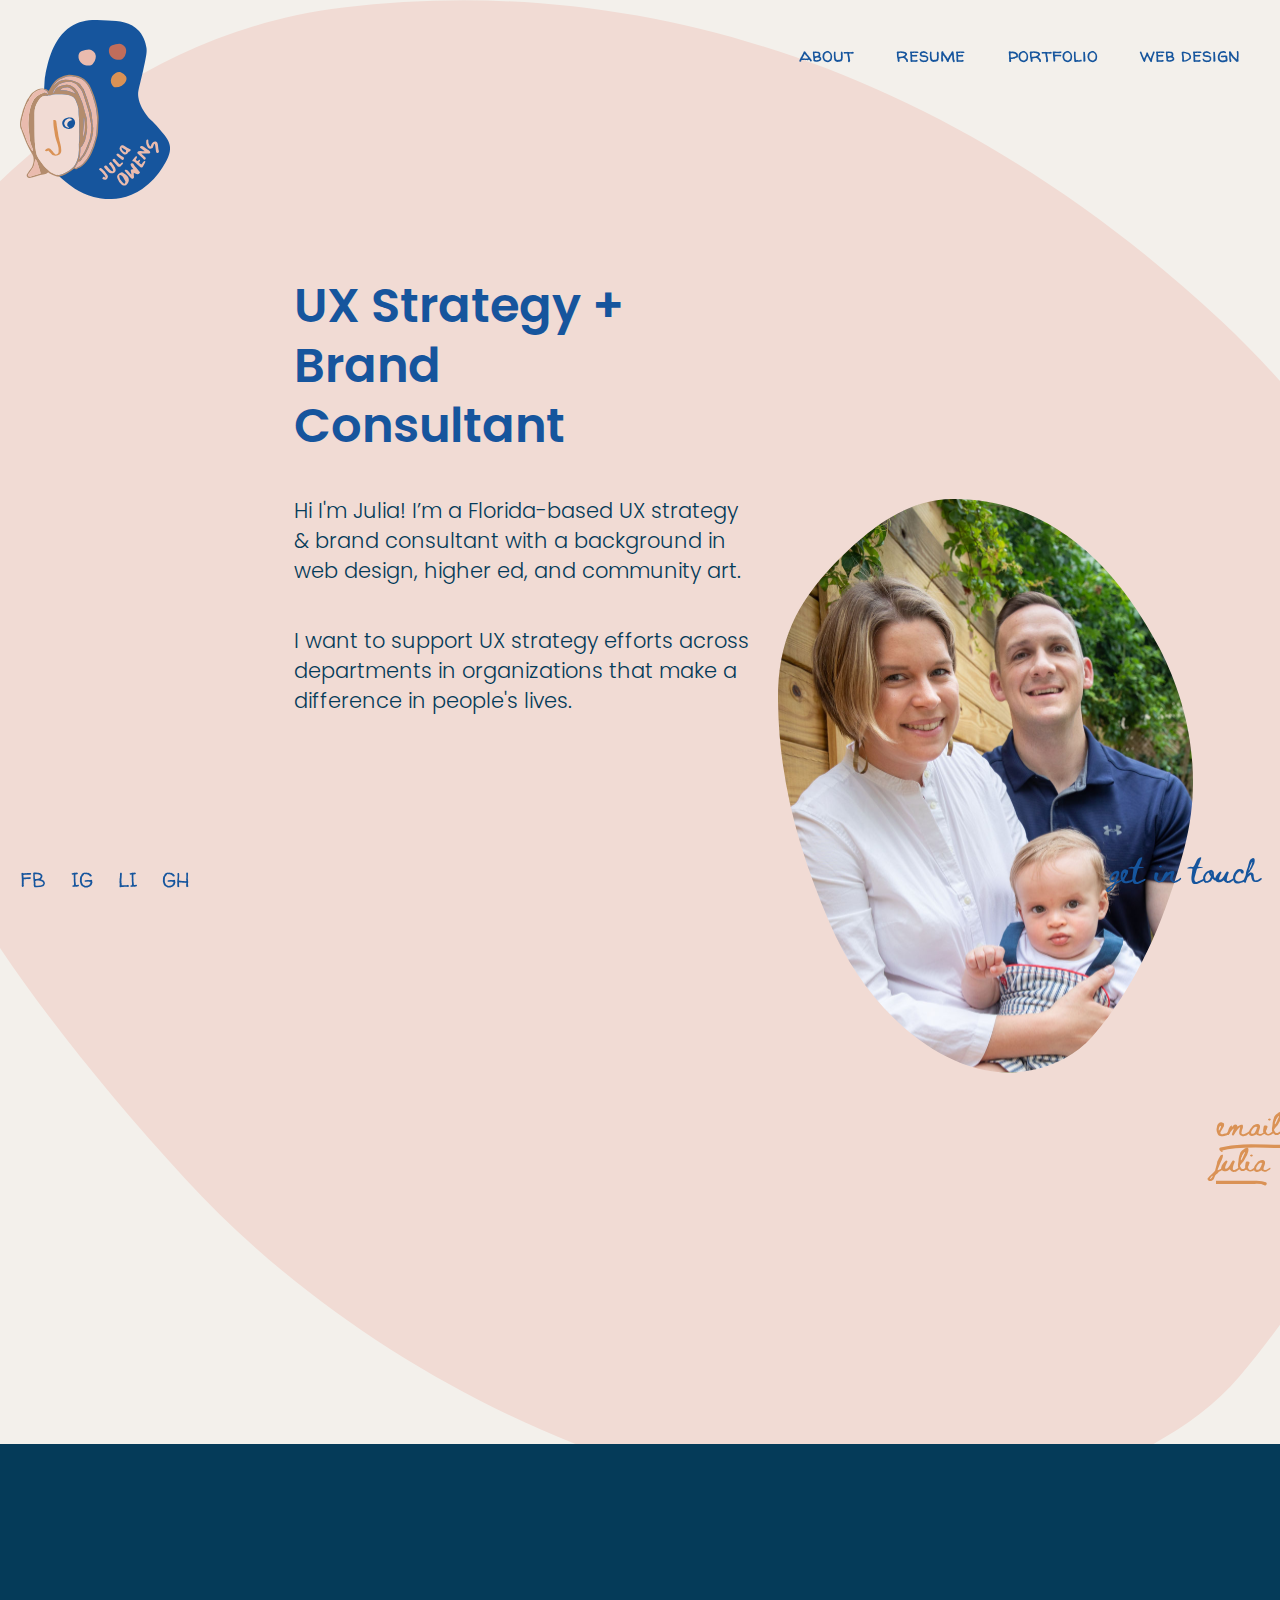
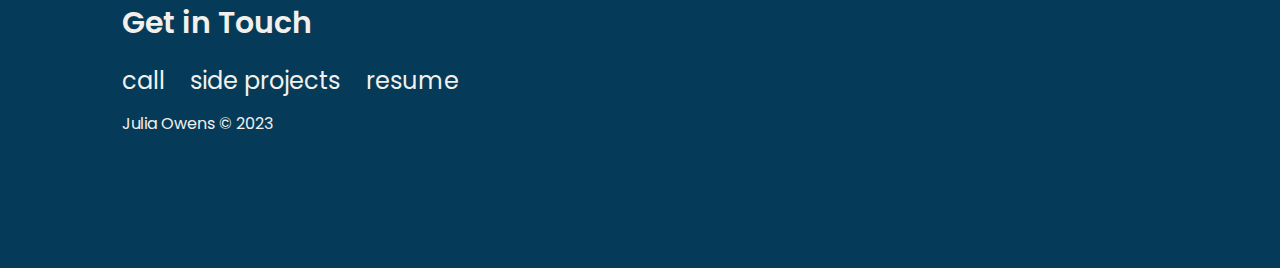
<file: index.html>
<!DOCTYPE html>
<html lang="en" dir="ltr">
   <head>
      <meta charset="utf-8">
      <title>Julia Owens</title>
      <meta name="viewport" content="width=device-width, initial-scale=1">
      <link rel="stylesheet" href="css/reset.css">
      <link rel="stylesheet" href="css/style.css">
      <link rel="stylesheet" href="https://fonts.googleapis.com/css2?family=Poppins:ital,wght@0,400;0,600;1,300;1,400;1,600&family=Beth+Ellen&family=Walter+Turncoat&display=swap">
   </head>
   <body>
     <!--navigation with logo and hamburger menu-->
   <div class="page-container">
     <header>
       <div class= "nav-container" id="nav-container" style="top: 0;">
         <div class="logomobile">
           <a href="/">
             <img src="assets/header/ColorHead.svg" alt="julia owens logo" style="width:6rem;">
           </a>
           <h2 class="logomobile">julia owens</h2>
         </div>
         <div class="logodesk">
             <a href="/">
               <img src="assets/header/colorlogo.svg" alt="julia owens logo" style="width:15rem;">
             </a>
         </div>
         <div class="top-right">
           <a href="/about">about</a>
           <a href="https://docs.google.com/document/d/1MXNMKBV0zy5YNFNmRR_R-AoZou5vwUU80KxR2X10TR0/edit?usp=sharing" target="_blank">resume</a>
           <a href="/portfolio">portfolio</a>
           <a href="/webdesign">web design</a>
         </div>
         <!-- Navigation links (hidden by default) -->
         <div id="menu-container" class="overlay">
            <!-- Button to close the overlay navigation -->
            <div class="myLinks">
              <a href="javascript:void(0)" class="closebtn" onclick="closeNav()">x</a>
              <a href="/about">About</a>
              <a href="https://docs.google.com/document/d/1MXNMKBV0zy5YNFNmRR_R-AoZou5vwUU80KxR2X10TR0/edit?usp=sharing" target="_blank">Resume</a>
              <a href="/portfolio">Portfolio</a>
              <a href="/webdesign">Web Design</a>
              <a href="/sideprojects">Art + Collabs</a>
            </div>
          </div>
 <!-- "Hamburger menu" / "hamburger" to toggle the navigation links -->
          <span onclick="openNav()" class="hamburger">
             <img class='hamburger' src="assets/header/hamburger.svg" alt="menu icon">
          </span>
       </div>
     </header>
      <main>
         <div class="content-container">
<!--hero unit-->
<!--about content-->
        <!--about content-->
        <section class="about">
          <img class="biopic" src="assets/shapes/biopic.svg" alt="picture of julia owens">
          <h1 class="blue">UX Strategy + Brand Consultant</h2>
          <div class="bio">
            <h6>Hi I'm Julia! I’m a Florida-based UX strategy & brand consultant with a background in web design, higher ed, and community art.</h6>
            <h6>I want to support UX strategy efforts across departments in organizations that make a difference in people's lives.</h6>
          </div>
          <div class="ProjectCTA">
            <a href="mailto: juliasowens@gmail.com">
            email julia
            </a>
          </div>
        </section>
      </div>
        <footer>
          <footer id="footer">
            <div class="desk-links">
              <ul class="bottom-left">
                  <li><a href="https://www.facebook.com/juliasowens">FB</a></li>
                  <li><a href="https://www.instagram.com/juliasowens">IG</a></li>
                  <li><a href="https://www.linkedin.com/juliasowens">LI</a></li>
                  <li><a href="https://www.github.com/juliasowens">GH</a></li>
              </ul>
              <a class="bottom-right" href="mailto:juliasowens@gmail.com">get in touch</a>
            </div>
            <h4>Get in Touch</h4>
            <address>
                <ul class="contactinfo">
                 <li><a href="tel:+3214386879">call</a></li>
                 <li><a href="/sideprojects">side projects</a></li>
                 <li><a href="https://docs.google.com/document/d/1MXNMKBV0zy5YNFNmRR_R-AoZou5vwUU80KxR2X10TR0/edit?usp=sharing">resume</a></li>
  <!--  weekly web tips      <li><a href="https://dedicated-thinker-2552.ck.page/601ba9da36">weekly web tips</a></li>-->  
                </ul>
                <div class="social">
                   <a href="mailto:juliasowens@gmail.com">email</a> <br>
                   <a href="https://www.facebook.com/juliasowens">social: FB</a> <a href="https://www.instagram.com/juliasowens">IG</a>  <a href="https://www.linkedin.com/juliasowens">LI</a> <a href="https://www.github.com/juliasowens">GH</a>
                </div>
            </address>
            <p>Julia Owens © 2023</p>
          </footer>
      <script>
        window.onscroll = function() {
        var currentScrollPos = window.pageYOffset;
            if (currentScrollPos > 20) {
              document.getElementById("nav-container").style.display = "none";
            } else {
              document.getElementById("nav-container").style.display = "initial";
            }
            prevScrollpos = currentScrollPos;
          }
        function openNav() {
            document.getElementById("menu-container").style.width = "100%";
          }
        function closeNav() {
            document.getElementById("menu-container").style.width = "0%";
          }
      </script>
      <!-- Global site tag (gtag.js) - Google Analytics -->
      <script async src="https://www.googletagmanager.com/gtag/js?id=UA-165975518-1">
      </script>
      <script>
        window.dataLayer = window.dataLayer || [];
        function gtag(){dataLayer.push(arguments);}
        gtag('js', new Date());

        gtag('config', 'UA-165975518-1');
      </script>
    </div>
   </body>
</html>
</file>
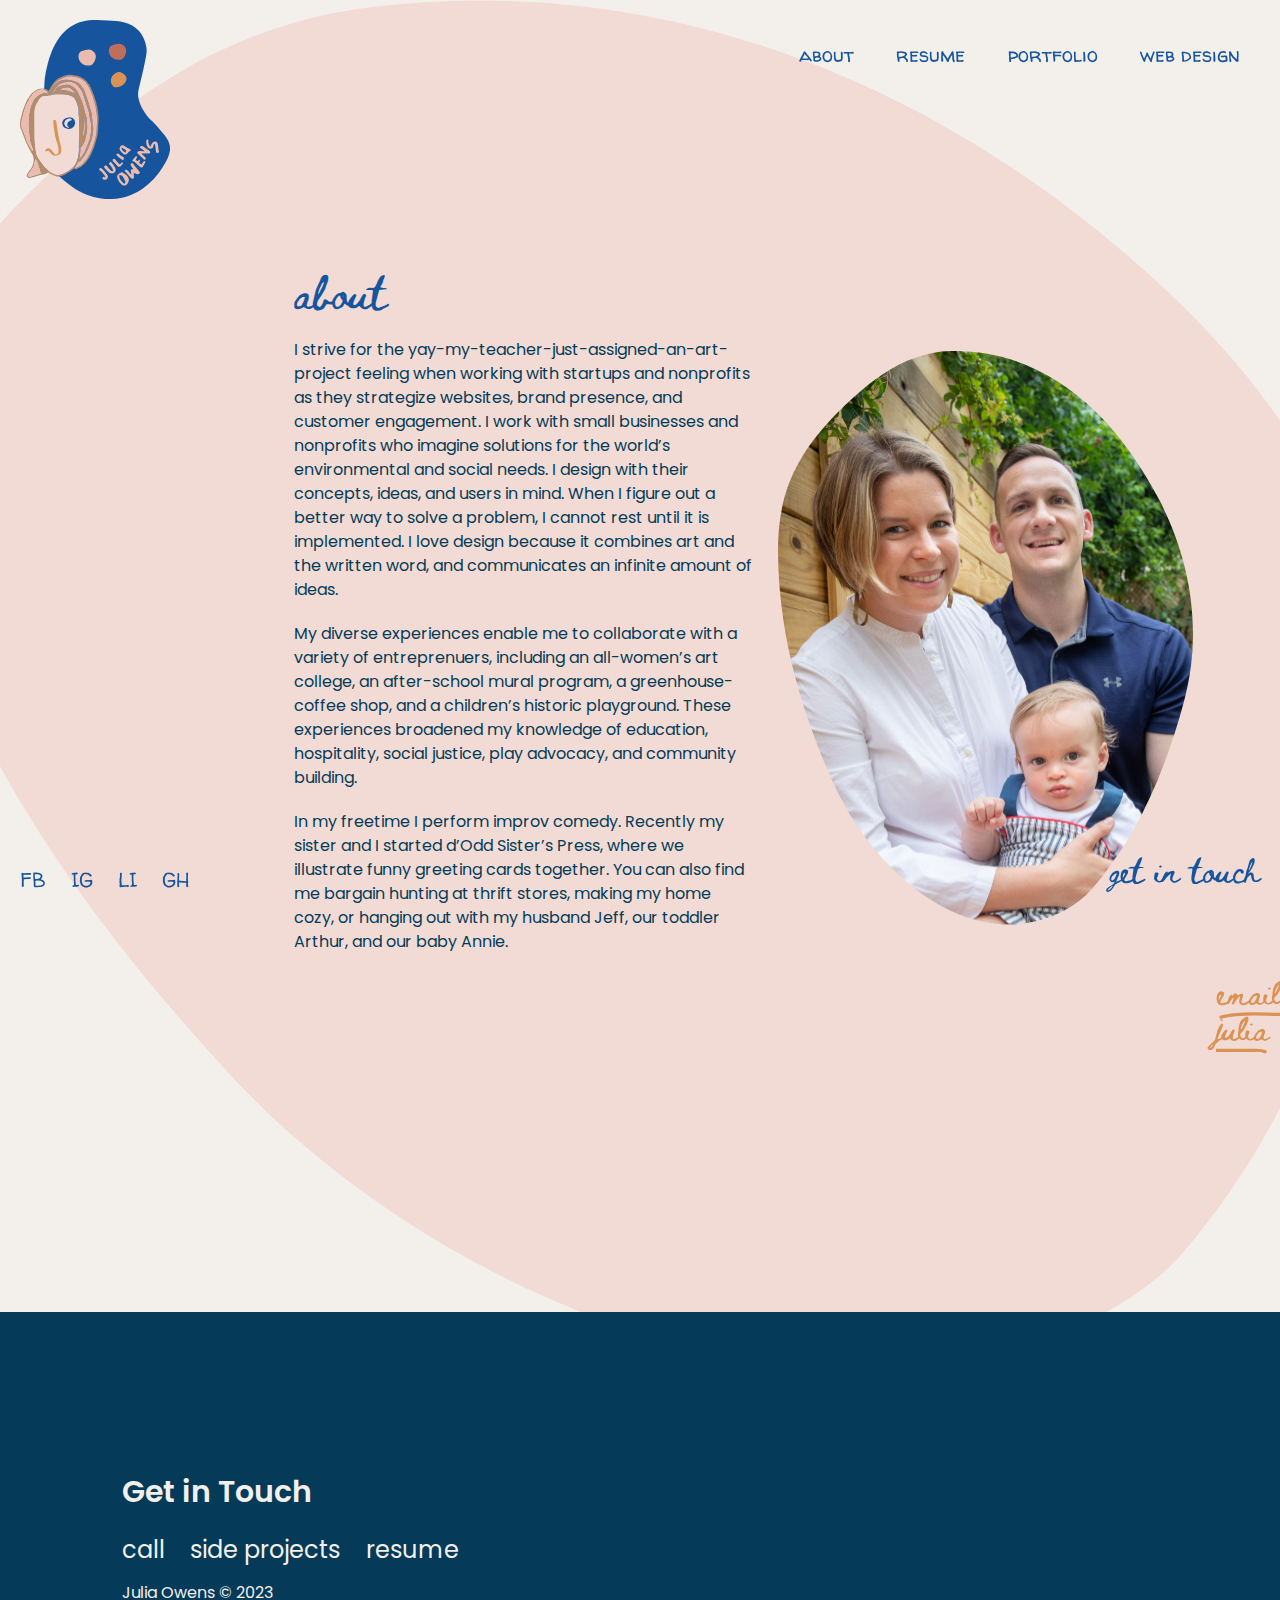
<file: about.html>
<!DOCTYPE html>
<html lang="en" dir="ltr">
   <head>
      <meta charset="utf-8">
      <title>Julia Owens</title>
      <meta name="viewport" content="width=device-width, initial-scale=1">
      <link rel="stylesheet" href="css/reset.css">
      <link rel="stylesheet" href="css/style.css">
      <link rel="stylesheet" href="https://fonts.googleapis.com/css2?family=Poppins:ital,wght@0,400;0,600;1,300;1,400;1,600&family=Beth+Ellen&family=Walter+Turncoat&display=swap">
   </head>
   <body>
     <!--navigation with logo and hamburger menu-->
   <div class="page-container">
     <header>
       <div class= "nav-container" id="nav-container" style="top: 0;">
         <div class="logomobile">
           <a href="/">
             <img src="assets/header/ColorHead.svg" alt="julia owens logo" style="width:6rem;">
           </a>
           <h2 class="logomobile">julia owens</h2>
         </div>
         <div class="logodesk">
             <a href="/">
               <img src="assets/header/colorlogo.svg" alt="julia owens logo" style="width:15rem;">
             </a>
         </div>
         <div class="top-right">
           <a href="/about">about</a>
           <a href="https://docs.google.com/document/d/1MXNMKBV0zy5YNFNmRR_R-AoZou5vwUU80KxR2X10TR0/edit?usp=sharing" target="_blank">resume</a>
           <a href="/portfolio">portfolio</a>
           <a href="/webdesign">web design</a>
         </div>
         <!-- Navigation links (hidden by default) -->
         <div id="menu-container" class="overlay">
            <!-- Button to close the overlay navigation -->
            <div class="myLinks">
              <a href="javascript:void(0)" class="closebtn" onclick="closeNav()">x</a>
              <a href="/about">About</a>
              <a href="https://docs.google.com/document/d/1MXNMKBV0zy5YNFNmRR_R-AoZou5vwUU80KxR2X10TR0/edit?usp=sharing" target="_blank">Resume</a>
              <a href="/portfolio">Portfolio</a>
              <a href="/webdesign">Web Design</a>
              <a href="/sideprojects">Art + Collabs</a>
            </div>
          </div>
 <!-- "Hamburger menu" / "hamburger" to toggle the navigation links -->
          <span onclick="openNav()" class="hamburger">
             <img class='hamburger' src="assets/header/hamburger.svg" alt="menu icon">
          </span>
       </div>
     </header>
      <main>
         <div class="content-container">
<!--about content-->
            <section class="about">
               <img class="biopic" src="assets/shapes/biopic.svg" alt="picture of julia owens">
               <h2 class="blue">about</h2>
               <div class="bio">
                 <p>I strive for the yay-my-teacher-just-assigned-an-art-project feeling when working with startups and nonprofits as they strategize websites, brand presence, and customer engagement. I work with small businesses and nonprofits who imagine solutions for the world’s environmental and social needs. I design with their concepts, ideas, and users in mind. When I figure out a better way to solve a problem, I cannot rest until it is implemented. I love design because it combines art and the written word, and communicates an infinite amount of ideas.</p>
                 <p>My diverse experiences enable me to collaborate with a variety of entreprenuers, including an all-women’s art college,  an after-school mural program, a greenhouse-coffee shop, and a children’s historic playground. These experiences broadened my knowledge of education, hospitality, social justice, play advocacy, and community building.</p>
                 <p>In my freetime I perform improv comedy. Recently my sister and I started d’Odd Sister’s Press, where we illustrate funny greeting cards together. You can also find me bargain hunting at thrift stores, making my home cozy, or hanging out with my husband Jeff, our toddler Arthur, and our baby Annie.</p>
               </div>
               <div class="ProjectCTA">
                <a href="mailto: juliasowens@gmail.com">
                email julia
                </a>
               </div>
            </section>
         </div>
<!--footer-->
      </main>
      <footer>
        <footer id="footer">
          <div class="desk-links">
            <ul class="bottom-left">
                <li><a href="https://www.facebook.com/juliasowens">FB</a></li>
                <li><a href="https://www.instagram.com/juliasowens">IG</a></li>
                <li><a href="https://www.linkedin.com/juliasowens">LI</a></li>
                <li><a href="https://www.github.com/juliasowens">GH</a></li>
            </ul>
            <a class="bottom-right" href="mailto:juliasowens@gmail.com">get in touch</a>
          </div>
          <h4>Get in Touch</h4>
          <address>
              <ul class="contactinfo">
               <li><a href="tel:+3214386879">call</a></li>
               <li><a href="/sideprojects">side projects</a></li>
               <li><a href="https://docs.google.com/document/d/1MXNMKBV0zy5YNFNmRR_R-AoZou5vwUU80KxR2X10TR0/edit?usp=sharing">resume</a></li>
<!--  weekly web tips      <li><a href="https://dedicated-thinker-2552.ck.page/601ba9da36">weekly web tips</a></li>-->  
              </ul>
              <div class="social">
                 <a href="mailto:juliasowens@gmail.com">email</a> <br>
                 <a href="https://www.facebook.com/juliasowens">social: FB</a> <a href="https://www.instagram.com/juliasowens">IG</a>  <a href="https://www.linkedin.com/juliasowens">LI</a> <a href="https://www.github.com/juliasowens">GH</a>
              </div>
          </address>
          <p>Julia Owens © 2023</p>
        </footer>
      <script>
      window.onscroll = function() {
      var currentScrollPos = window.pageYOffset;
          if (currentScrollPos > 20) {
            document.getElementById("nav-container").style.display = "none";
          } else {
            document.getElementById("nav-container").style.display = "initial";
          }
          prevScrollpos = currentScrollPos;
        }
      function openNav() {
          document.getElementById("menu-container").style.width = "100%";
        }
      function closeNav() {
          document.getElementById("menu-container").style.width = "0%";
        }
    </script>
      <!-- Global site tag (gtag.js) - Google Analytics -->
      <script async src="https://www.googletagmanager.com/gtag/js?id=UA-165975518-1"></script>
      <script>
        window.dataLayer = window.dataLayer || [];
        function gtag(){dataLayer.push(arguments);}
        gtag('js', new Date());

        gtag('config', 'UA-165975518-1');
      </script>
   </body>
</html>
</file>
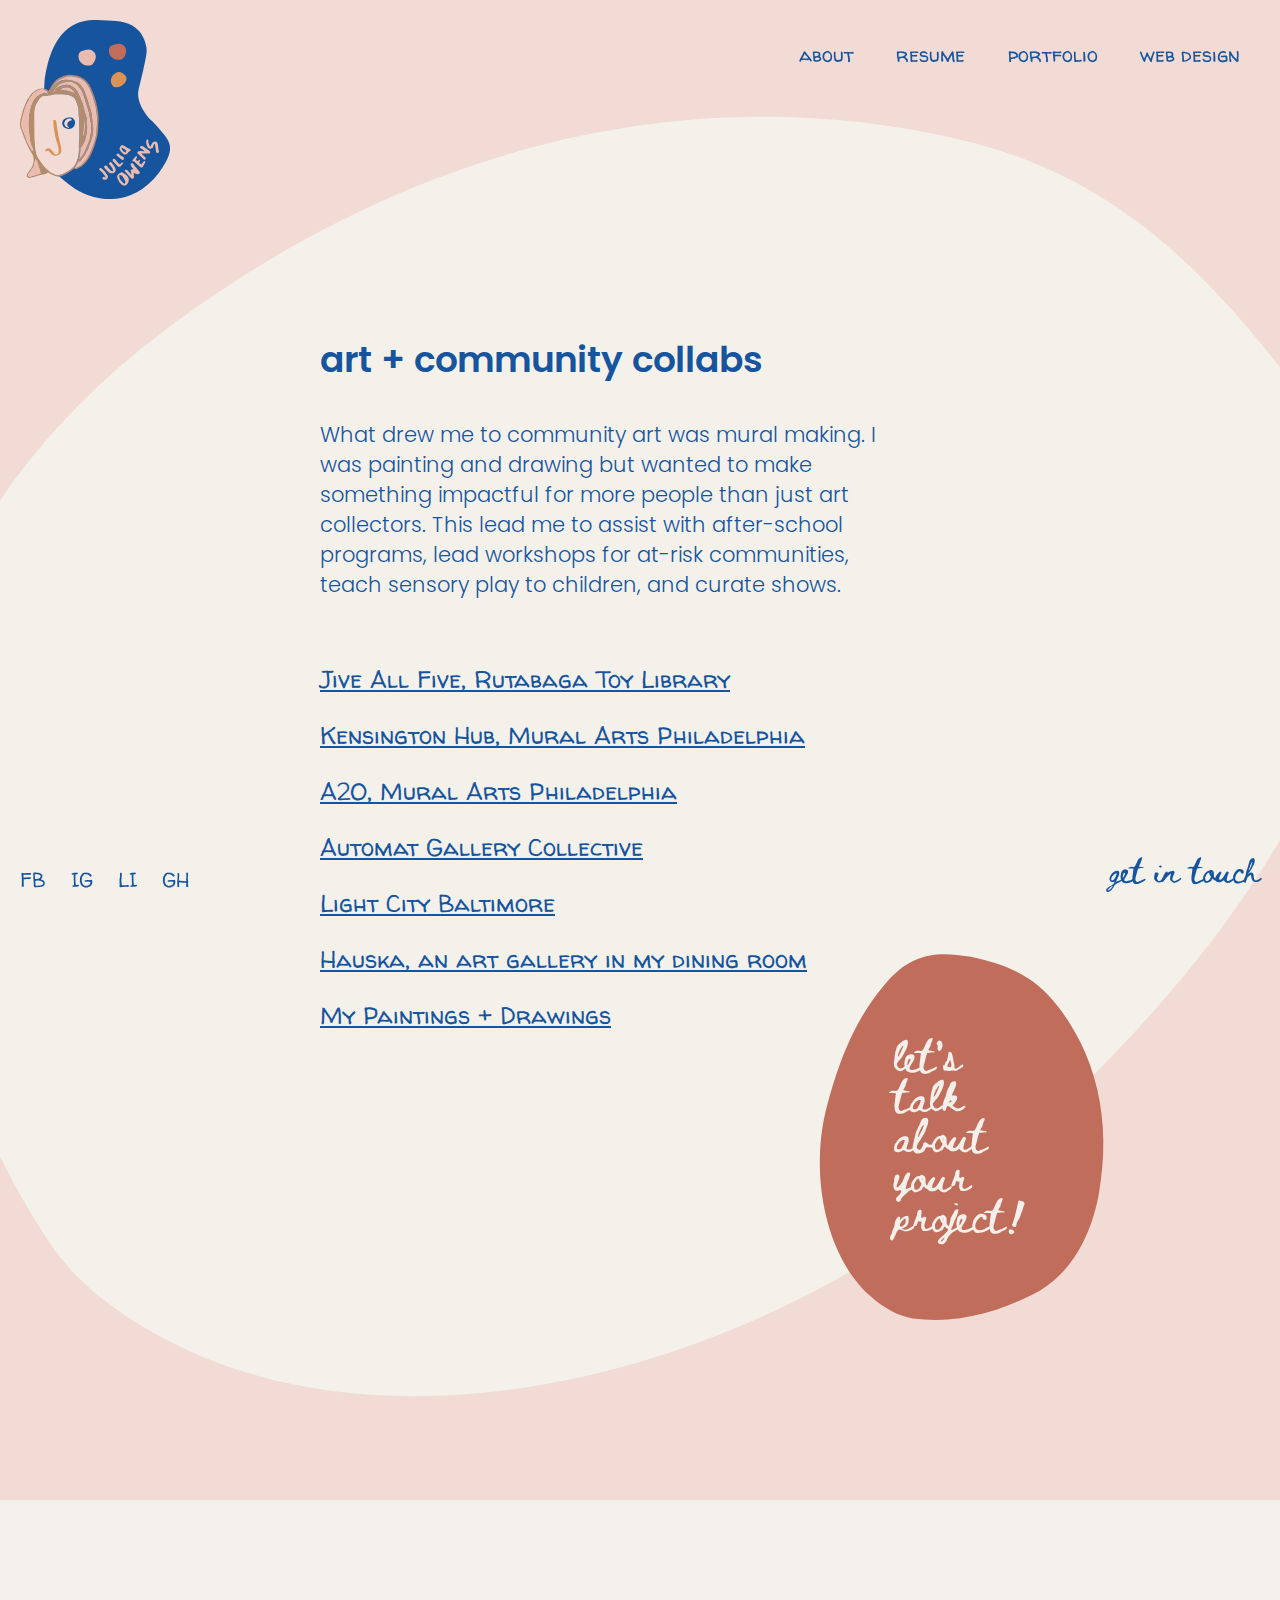
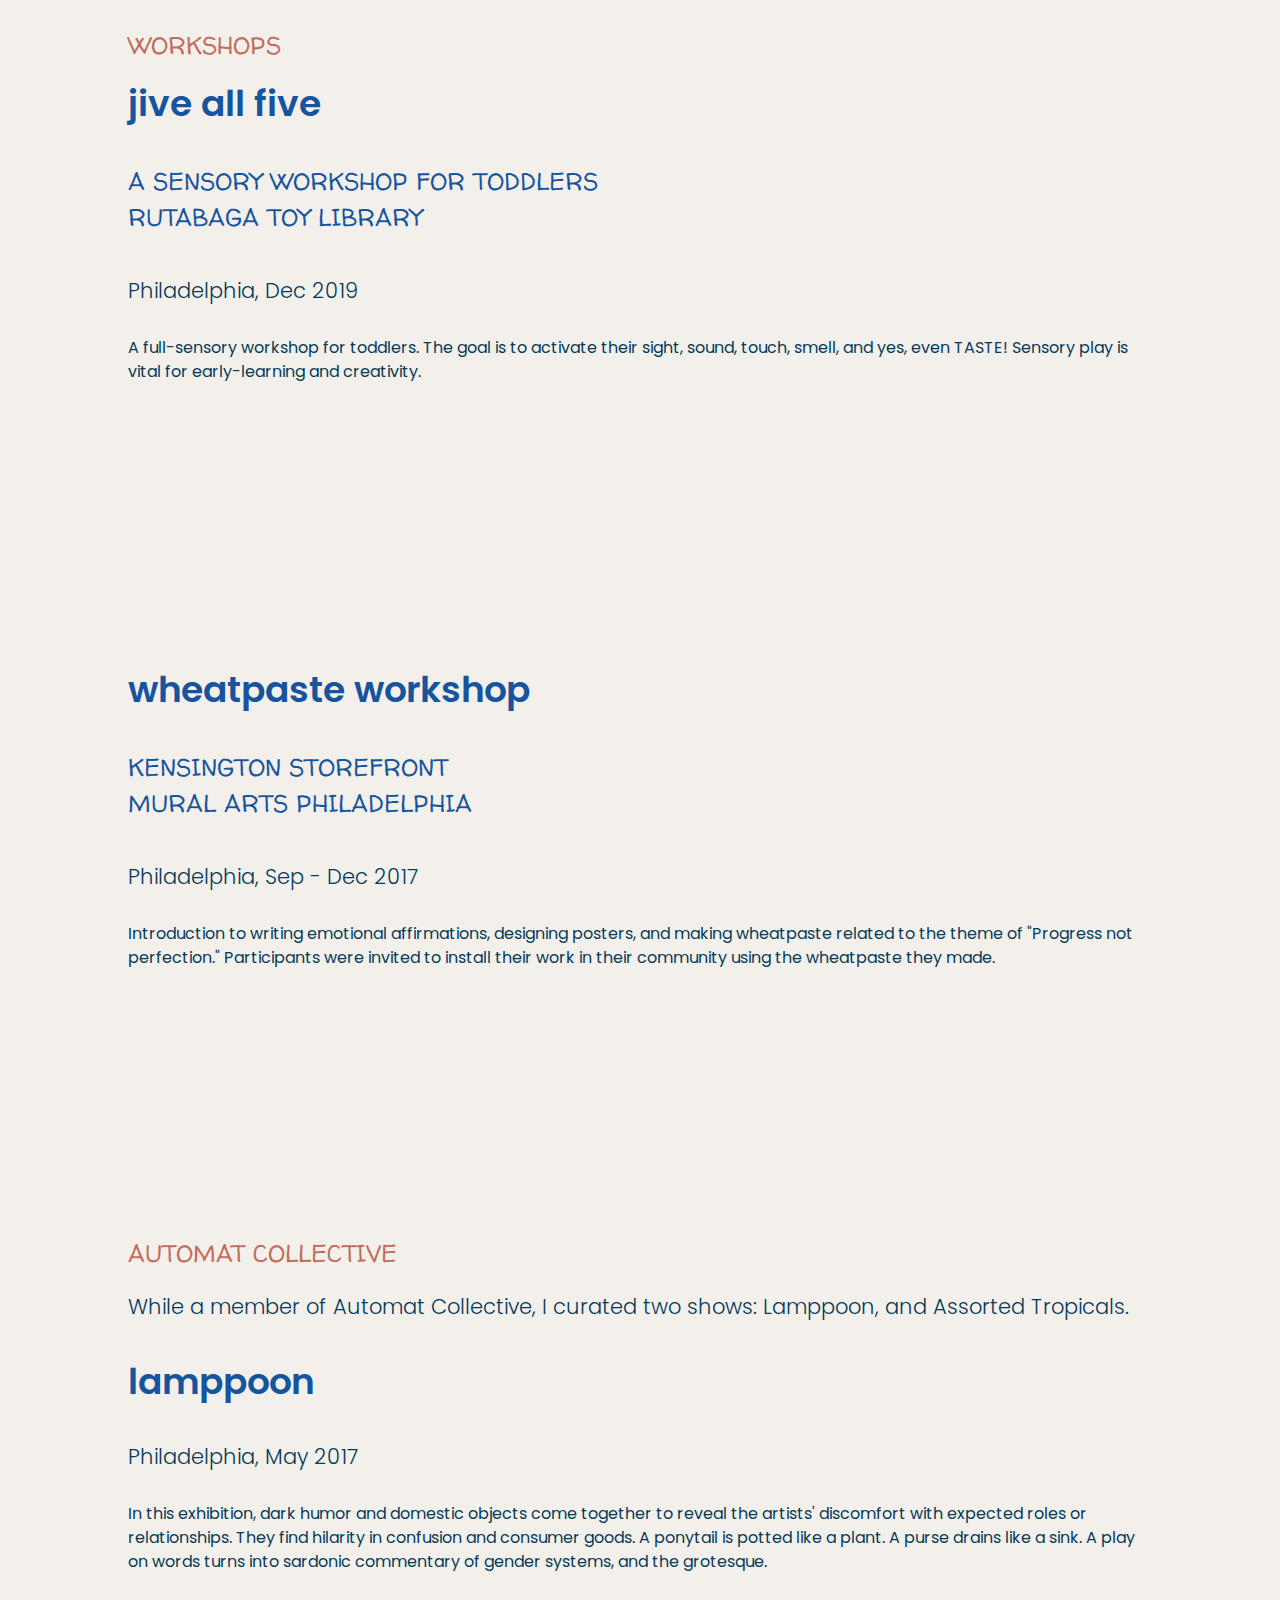
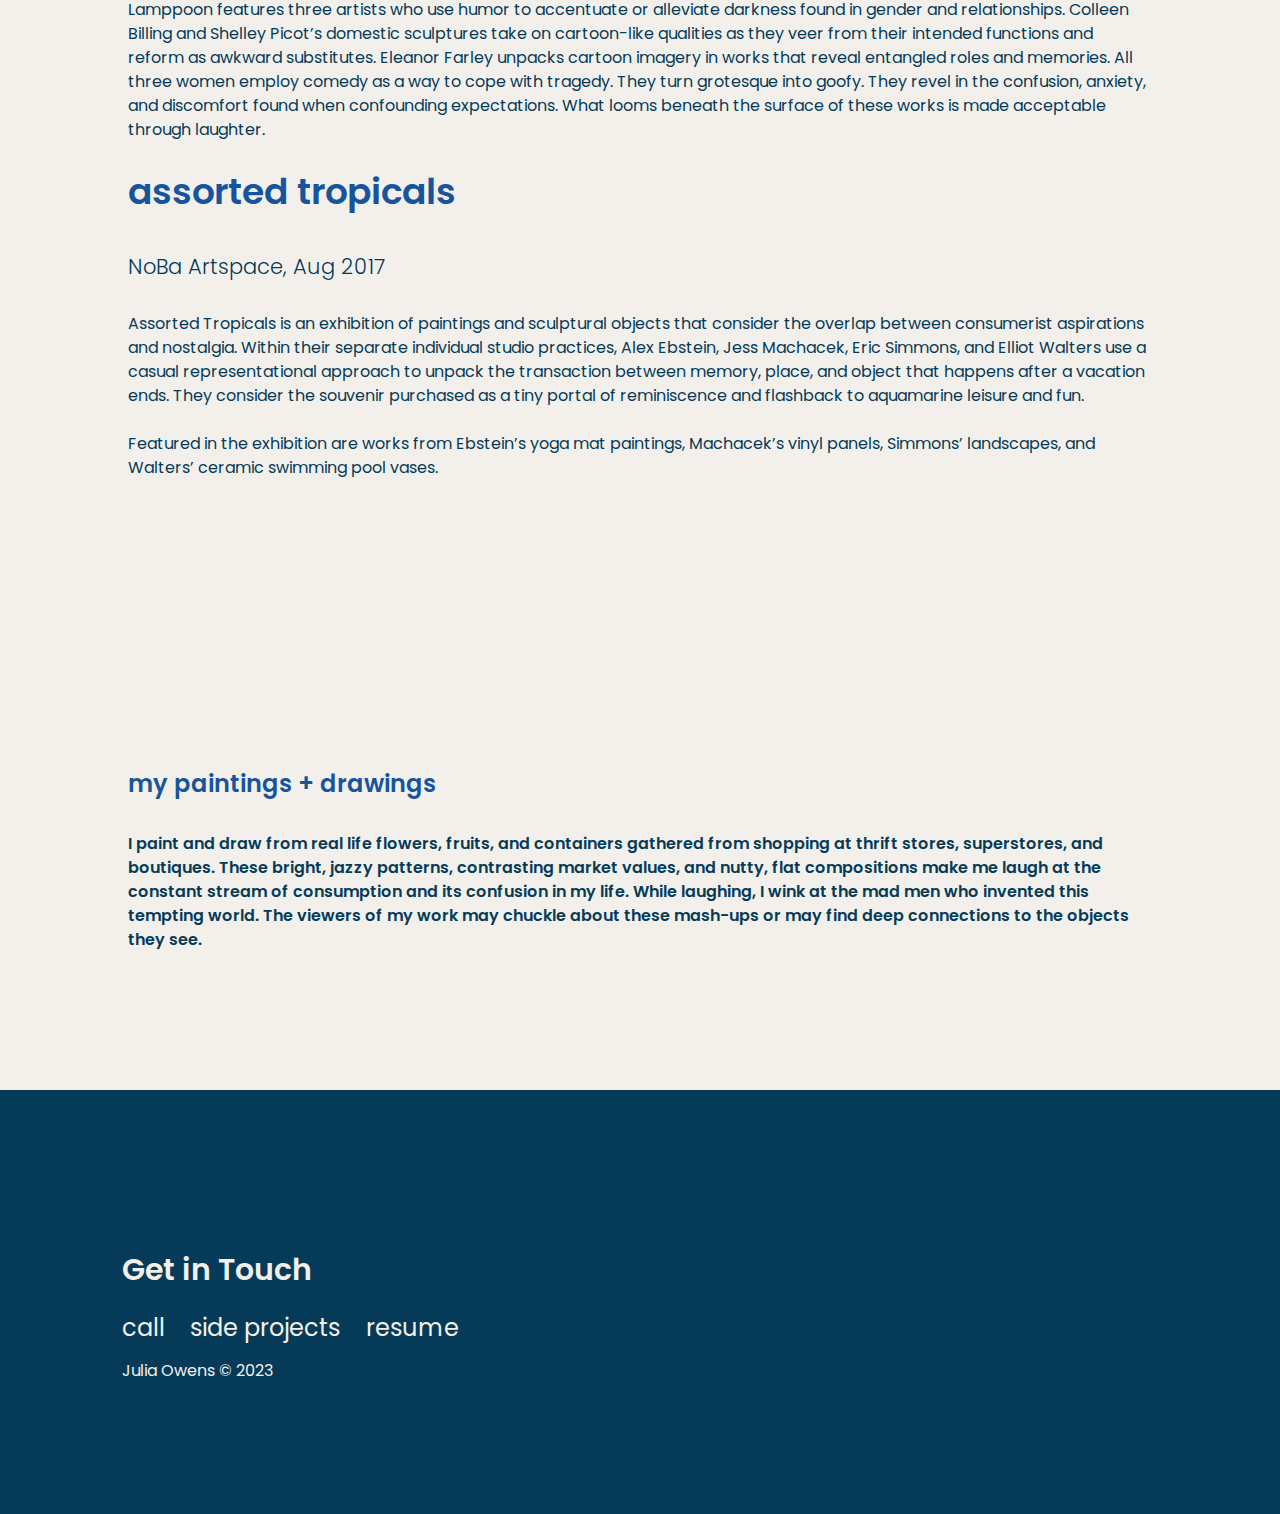
<file: art.html>
<!DOCTYPE html>
<html lang="en" dir="ltr">
   <head>
      <meta charset="utf-8">
      <title>Julia Owens</title>
      <meta name="viewport" content="width=device-width, initial-scale=1">
      <link rel="stylesheet" href="css/reset.css">
      <link rel="stylesheet" href="css/style.css">
      <link rel="stylesheet" href="https://fonts.googleapis.com/css2?family=Poppins:ital,wght@0,400;0,600;1,300;1,400;1,600&family=Beth+Ellen&family=Walter+Turncoat&display=swap">
   </head>
   <body>
     <!--navigation with logo and hamburger menu-->
   <div class="page-container">
     <header>
       <div class= "nav-container" id="nav-container" style="top: 0;">
         <div class="logomobile">
           <a href="/">
             <img src="assets/header/ColorHead.svg" alt="julia owens logo" style="width:6rem;">
           </a>
           <h2 class="logomobile">julia owens</h2>
         </div>
         <div class="logodesk">
             <a href="/">
               <img src="assets/header/colorlogo.svg" alt="julia owens logo" style="width:15rem;">
             </a>
         </div>
         <div class="top-right">
           <a href="/about">about</a>
           <a href="https://docs.google.com/document/d/1MXNMKBV0zy5YNFNmRR_R-AoZou5vwUU80KxR2X10TR0/edit?usp=sharing" target="_blank">resume</a>
           <a href="/portfolio">portfolio</a>
           <a href="/webdesign">web design</a>
         </div>
         <!-- Navigation links (hidden by default) -->
         <div id="menu-container" class="overlay">
            <!-- Button to close the overlay navigation -->
            <div class="myLinks">
              <a href="javascript:void(0)" class="closebtn" onclick="closeNav()">x</a>
              <a href="/about">About</a>
              <a href="https://docs.google.com/document/d/1MXNMKBV0zy5YNFNmRR_R-AoZou5vwUU80KxR2X10TR0/edit?usp=sharing" target="_blank">Resume</a>
              <a href="/portfolio">Portfolio</a>
              <a href="/webdesign">Web Design</a>
              <a href="/sideprojects">Art + Collabs</a>
            </div>
          </div>
 <!-- "Hamburger menu" / "hamburger" to toggle the navigation links -->
          <span onclick="openNav()" class="hamburger">
             <img class='hamburger' src="assets/header/hamburger.svg" alt="menu icon">
          </span>
       </div>
     </header>
      <main>
         <div class="content-container">
<!--art+community collab intro content-->
            <section class="testimonials" id="testimonials">
              <h3 class="blue">art + community collabs</h3>
              <h6 class="blue">What drew me to community art was mural making. I was painting and drawing but wanted to make something impactful for more people than just art collectors. This lead me to assist with after-school programs, lead workshops for at-risk communities, teach sensory play to children, and curate shows.</h6>
              <div class="blue button">
                <ul>
                  <li><a href="art.html#rutabaga">Jive All Five, Rutabaga Toy Library</a></li>
                  <li><a href="art.html#kenzo">Kensington Hub, Mural Arts Philadelphia</a></li>
                  <li><a href="art.html#a2o">A2O, Mural Arts Philadelphia</a></li>
                  <li><a href="art.html#automat">Automat Gallery Collective</a></li>
                  <li><a href="art.html#light">Light City Baltimore</a></li>
                  <li><a href="hauska.html">Hauska, an art gallery in my dining room</a></li>
                  <li><a href="art.html#myart">My Paintings + Drawings</a></li>
                </ul>
              </div>
              <div class="redfill-button">
                 <a href="https://calendly.com/juliasowens/15-min-call" class= "fancy">let's talk about your project!</a>
              </div>
            </section>
<!--rutabaga content -->
            <section class="workshop" id="rutabaga">
                 <h5>workshops</h5>
                 <div>

              <!--  Picture Placeholder    <div class="artframe">
                        <img class="art" src="assets/shapes/biopic.svg" alt="picture of julia owens">
                    </div>  -->
                    <h3 class="blue">jive all five<h4>
                    <h5 class="blue">a sensory workshop for toddlers<br>rutabaga toy library</h5>
                    <h6>Philadelphia, Dec 2019</h6>
                    <p>A full-sensory workshop for toddlers. The goal is to activate their sight, sound, touch, smell, and yes, even TASTE! Sensory play is vital for early-learning and creativity.</p>
                 </div>
<!--               <div class="button">
                  <a href="mailto:juliasowens@gmail.com" class="orange-button">Email Julia</a>
               </div>  -->
            </section>
            <section class="workshop" id="kenzo">
              <div>
            <!--  Picture Placeholder       <div class="artframe">
                     <img class="art" src="assets/shapes/biopic.svg" alt="picture of julia owens">
                </div>  -->
                <h3 class="blue">wheatpaste workshop</h3>
                <h5 class="blue">kensington storefront<br>mural arts philadelphia<br></h5>
                <h6>Philadelphia, Sep - Dec 2017</h6>
                <p>Introduction to writing emotional affirmations, designing posters, and making wheatpaste related to the theme of "Progress not perfection." Participants were invited to install their work in their community using the wheatpaste they made.</p>
              </div>
            </section>
<!--automat content-->
            <section class="automat" id="automat">
                 <h5>automat collective</h5>
                 <h6>While a member of Automat Collective, I curated two shows: Lamppoon, and Assorted Tropicals.</h6>
                 <div>
            <!--  Picture Placeholder           <div class="artframe">
                        <img class="art" src="assets/shapes/biopic.svg" alt="picture of julia owens">
                    </div> -->
                    <h3 class="blue">lamppoon</h3>
                    <h6>Philadelphia, May 2017</h6>
                    <p>In this exhibition, dark humor and domestic objects come together to reveal the artists' discomfort with expected roles or relationships. They find hilarity in confusion and consumer goods. A ponytail is potted like a plant. A purse drains like a sink. A play on words turns into sardonic commentary of gender systems, and the grotesque.<br> <br>
                      Lamppoon features three artists who use humor to accentuate or alleviate darkness found in gender and relationships. Colleen Billing and Shelley Picot’s domestic sculptures take on cartoon-like qualities as they veer from their intended functions and reform as awkward substitutes. Eleanor Farley unpacks cartoon imagery in works that reveal entangled roles and memories. All three women employ comedy as a way to cope with tragedy. They turn grotesque into goofy. They revel in the confusion, anxiety, and discomfort found when confounding expectations. What looms beneath the surface of these works is made acceptable through laughter.</p>
              <!--  Picture Placeholder         <div class="artframe">
                           <img class="art" src="assets/shapes/biopic.svg" alt="picture of julia owens">
                    </div> -->
                    <h3 class="blue">assorted tropicals</h3>
                    <h6>NoBa Artspace, Aug 2017</h6>
                    <p>Assorted Tropicals is an exhibition of paintings and sculptural objects that consider the overlap between consumerist aspirations and nostalgia. Within their separate individual studio practices, Alex Ebstein, Jess Machacek, Eric Simmons, and Elliot Walters use a casual representational approach to unpack the transaction between memory, place, and object that happens after a vacation ends. They consider the souvenir purchased as a tiny portal of reminiscence and flashback to aquamarine leisure and fun.<br> <br>Featured in the exhibition are works from Ebstein’s yoga mat paintings, Machacek’s vinyl panels, Simmons’ landscapes, and Walters’ ceramic swimming pool vases.</p>
                </div>
<!--               <div class="button">
                  <a href="mailto:juliasowens@gmail.com" class="orange-button">Email Julia</a>
               </div>  -->
            </section>
<!--my paintings and drawings -->
            <section class="myart" id="myart">
              <!--  Picture Placeholder       <img class="art" src="assets/shapes/biopic.svg" alt="picture of julia owens"> -->
                  <h4 class="blue">my paintings + drawings<h4>
                  <p>I paint and draw from real life flowers, fruits, and containers gathered from shopping at thrift stores, superstores, and boutiques. These bright, jazzy patterns, contrasting market values, and nutty, flat compositions make me laugh at the constant stream of consumption and its confusion in my life. While laughing, I wink at the mad men who invented this tempting world. The viewers of my work may chuckle about these mash-ups or may find deep connections to the objects they see.</p>
<!--               <div class="button">
                  <a href="mailto:juliasowens@gmail.com" class="orange-button">Email Julia</a>
               </div>  -->
            </section>
         </div>
<!--footer-->
      </main>
      <footer>
        <footer id="footer">
          <div class="desk-links">
            <ul class="bottom-left">
                <li><a href="https://www.facebook.com/juliasowens">FB</a></li>
                <li><a href="https://www.instagram.com/juliasowens">IG</a></li>
                <li><a href="https://www.linkedin.com/juliasowens">LI</a></li>
                <li><a href="https://www.github.com/juliasowens">GH</a></li>
            </ul>
            <a class="bottom-right" href="mailto:juliasowens@gmail.com">get in touch</a>
          </div>
          <h4>Get in Touch</h4>
          <address>
              <ul class="contactinfo">
               <li><a href="tel:+3214386879">call</a></li>
               <li><a href="/sideprojects">side projects</a></li>
               <li><a href="https://docs.google.com/document/d/1MXNMKBV0zy5YNFNmRR_R-AoZou5vwUU80KxR2X10TR0/edit?usp=sharing">resume</a></li>
<!--  weekly web tips      <li><a href="https://dedicated-thinker-2552.ck.page/601ba9da36">weekly web tips</a></li>-->  
              </ul>
              <div class="social">
                 <a href="mailto:juliasowens@gmail.com">email</a> <br>
                 <a href="https://www.facebook.com/juliasowens">social: FB</a> <a href="https://www.instagram.com/juliasowens">IG</a>  <a href="https://www.linkedin.com/juliasowens">LI</a> <a href="https://www.github.com/juliasowens">GH</a>
              </div>
          </address>
          <p>Julia Owens © 2023</p>
        </footer>
        <script>
          window.onscroll = function() {
          var currentScrollPos = window.pageYOffset;
              if (currentScrollPos > 20) {
                document.getElementById("nav-container").style.display = "none";
              } else {
                document.getElementById("nav-container").style.display = "initial";
              }
              prevScrollpos = currentScrollPos;
            }
          function openNav() {
              document.getElementById("menu-container").style.width = "100%";
            }
          function closeNav() {
              document.getElementById("menu-container").style.width = "0%";
            }
        </script>
      <!-- Global site tag (gtag.js) - Google Analytics -->
      <script async src="https://www.googletagmanager.com/gtag/js?id=UA-165975518-1"></script>
      <script>
        window.dataLayer = window.dataLayer || [];
        function gtag(){dataLayer.push(arguments);}
        gtag('js', new Date());

        gtag('config', 'UA-165975518-1');
      </script>
   </body>
</html>
</file>
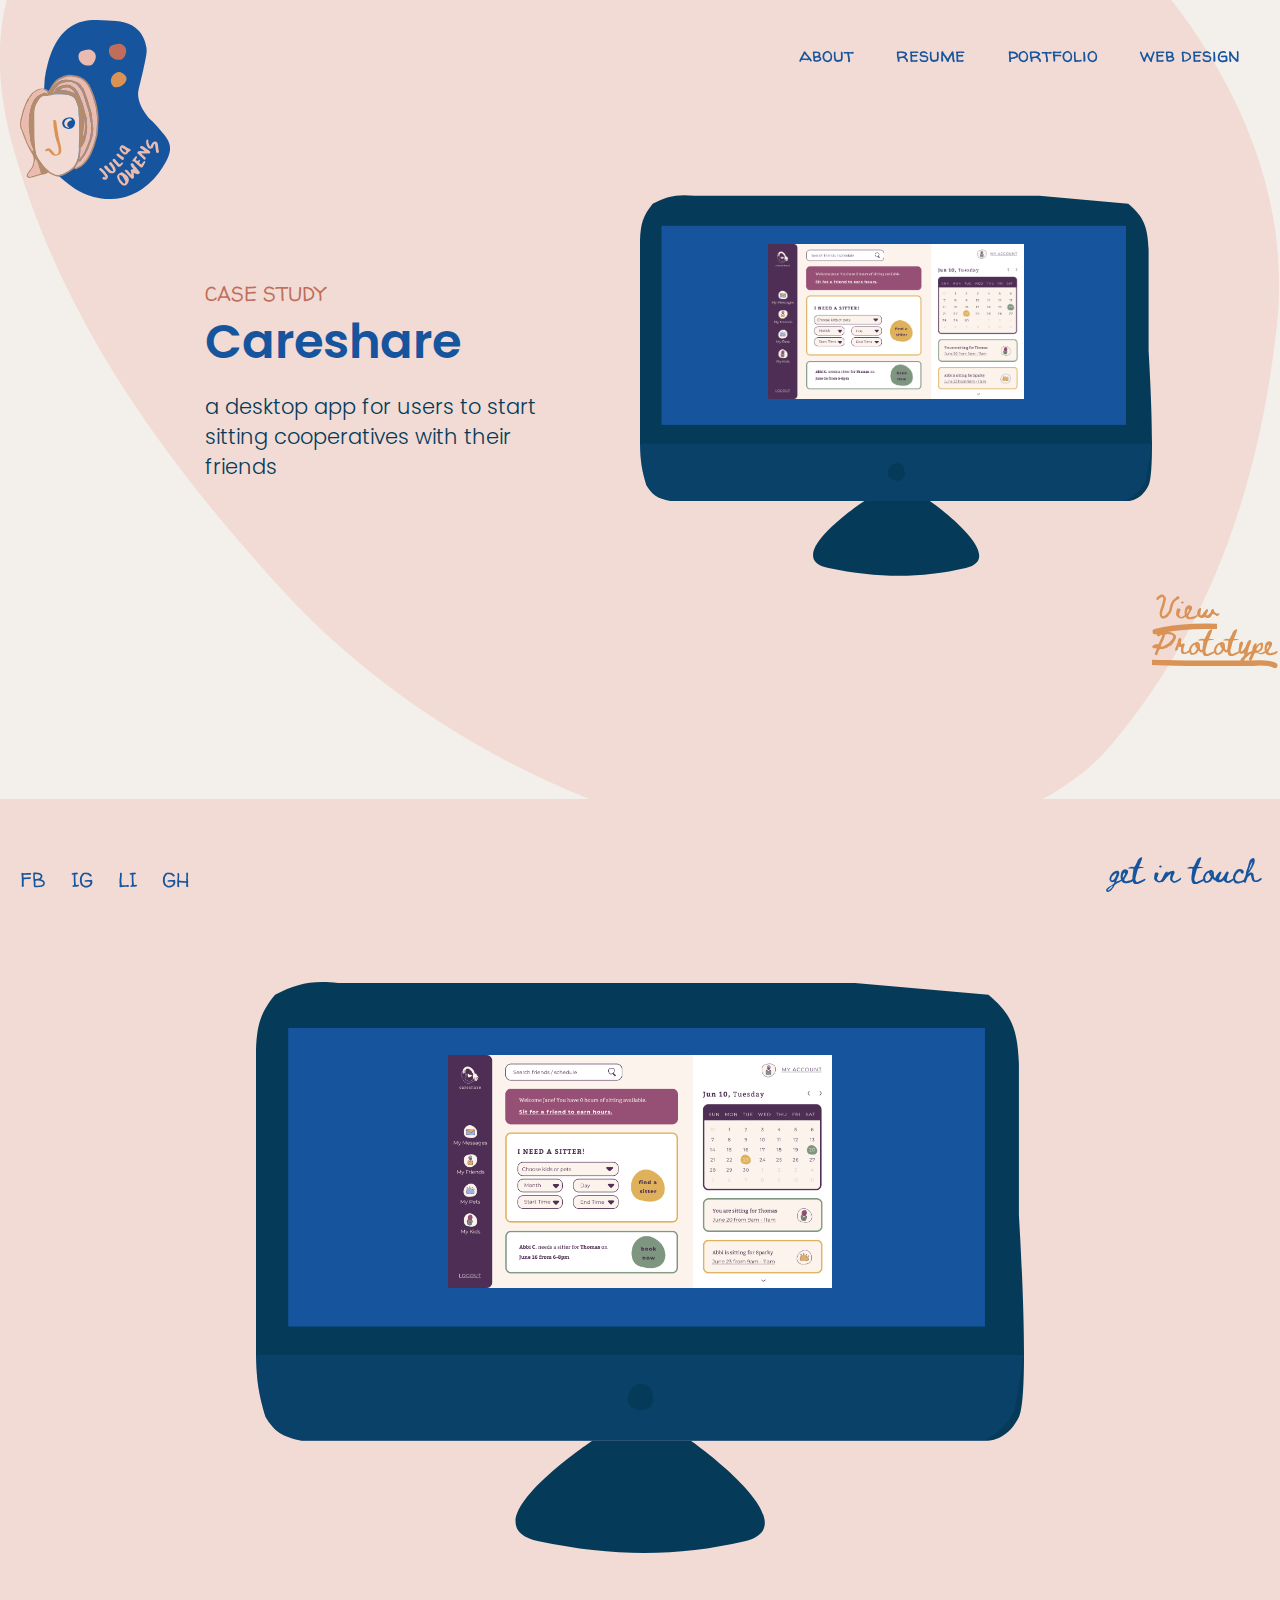
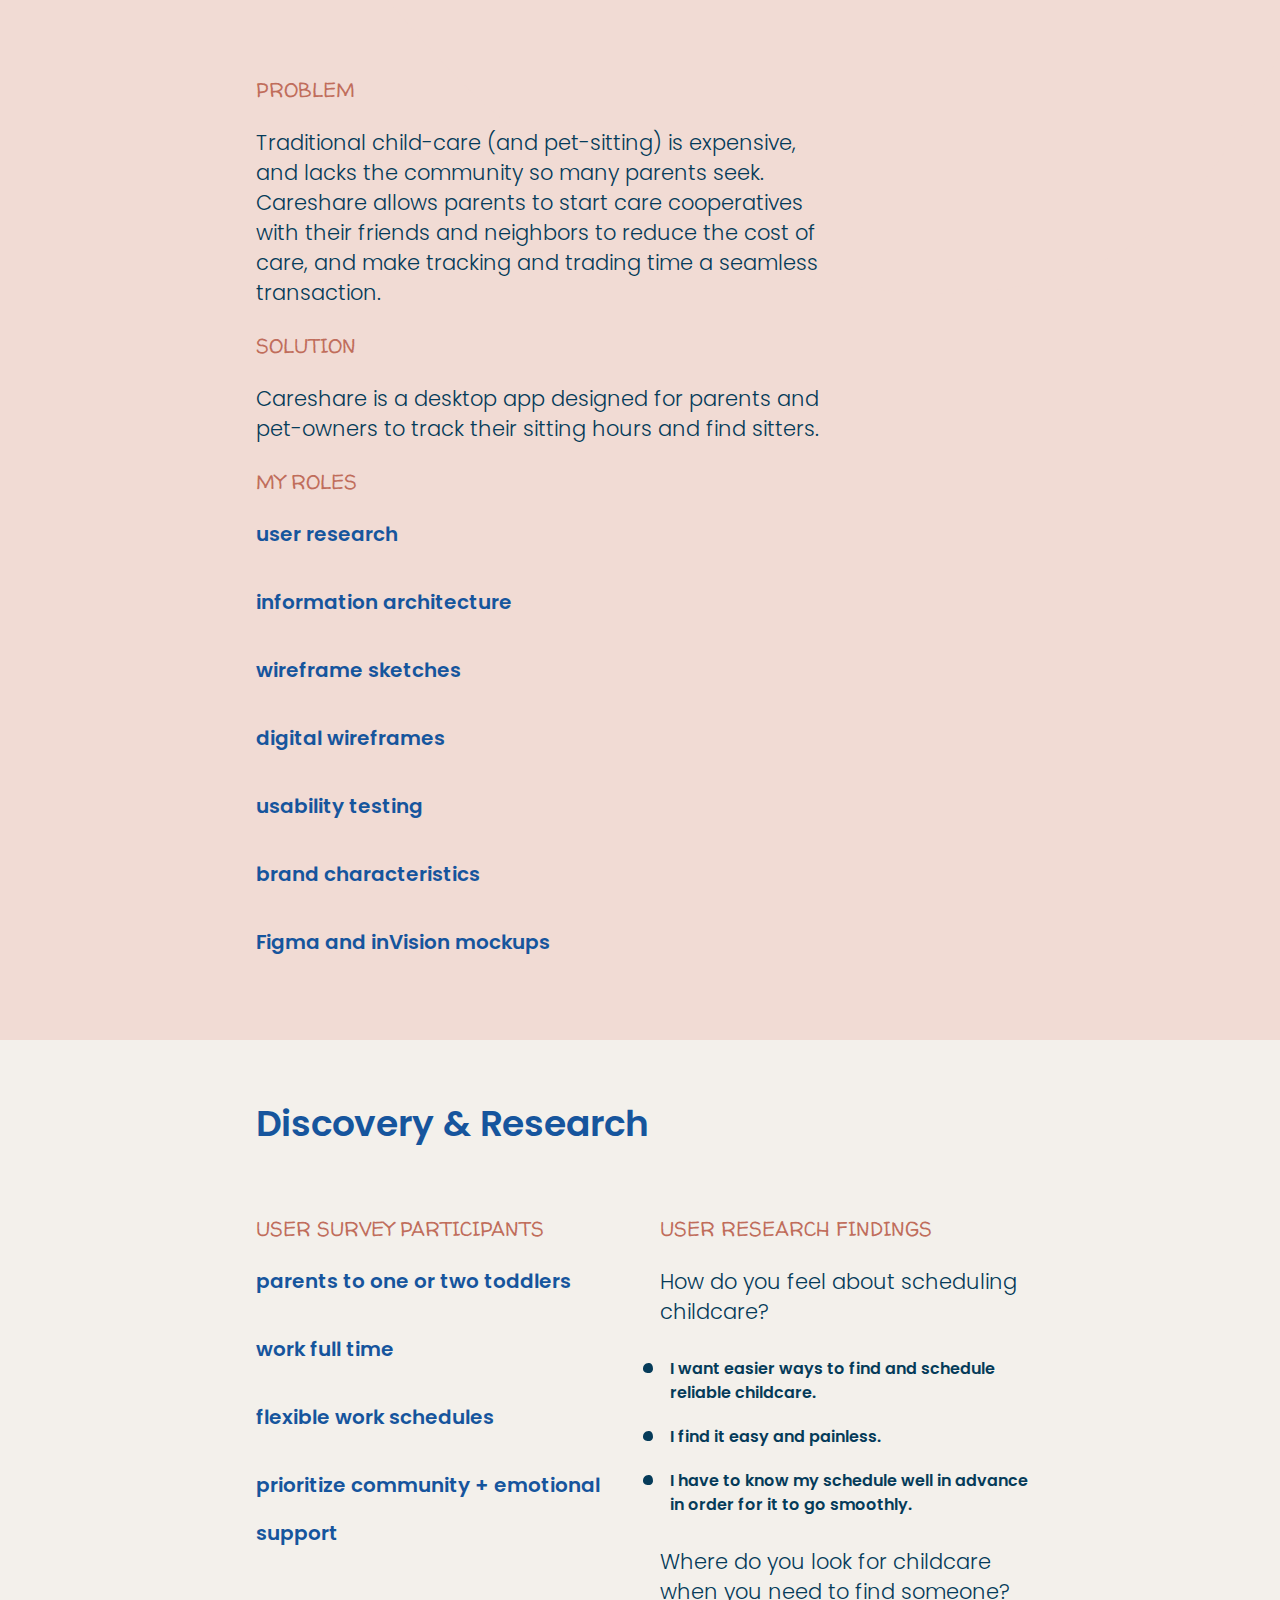
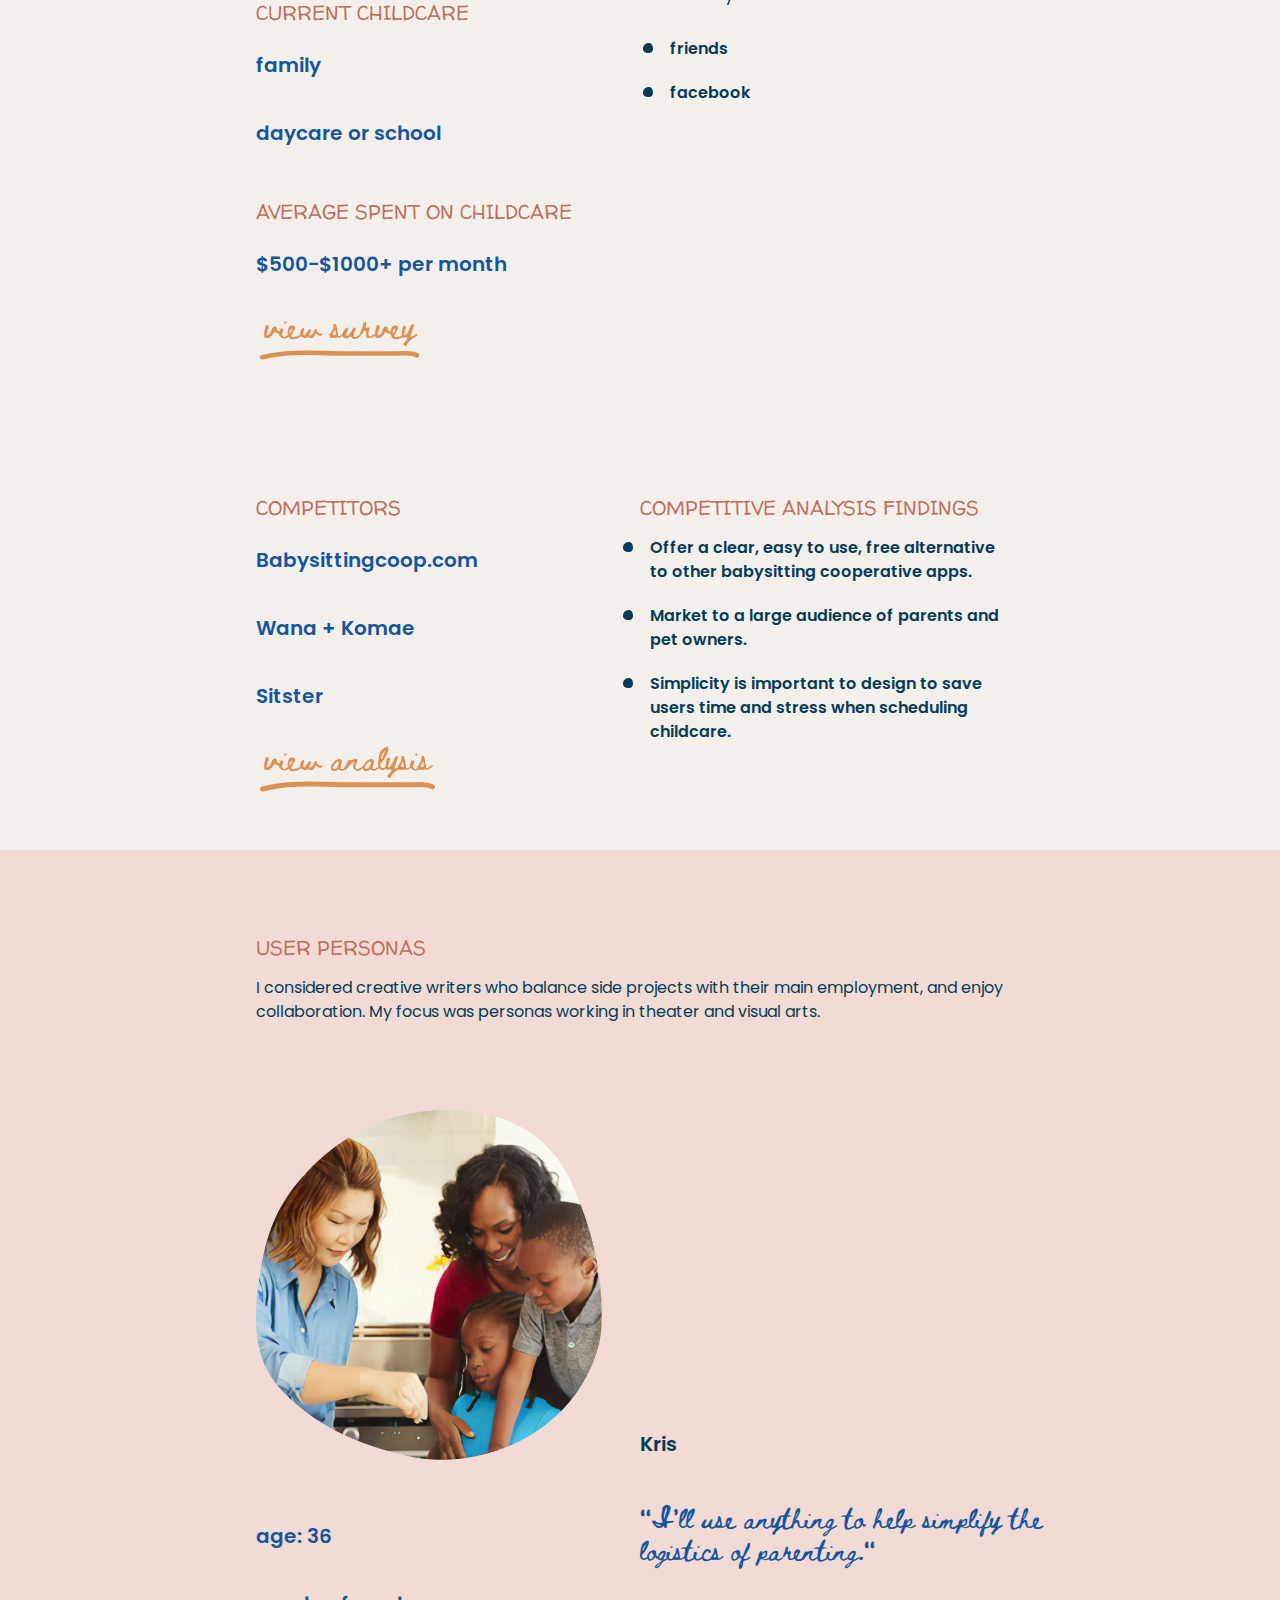
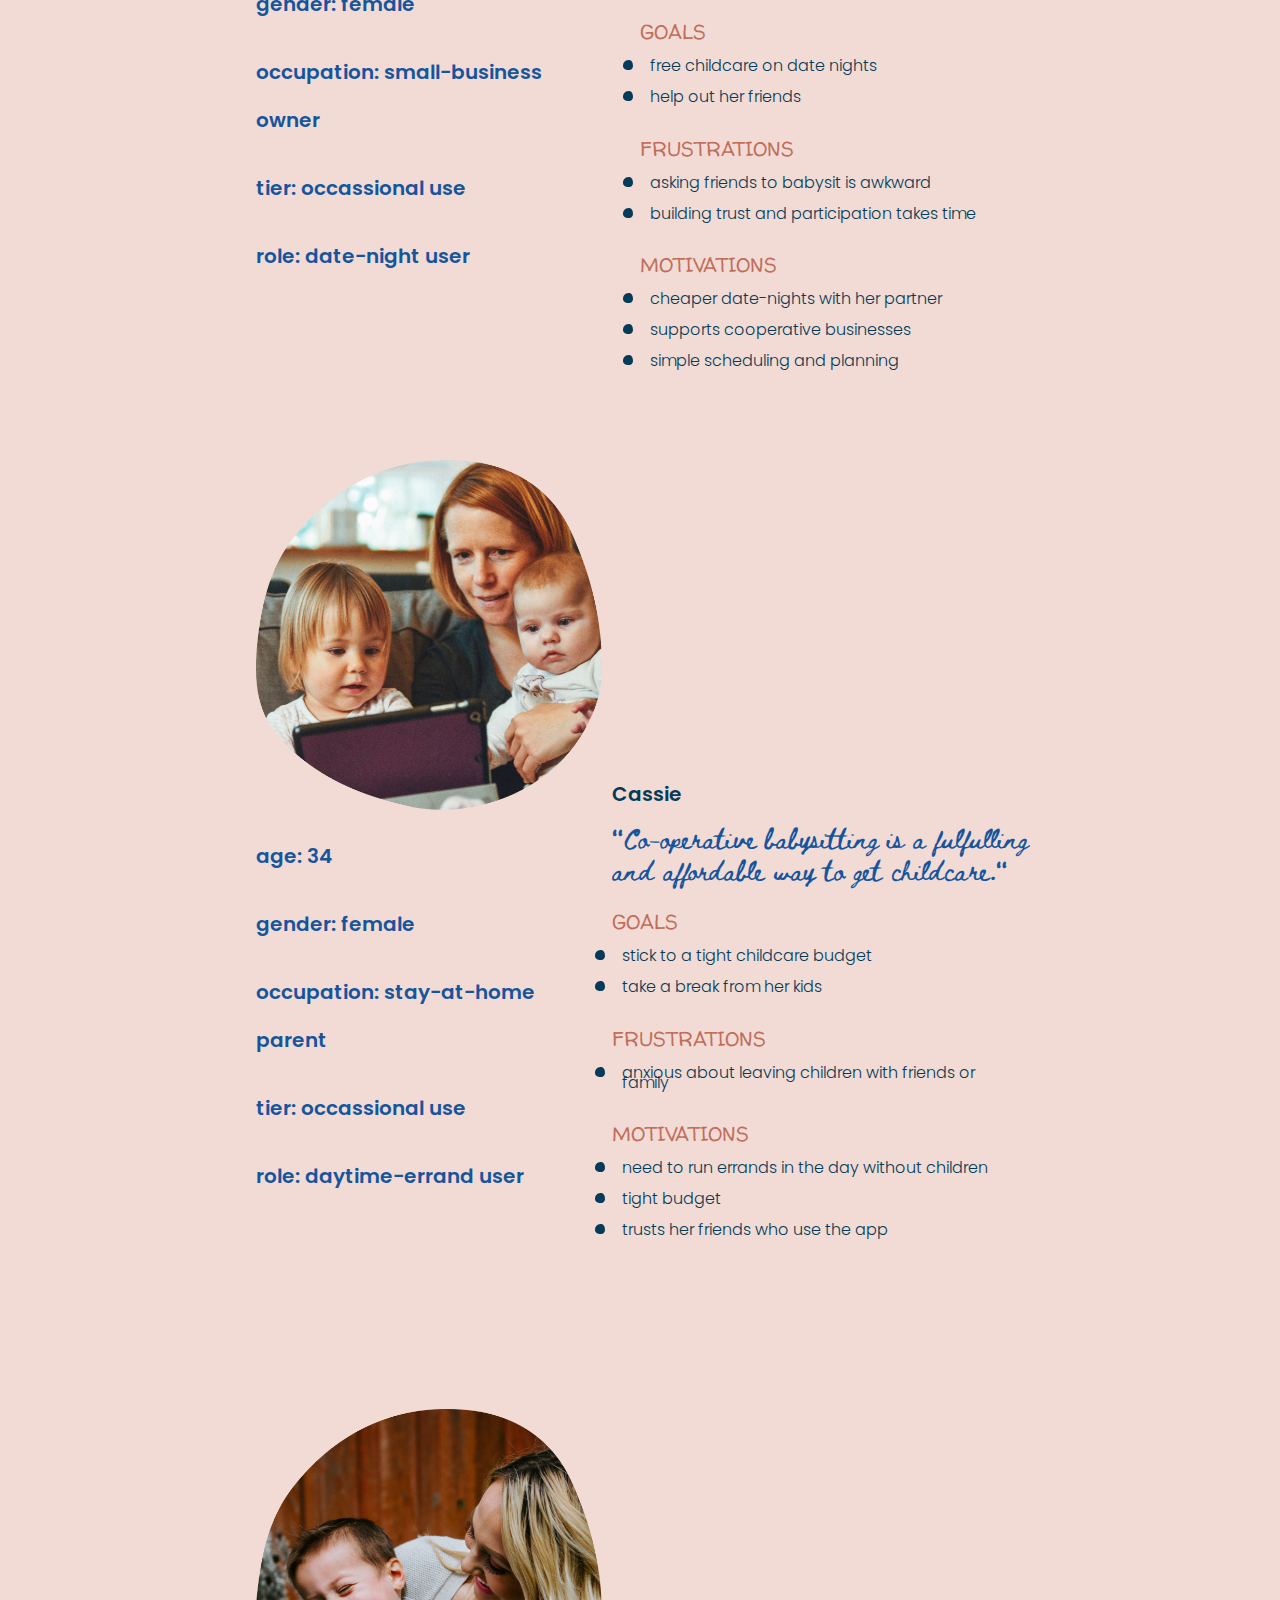
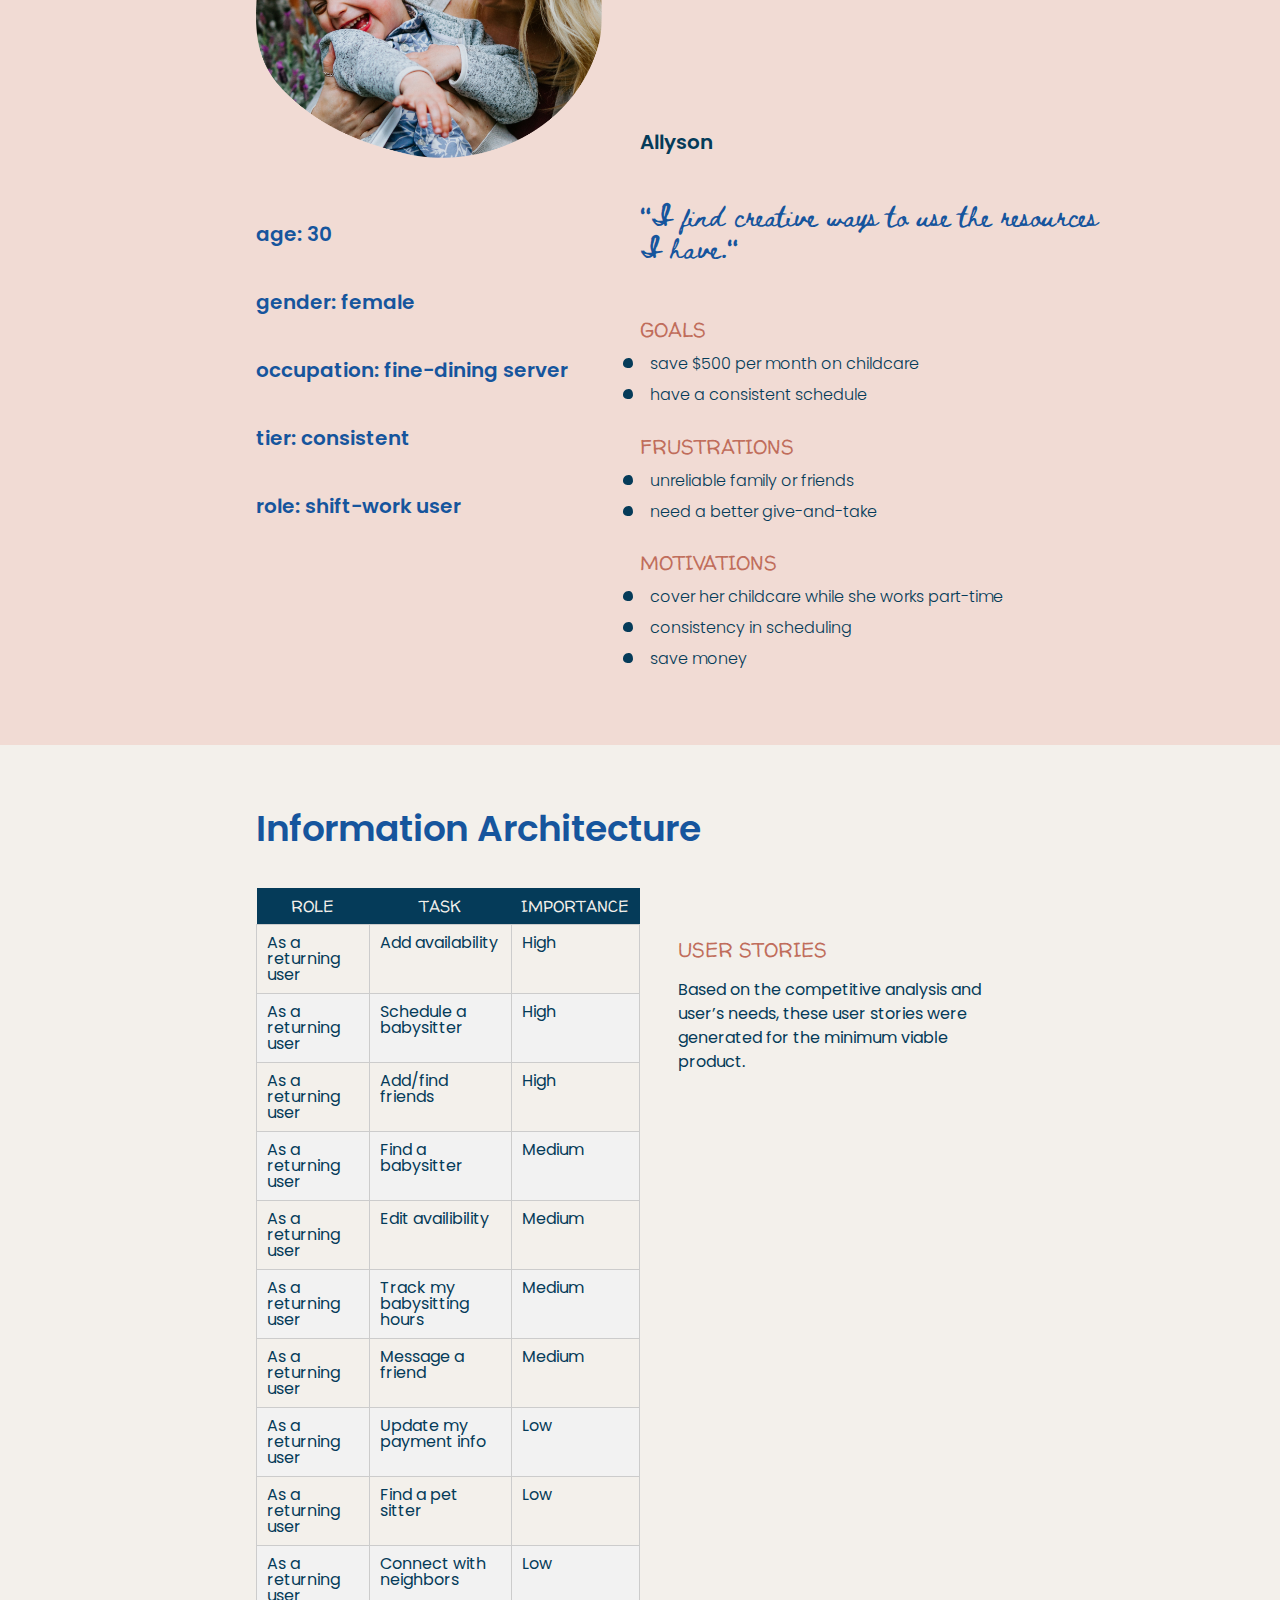
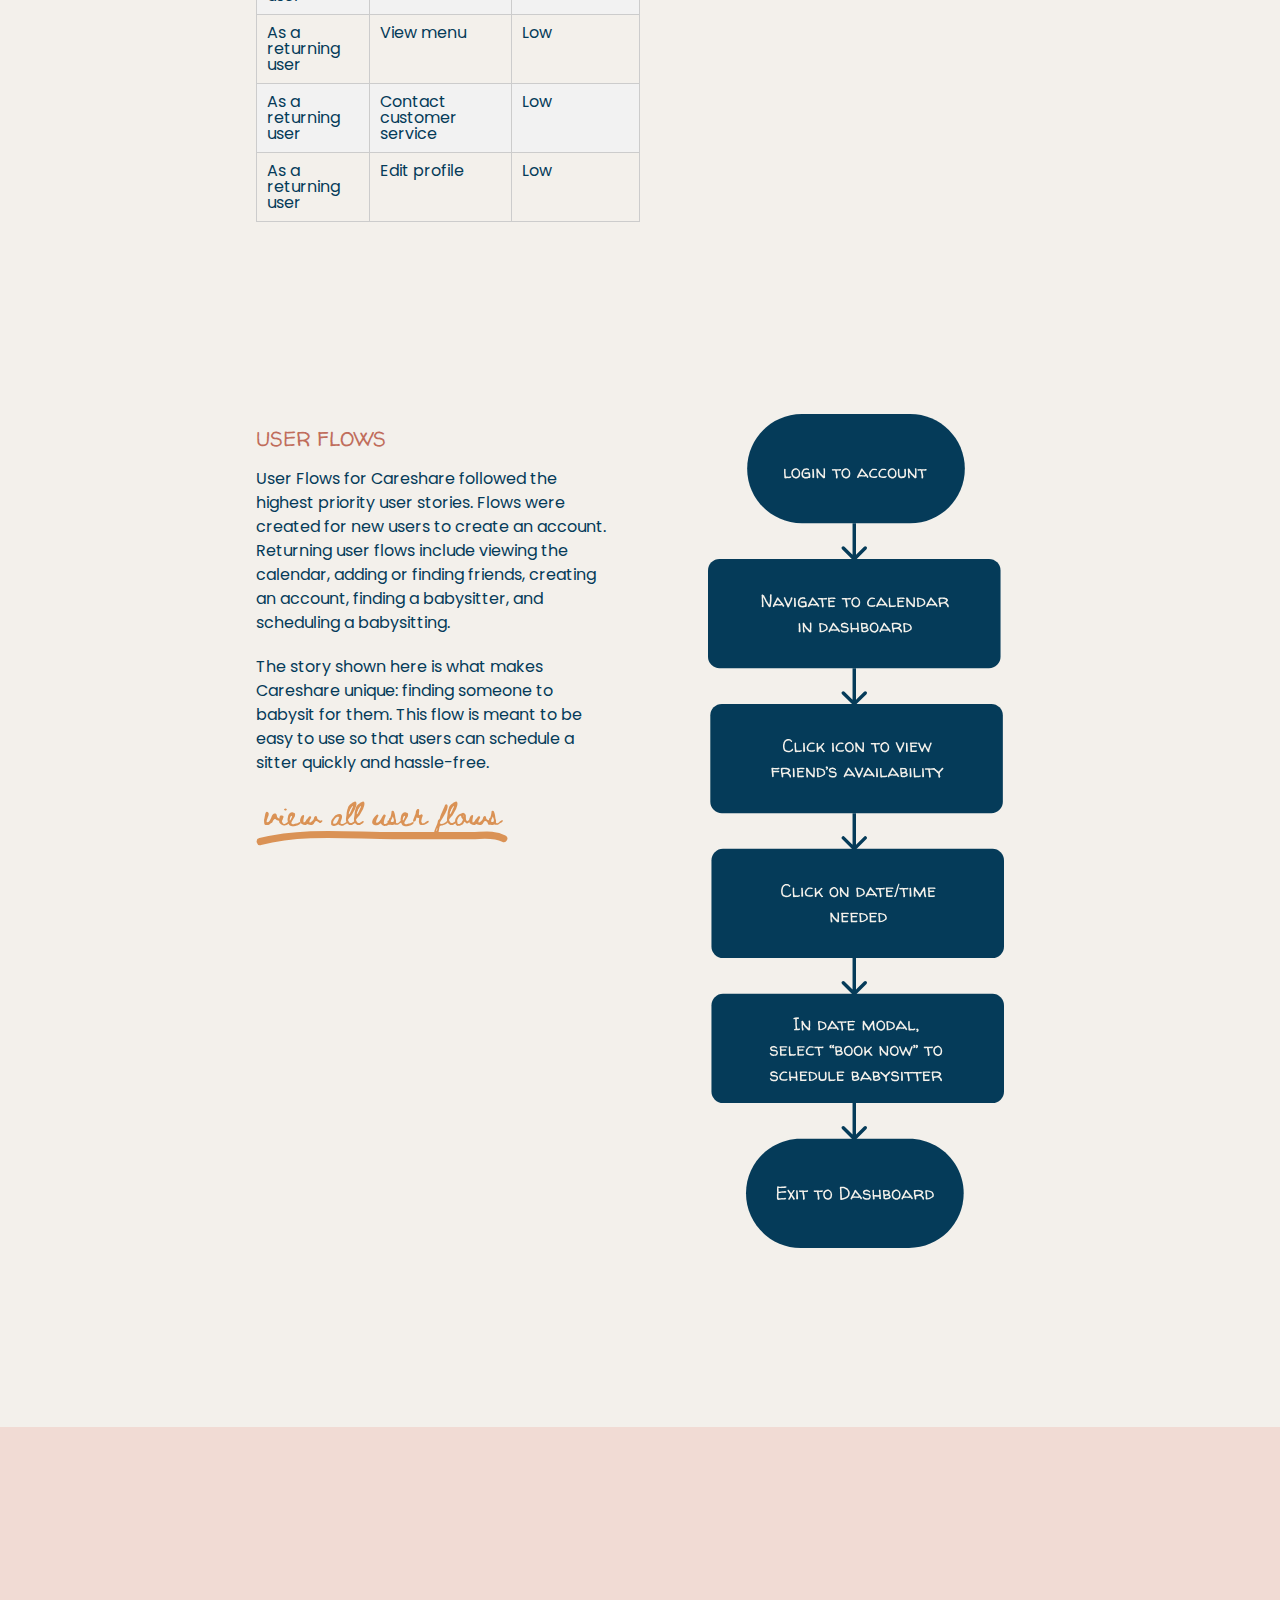
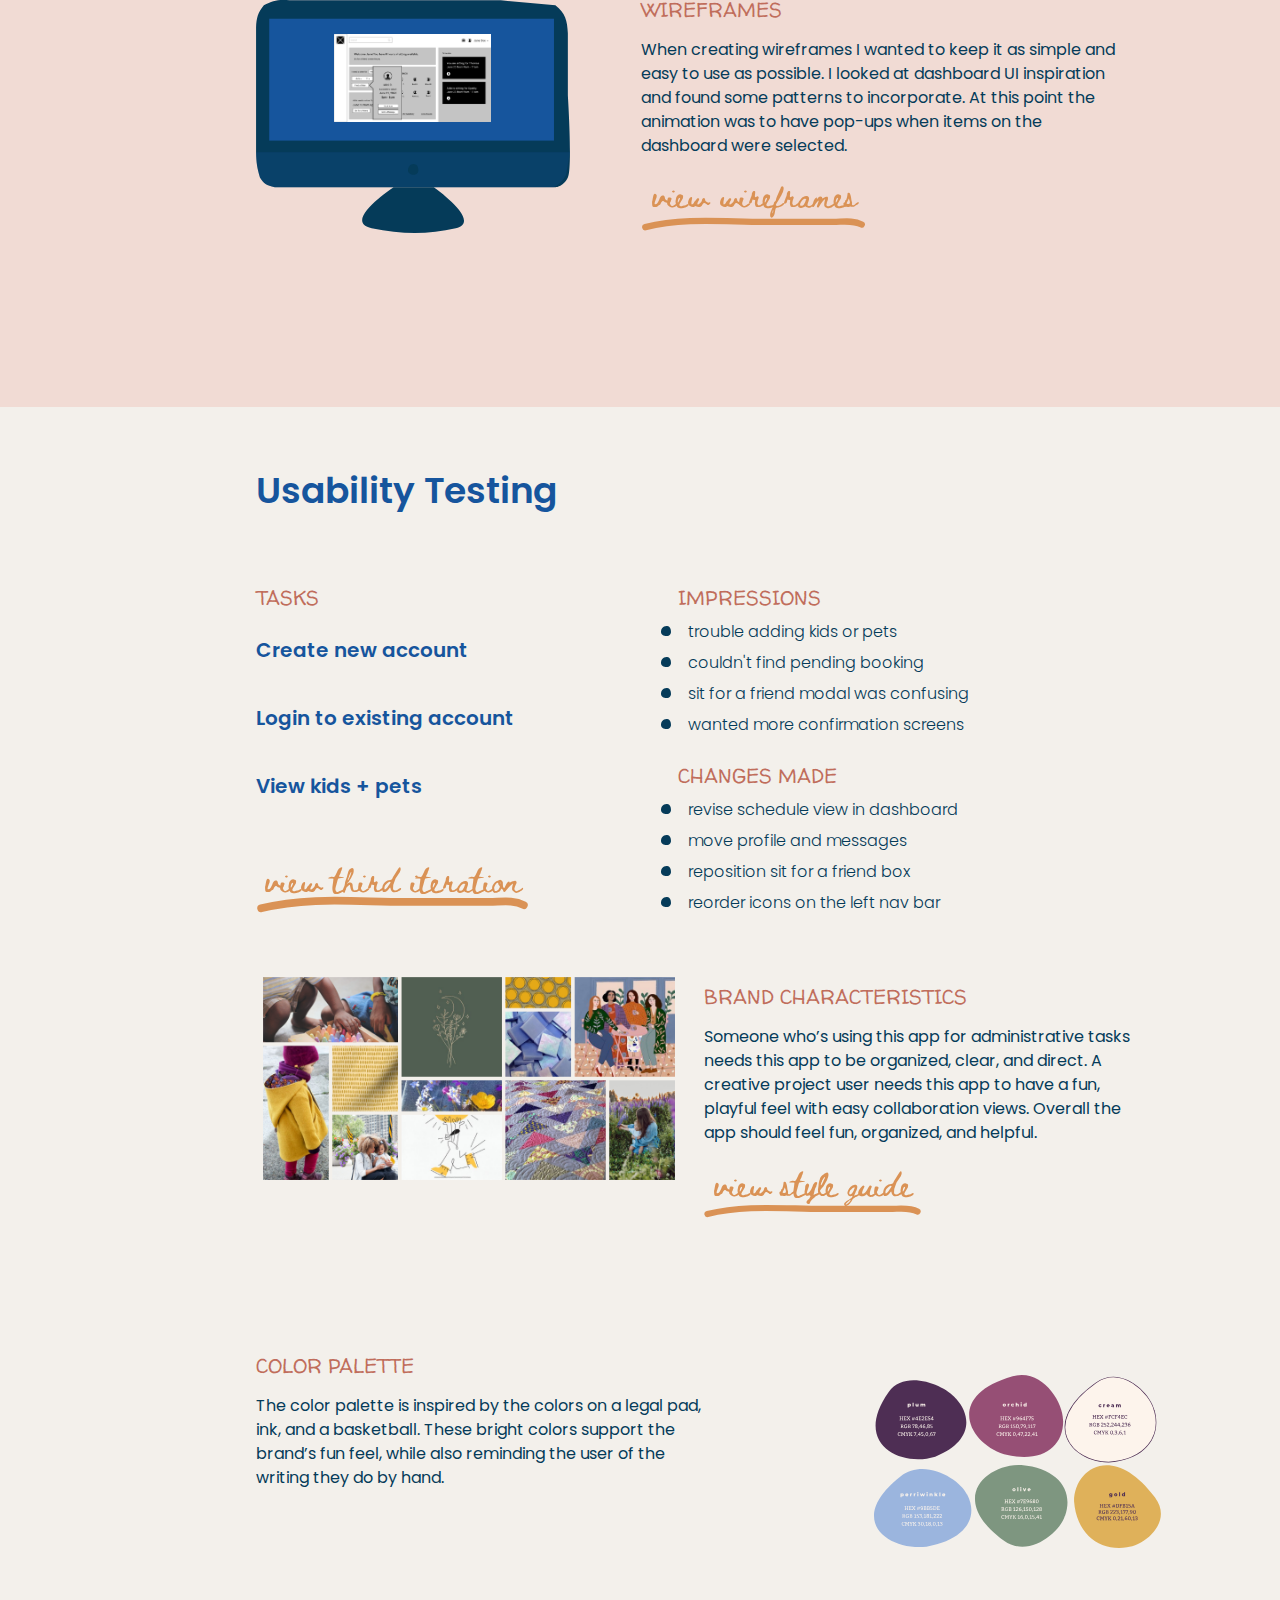
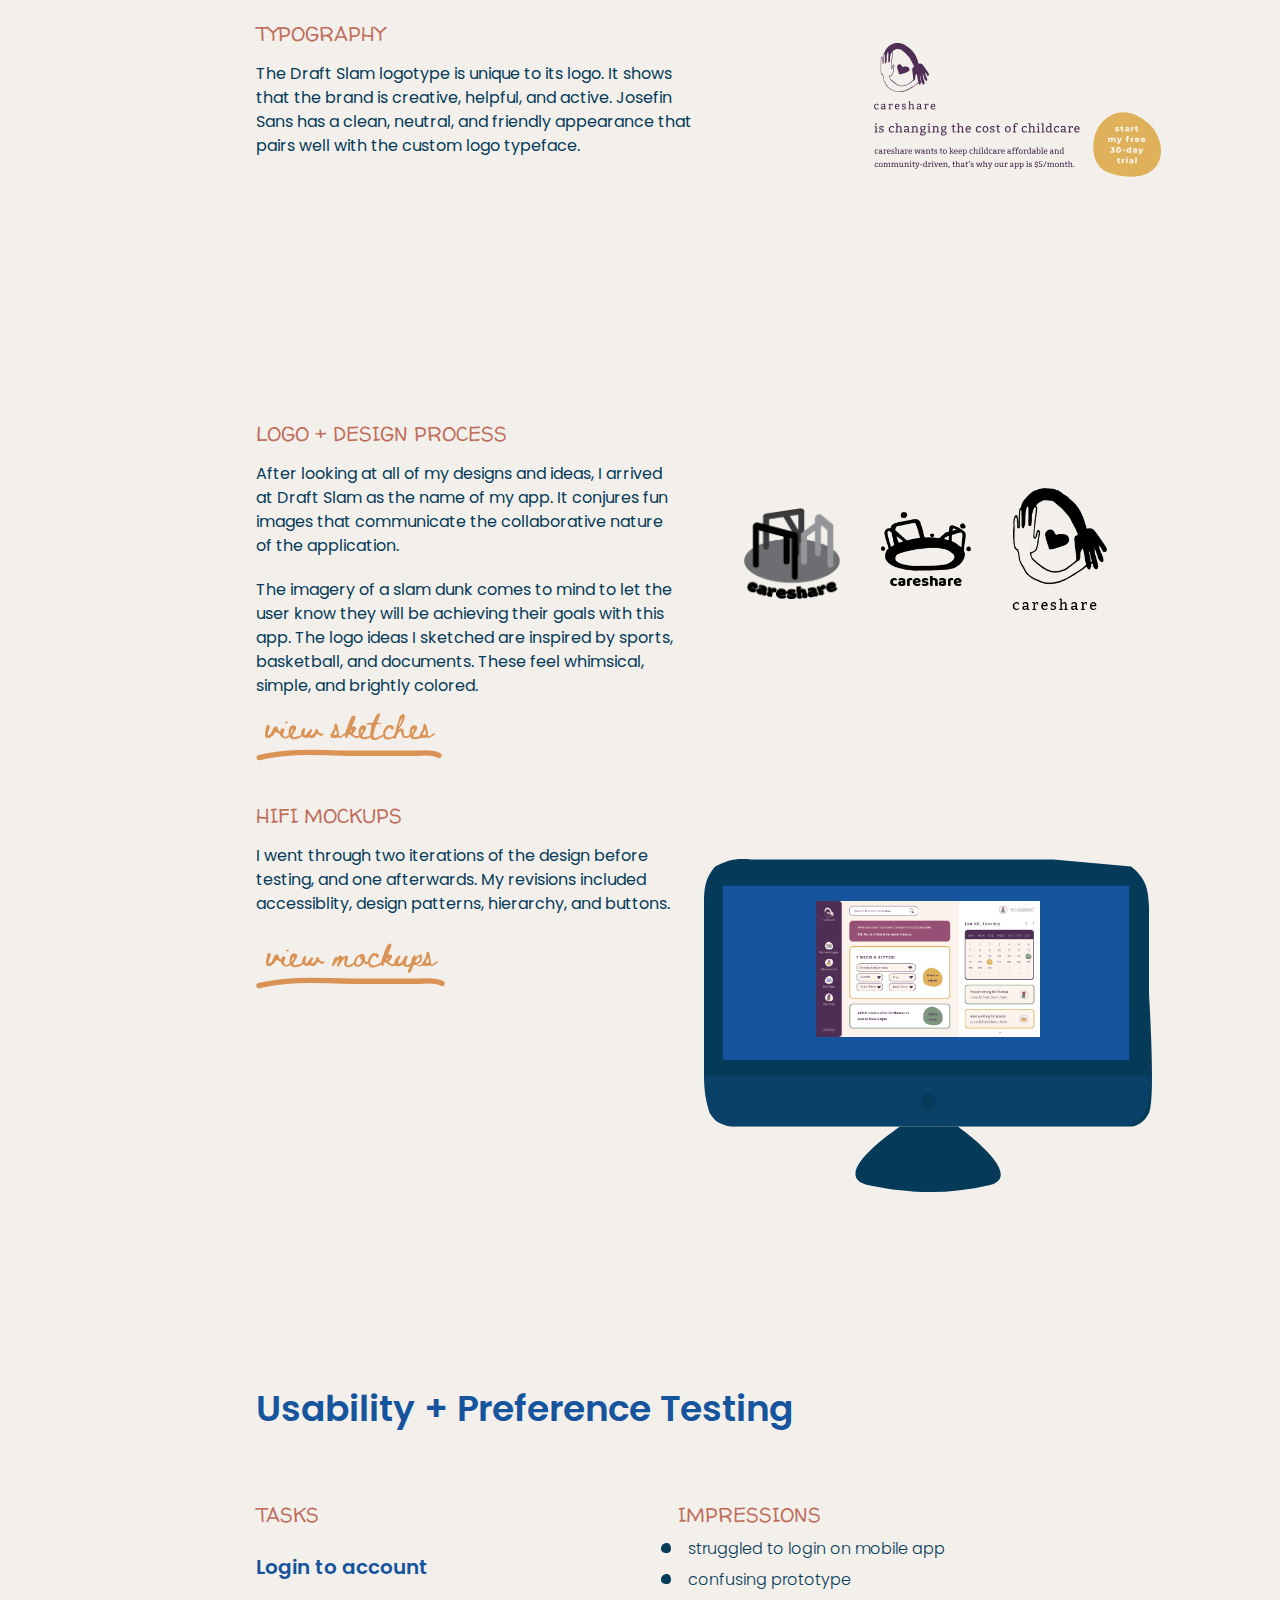
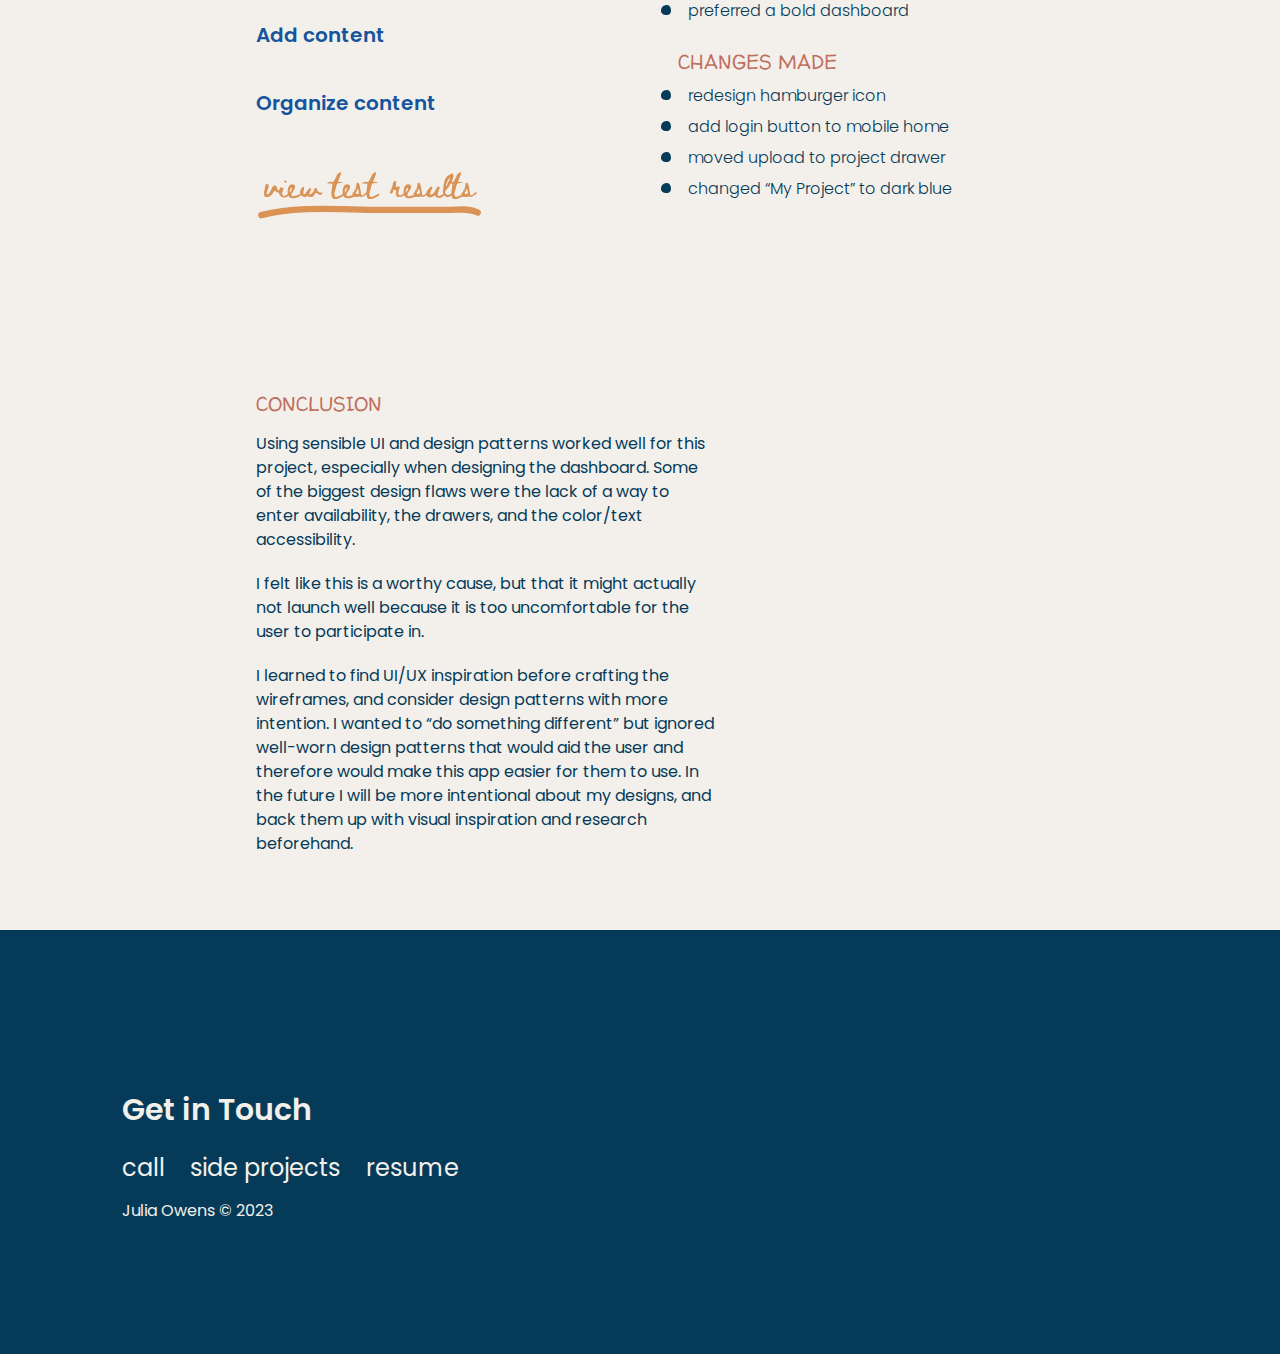
<file: careshare.html>
<!DOCTYPE html>
<html lang="en" dir="ltr">
   <head>
      <meta charset="utf-8">
      <title>Julia Owens</title>
      <meta name="viewport" content="width=device-width, initial-scale=1">
      <link rel="stylesheet" href="css/reset.css">
      <link rel="stylesheet" href="css/style.css">
      <link rel="stylesheet" href="https://fonts.googleapis.com/css2?family=Poppins:ital,wght@0,400;0,600;1,300;1,400;1,600&family=Beth+Ellen&family=Walter+Turncoat&display=swap">
   </head>
   <body>
     <!--navigation with logo and hamburger menu-->
   <div class="page-container">
     <header>
       <div class= "nav-container" id="nav-container" style="top: 0;">
         <div class="logomobile">
           <a href="/">
             <img src="assets/header/ColorHead.svg" alt="julia owens logo" style="width:6rem;">
           </a>
           <h2 class="logomobile">julia owens</h2>
         </div>
         <div class="logodesk">
             <a href="/">
               <img src="assets/header/colorlogo.svg" alt="julia owens logo" style="width:15rem;">
             </a>
         </div>
         <div class="top-right">
           <a href="/about">about</a>
           <a href="https://docs.google.com/document/d/1MXNMKBV0zy5YNFNmRR_R-AoZou5vwUU80KxR2X10TR0/edit?usp=sharing" target="_blank">resume</a>
           <a href="/portfolio">portfolio</a>
           <a href="/webdesign">web design</a>
         </div>
         <!-- Navigation links (hidden by default) -->
         <div id="menu-container" class="overlay">
            <!-- Button to close the overlay navigation -->
            <div class="myLinks">
              <a href="javascript:void(0)" class="closebtn" onclick="closeNav()">x</a>
              <a href="/about">About</a>
              <a href="https://docs.google.com/document/d/1MXNMKBV0zy5YNFNmRR_R-AoZou5vwUU80KxR2X10TR0/edit?usp=sharing" target="_blank">Resume</a>
              <a href="/portfolio">Portfolio</a>
              <a href="/webdesign">Web Design</a>
              <a href="/sideprojects">Art + Collabs</a>
            </div>
          </div>
 <!-- "Hamburger menu" / "hamburger" to toggle the navigation links -->
          <span onclick="openNav()" class="hamburger">
             <img class='hamburger' src="assets/header/hamburger.svg" alt="menu icon">
          </span>
       </div>
     </header>
      <main>
         <div class="content-container">
<!--hero unit-->
            <section class="case-study-intro">
              <div class="intro">
               <h5 class="title">CASE STUDY</h5>
               <h1>Careshare</h1>
               <h6>a desktop app for users to start sitting cooperatives with their friends</h6>
             </div>
             <div class="app-frame5">
               <img class="homepg1" src="assets/careshare/homepage.png" alt="careshare desktop homepage"
                                         srcset="assets/careshare/homepage.png 1x,
                                                assets/careshare/homepage@2x.png 2x">
             </div>
             <div class="ProjectCTA">
                <a href="https://juliaowens332427.invisionapp.com/overview/Careshare-Protoype-3-ckcyxqbqf076z01c9gq8laqi8/screens">View Prototype</a>
             </div>
            </section>
            <!--other sections below-->
            <section class="challenge">
               <div class="app-frame6">
                  <img class="homepg2" src="assets/careshare/homepage.png" alt="careshare desktop homepage">
               </div>
               <div class="app-frame7">
                 <img class="user-photo" src="assets/careshare/intropic.jpg" alt="careshare kids"
                                           srcset="assets/careshare/intropic.png 1x,
                                                  assets/careshare/intropic2x@2x.png 2x">
               </div>
               <h5 class="title">PROBLEM</h5>
               <h6>Traditional child-care (and pet-sitting) is expensive, and lacks the community so many parents seek. Careshare allows parents to start care cooperatives with their friends and neighbors to reduce the cost of care, and make tracking and trading time a seamless transaction.</h6>
               <h5 class="title">SOLUTION</h5>
               <h6>Careshare is a desktop app designed for parents and pet-owners to track their sitting hours and find sitters.</h6>
               <h5 class="title">MY ROLES</h5>
               <ul class="roles">
                  <li>user research</li>
                  <li>information architecture</li>
                  <li>wireframe sketches</li>
                  <li>digital wireframes</li>
                  <li>usability testing</li>
                  <li>brand characteristics</li>
                  <li>Figma and inVision mockups</li>
               </ul>
            </section>
            <!--research-->
            <section class="research">
              <h3 class="title">Discovery & Research</h3>
              <div class="findings">
                 <h5 class="title">USER RESEARCH FINDINGS</h5>
                 <h6>How do you feel about scheduling childcare?</h6>
                 <ul class="description1">
                      <li>I want easier ways to find and schedule reliable childcare.</li>
                      <li>I find it easy and painless.</li>
                      <li>I have to know my schedule well in advance in order for it to go smoothly.</li>
                 </ul>
                 <h6>Where do you look for childcare when you need to find someone?</h6>
                 <ul class="description1">
                     <li>friends</li>
                     <li>facebook</li>
                </ul>
              </div>
              <div class="participants">
               <h5 class="title">USER SURVEY PARTICIPANTS</h5>
               <ul class="roles">
                  <li>parents to one or two toddlers</li>
                  <li>work full time</li>
                  <li>flexible work schedules</li>
                  <li>prioritize community + emotional support</li>
               </ul>
              </div>
              <div class="mostused">
               <h5 class="title">CURRENT CHILDCARE</h5>
               <ul class="roles">
                 <li>family</li>
                 <li>daycare or school</li>
               </ul>
              </div>
              <div class= "tasks">
               <h5 class="title">AVERAGE SPENT ON CHILDCARE</h5>
               <ul class="roles">
                  <li>$500-$1000+ per month</li>
               </ul>
               <div class="ProjectCTA">
                 <a href="https://docs.google.com/forms/d/e/1FAIpQLScrPS2_3NIY3wZeT7TgZtDSAvIvt4jH_bV9J5XvV0ecc7lB1Q/viewform?usp=sf_link">
                 view survey
                 </a>
               </div>
              </div>
            </section>
            <section class="competitive">
              <div class="analysis">
               <h5 class="title">COMPETITIVE ANALYSIS FINDINGS</h5>
               <ul class="description1">
                  <li>Offer a clear, easy to use, free alternative to other babysitting cooperative apps.</li>
                  <li>Market to a large audience of parents and pet owners.</li>
                  <li>Simplicity is important to design to save users time and stress when scheduling childcare.</li>
               </ul>
              </div>
              <div class="competitors">
               <h5 class="title">COMPETITORS</h5>
               <ul class="roles">
                  <li>Babysittingcoop.com</li>
                  <li>Wana + Komae</li>
                  <li>Sitster</li>
               </ul>
               <div class="ProjectCTA">
                 <a href="https://docs.google.com/document/d/1xgyQxlLx3p-uqNmw1mWVslM2ow0N_BN_DcGJPdS3t2c/edit?usp=sharing">
                 view analysis
                 </a>
               </div>
              </div>
            </section>
            <section class="personas">
              <div class="persona">
                 <h5 class="title">USER PERSONAS</h5>
                 <p>I considered creative writers who balance side projects with their main employment, and enjoy collaboration. My focus was personas working in theater and visual arts.</p>
              </div>
              <div class="persona1">
                 <h4 class="title">Kris</h4>
                 <h2 class="quote">
                   "I'll use anything to help simplify the logistics of parenting."
                 </h2>
                 <div class="upframe">
                   <img class="up" src="assets/careshare/kris.png" alt="user persona Kris"
                                           srcset="assets/careshare/kris.png 1x,
                                                  assets/careshare/kris@2x.png 2x">
                 </div>
                 <div class="tasks">
                   <ul class="roles">
                     <li>age: 36</li>
                     <li>gender: female</li>
                     <li>occupation: small-business owner</li>
                     <li>tier: occassional use</li>
                     <li>role: date-night user</li>
                   </ul>
                </div>
                <div class="impressions">
                 <h5 class="title">GOALS</h5>
                   <ul class="description2">
                     <li>free childcare on date nights</li>
                     <li>help out her friends</li>
                   </ul>
                 <h5 class="title">FRUSTRATIONS</h5>
                 <ul class="description2">
                   <li>asking friends to babysit is awkward</li>
                   <li>building trust and participation takes time</li>
                 </ul>
                 <h5 class="title">MOTIVATIONS</h5>
                 <ul class="description2">
                   <li>cheaper date-nights with her partner</li>
                   <li>supports cooperative businesses</li>
                   <li>simple scheduling and planning</li>
                 </ul>
                 </div>
              </div>
              <div class="persona2">
                <h4 class="title">Cassie</h4>
                <h2 class="quote">
                  "Co-operative babysitting is a fulfulling and affordable way to get childcare."
                </h2>
                <div class="upframe">
                  <img class="up" src="assets/careshare/cassie.png" alt="user persona cassie"
                                            srcset="assets/careshare/cassie.png 1x,
                                                   assets/careshare/cassie@2x.png 2x">
                </div>
                <div class="tasks">
                  <ul class="roles">
                    <li>age: 34</li>
                    <li>gender: female</li>
                    <li>occupation: stay-at-home parent</li>
                    <li>tier: occassional use</li>
                    <li>role: daytime-errand user</li>
                  </ul>
                </div>
                <div class="impressions">
                  <h5 class="title">GOALS</h5>
                    <ul class="description2">
                      <li>stick to a tight childcare budget</li>
                      <li>take a break from her kids</li>
                    </ul>
                  <h5 class="title">FRUSTRATIONS</h5>
                  <ul class="description2">
                    <li>anxious about leaving children with friends or family</li>
                  </ul>
                  <h5 class="title">MOTIVATIONS</h5>
                  <ul class="description2">
                    <li>need to run errands in the day without children</li>
                    <li>tight budget</li>
                    <li>trusts her friends who use the app</li>
                  </ul>
                 </div>
               </div>
               <div class="persona3">
                 <h4 class="title">Allyson</h4>
                 <h2 class="quote">
                   "I find creative ways to use the resources I have."
                 </h2>
                 <div class="upframe">
                   <img class="up" src="assets/careshare/allyson.png" alt="user persona allyson"
                                             srcset="assets/careshare/allyson.png 1x,
                                                    assets/careshare/allyson@2x.png 2x">
                 </div>
                 <div class="tasks">
                   <ul class="roles">
                     <li>age: 30</li>
                     <li>gender: female</li>
                     <li>occupation: fine-dining server</li>
                     <li>tier: consistent</li>
                     <li>role: shift-work user</li>
                   </ul>
                 </div>
                 <div class="impressions">
                   <h5 class="title">GOALS</h5>
                     <ul class="description2">
                       <li>save $500 per month on childcare</li>
                       <li>have a consistent schedule</li>
                     </ul>
                   <h5 class="title">FRUSTRATIONS</h5>
                   <ul class="description2">
                     <li>unreliable family or friends</li>
                     <li>need a better give-and-take</li>
                   </ul>
                   <h5 class="title">MOTIVATIONS</h5>
                   <ul class="description2">
                     <li>cover her childcare while she works part-time</li>
                     <li>consistency in scheduling</li>
                     <li>save money</li>
                   </ul>
                  </div>
                </div>
            </section>
            <!--info architecture-->
            <section class="stories">
              <h3 class="title">Information Architecture</h3>
              <div class="userstory">
                <h5 class="title">USER STORIES</h5>
                <p>Based on the competitive analysis and user’s needs, these user stories were generated for the minimum viable product.</p>
              </div>
              <table class="userstories">
                <thead><tr class="firstrow"><th>ROLE</th><th>TASK</th><th>IMPORTANCE</th></tr></thead><tbody>
                  <tr><td>As a returning user</td><td>Add availability</td><td>High</td></tr>
                  <tr><td>As a returning user</td><td>Schedule a babysitter</td><td>High</td></tr>
                  <tr><td>As a returning user</td><td>Add/find friends</td><td>High</td></tr>
                  <tr><td>As a returning user</td><td>Find a babysitter</td><td>Medium</td></tr>
                  <tr><td>As a returning user</td><td>Edit availibility</td><td>Medium</td></tr>
                  <tr><td>As a returning user</td><td>Track my babysitting hours</td><td>Medium</td></tr>
                  <tr><td>As a returning user</td><td>Message a friend</td><td>Medium</td></tr>
                  <tr><td>As a returning user</td><td>Update my payment info</td><td>Low</td></tr>
                  <tr><td>As a returning user</td><td>Find a pet sitter</td><td>Low</td></tr>
                  <tr><td>As a returning user</td><td>Connect with neighbors</td><td>Low</td></tr>
                  <tr><td>As a returning user</td><td>View menu</td><td>Low</td></tr>
                  <tr><td>As a returning user</td><td>Contact customer service</td><td>Low</td></tr>
                  <tr><td>As a returning user</td><td>Edit profile</td><td>Low</td></tr>
                </tbody></table>
            </section>
            <section class="flows">
               <div class="userflows">
                  <h5 class="title">USER FLOWS</h5>
                  <p>User Flows for Careshare followed the highest priority user stories. Flows were created for new users to create an account. Returning user flows include viewing the calendar, adding or finding friends, creating an account, finding a babysitter, and scheduling a babysitting.</p>
                  <p>The story shown here is what makes Careshare unique: finding someone to babysit for them. This flow is meant to be easy to use so that users can schedule a sitter quickly and hassle-free.</p>
                  <div class="ProjectCTA">
                    <a href="https://drive.google.com/drive/folders/1G5qoGJEYCNs1RthKkyls1WpQeOHMjOX9">
                    view all user flows
                  </a>
                 </div>
               </div>
               <div class="flowpics">
                  <img class=pic src="assets/careshare/userflow.svg" alt="user flow">
               </div>
            </section>
            <section class="wireframes1">
              <div class="wires">
                <h5 class="title">WIREFRAMES</h5>
                <p>When creating wireframes I wanted to keep it as simple and easy to use as possible. I looked at dashboard UI inspiration and found some patterns to incorporate. At this point the animation was to have pop-ups when items on the dashboard were selected.</p>
                <div class="ProjectCTA">
                    <a href="https://www.figma.com/file/v2y70TO0kZhikn1zGEIz2I/Capstone-Wireframes?node-id=0%3A1">
                      view wireframes
                    </a>
                </div>
              </div>
              <img class="app-frame8" src="assets/careshare/wireframe.png" alt="wireframe">
            </section>
            <section class="usability">
               <h3 class="title">Usability Testing</h3>
               <div class="tasks">
                 <h5 class="title">TASKS</h5>
                 <ul class="roles">
                   <li>Create new account</li>
                   <li>Login to existing account</li>
                   <li>View kids + pets</li>
                 </ul>
               </div>
               <div class="impressions">
                 <h5 class="title">IMPRESSIONS</h5>
                 <ul class="description2">
                   <li>trouble adding kids or pets</li>
                   <li>couldn't find pending booking</li>
                   <li>sit for a friend modal was confusing</li>
                   <li>wanted more confirmation screens</li>
                 </ul>
                 <h5 class="title">CHANGES MADE</h5>
                 <ul class="description2">
                   <li>revise schedule view in dashboard</li>
                   <li>move profile and messages</li>
                   <li>reposition sit for a friend box</li>
                   <li>reorder icons on the left nav bar</li>
                 </ul>
               </div>
               <div class="ProjectCTA">
                   <a href="https://www.figma.com/file/TxhhJwn1PzOL7bBUPvlqLg/Version-3---Careshare?node-id=1%3A66">
                    view third iteration
                   </a>
               </div>
            </section>
            <!--visual design-->
            <section class="characteristics">
              <img class="brandpic" src="assets/careshare/Moodboard.png" alt="moodboard"
                                        srcset="assets/careshare/moodboard.png 1x,
                                               assets/careshare/moodboard@2x.png 2x">
              <div class="branding">
                <h5 class="title">BRAND CHARACTERISTICS</h5>
                <p>Someone who’s using this app for administrative tasks needs this app to be organized, clear, and direct. A creative project user needs this app to have a fun, playful feel with easy collaboration views. Overall the app should feel fun, organized, and helpful. </p>
                <div class="ProjectCTA">
                  <a href="https://drive.google.com/file/d/1JCB-HRNy01dsUErcRFU3W6EDlo06Pjr5/view?usp=sharing">
                  view style guide
                  </a>
                </div>
              </div>
            </section>
            <section class="colortype">
              <img class="colorpic" src="assets/careshare/palette.svg" alt="color palette">
              <div class="palette">
                <h5 class="title">COLOR PALETTE</h5>
                <p>The color palette is inspired by the colors on a legal pad, ink, and a basketball. These	bright colors support the brand’s fun feel, while also reminding the user of the writing they do by hand.</p>
              </div>
              <img class="typepic2" src="assets/careshare/typography.svg" alt="typography">
              <div class="typo">
                <h5 class="title">TYPOGRAPHY</h5>
                <p>The Draft Slam logotype is unique to its logo. It shows that the brand is creative, helpful, and active. Josefin Sans has a clean, neutral, and friendly appearance that pairs well with the custom logo typeface.</p>
              </div>
            </section>
            <section class="designprocess">
              <div class="sketches">
                 <img class="sketch1" src="assets/careshare/logo1.png" alt="logo sketch">
                 <img class="sketch2" src="assets/careshare/logo2.png" alt="logo sketch">
                 <img class="sketch3" src="assets/careshare/finallogo.png" alt="logo sketch">
              </div>
              <div class="process">
                <h5 class="title">LOGO + DESIGN PROCESS</h5>
                <p>After looking at all of my designs and ideas, I arrived at Draft Slam as the name of my app. It conjures fun images that communicate the collaborative nature of the application. </p>
                <p>The imagery of a slam dunk comes to mind to let the user know they will be achieving their goals with this app. The logo ideas I sketched are inspired by sports, basketball, and documents. These feel whimsical, simple, and brightly colored.</p>
                <div class="ProjectCTA">
                  <a href="https://drive.google.com/drive/folders/1VW2Xj5q3cBUqij_8syM8RnIowPVrgO0R?usp=sharing">
                    view sketches
                  </a>
                </div>
               </div>
            </section>
            <!--hifi mockups-->
            <section class="mockups2">
              <div class="hifi">
               <h5 class="title">HIFI MOCKUPS</h5>
               <p>I went through two iterations of the design before testing, and one afterwards. My revisions included accessiblity, design patterns, hierarchy, and buttons.</p>
               <div class="ProjectCTA">
                    <a href="https://www.figma.com/files/project/21705347/Careshare">
                    view mockups
                    </a>
               </div>
              </div>
              <img class="app-frame8" src="assets/careshare/homepage.png" alt="careshare desktop homepage"
                                          srcset="assets/careshare/homepage.png 1x,
                                                 assets/careshare/homepage@2x.png 2x">
            </section>
            <!--usability preference testing-->
            <section class="preference">
               <h3 class="title">Usability + Preference Testing</h3>
               <div class="tasks">
                 <h5 class="title">TASKS</h5>
                 <ul class="roles">
                   <li>Login to account</li>
                   <li>Add content</li>
                   <li>Organize content</li>
                 </ul>
               </div>
               <div class="impressions">
                 <h5 class="title">IMPRESSIONS</h5>
                   <ul class="description2">
                     <li>struggled to login on mobile app</li>
                     <li>confusing prototype</li>
                     <li>preferred a bold dashboard</li>
                   </ul>
                 <h5 class="title">CHANGES MADE</h5>
                 <ul class="description2">
                   <li>redesign hamburger icon</li>
                   <li>add login button to mobile home</li>
                   <li>moved upload to project drawer</li>
                   <li>changed “My Project” to dark blue</li>
                 </ul>
                </div>
                <div class="ProjectCTA">
                     <a href="https://docs.google.com/document/d/15R1W0thkRILzWswNlWn8nGe3oX8BhRS92Soeq4hZsY8/edit">
                     view test results
                     </a>
                </div>
            </section>
            <!--prototype-->
            <section class="end">
              <!--<div class="proto">
                 <div class="protovideomobile">
                   <video width= "100%" controls>
                     <source src="assets/draft_slam/mobileprototype1.mp4" type="video/mp4">
                   </video>
                   <img class="phoneframe" src="assets/draft_slam/phoneframe.svg" alt="frame">
                </div>
              </div>-->
            <!--conclusion-->
              <div class="conclusion">
                 <h5 class="title">CONCLUSION</h5>
                 <p>Using sensible UI and design patterns worked well for this project, especially when designing the dashboard. Some of the biggest design flaws were the lack of a way to enter availability, the drawers, and the color/text accessibility.</p>
                 <p> I felt like this is a worthy cause, but that it might actually not launch well because it is too uncomfortable for the user to participate in.</p>
                 <p>I learned to find UI/UX inspiration before crafting the wireframes, and consider design patterns with more intention. I wanted to “do something different” but ignored well-worn design patterns that would aid the user and therefore would make this app easier for them to use. In the future I will be more intentional about my designs, and back them up with visual inspiration and research beforehand.</p>
              </div>
            </section>
         </div>
      </main>
      <!--footer-->
      <footer>
        <footer id="footer">
          <div class="desk-links">
            <ul class="bottom-left">
                <li><a href="https://www.facebook.com/juliasowens">FB</a></li>
                <li><a href="https://www.instagram.com/juliasowens">IG</a></li>
                <li><a href="https://www.linkedin.com/juliasowens">LI</a></li>
                <li><a href="https://www.github.com/juliasowens">GH</a></li>
            </ul>
            <a class="bottom-right" href="mailto:juliasowens@gmail.com">get in touch</a>
          </div>
          <h4>Get in Touch</h4>
          <address>
              <ul class="contactinfo">
               <li><a href="tel:+3214386879">call</a></li>
               <li><a href="/sideprojects">side projects</a></li>
               <li><a href="https://docs.google.com/document/d/1MXNMKBV0zy5YNFNmRR_R-AoZou5vwUU80KxR2X10TR0/edit?usp=sharing">resume</a></li>
<!--  weekly web tips      <li><a href="https://dedicated-thinker-2552.ck.page/601ba9da36">weekly web tips</a></li>-->  
              </ul>
              <div class="social">
                 <a href="mailto:juliasowens@gmail.com">email</a> <br>
                 <a href="https://www.facebook.com/juliasowens">social: FB</a> <a href="https://www.instagram.com/juliasowens">IG</a>  <a href="https://www.linkedin.com/juliasowens">LI</a> <a href="https://www.github.com/juliasowens">GH</a>
              </div>
          </address>
          <p>Julia Owens © 2023</p>
        </footer>
      <script>
      window.onscroll = function() {
      var currentScrollPos = window.pageYOffset;
          if (currentScrollPos > 20) {
            document.getElementById("nav-container").style.display = "none";
          } else {
            document.getElementById("nav-container").style.display = "initial";
          }
          prevScrollpos = currentScrollPos;
        }
        function openNav() {
            document.getElementById("menu-container").style.width = "100%";
          }
        function closeNav() {
            document.getElementById("menu-container").style.width = "0%";
          }
      </script>
      <!-- Global site tag (gtag.js) - Google Analytics -->
      <script async src="https://www.googletagmanager.com/gtag/js?id=UA-165975518-1"></script>
      <script>
        window.dataLayer = window.dataLayer || [];
        function gtag(){dataLayer.push(arguments);}
        gtag('js', new Date());

        gtag('config', 'UA-165975518-1');
      </script>
   </body>
</html>
</file>
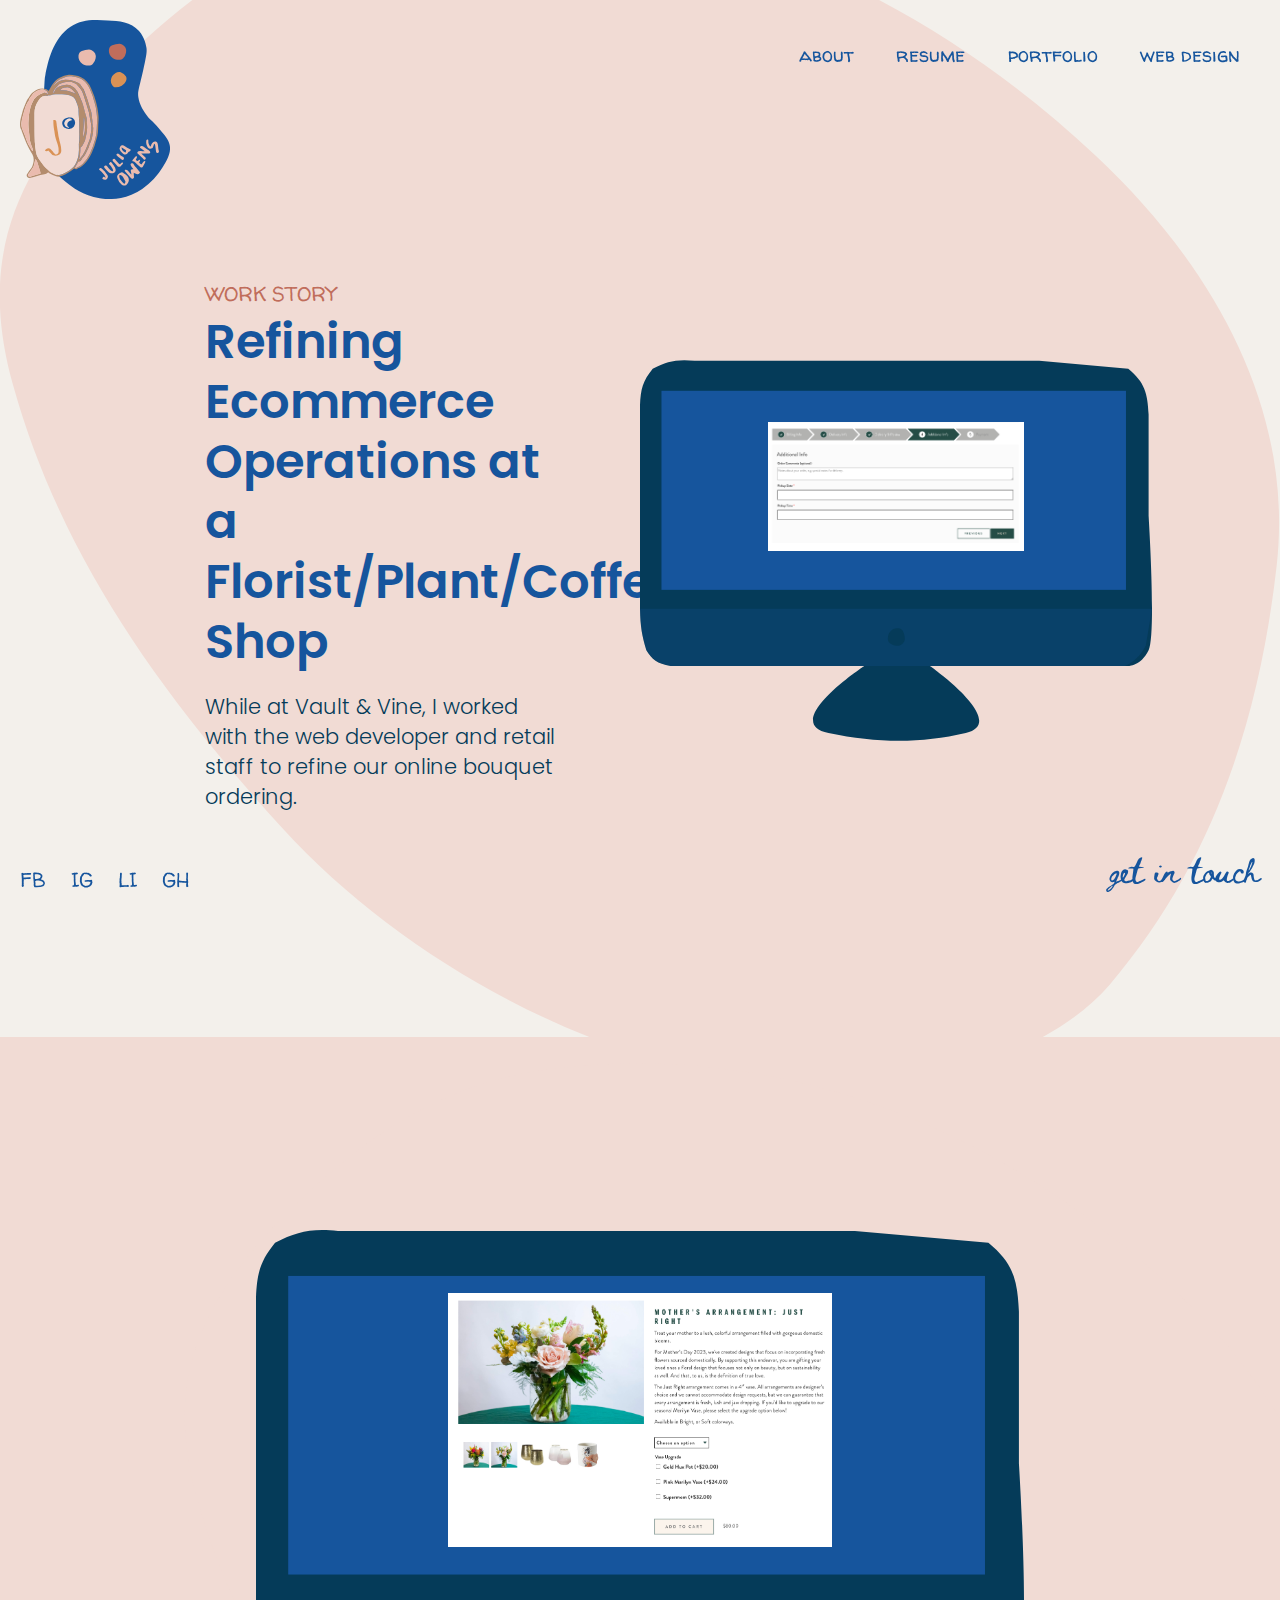
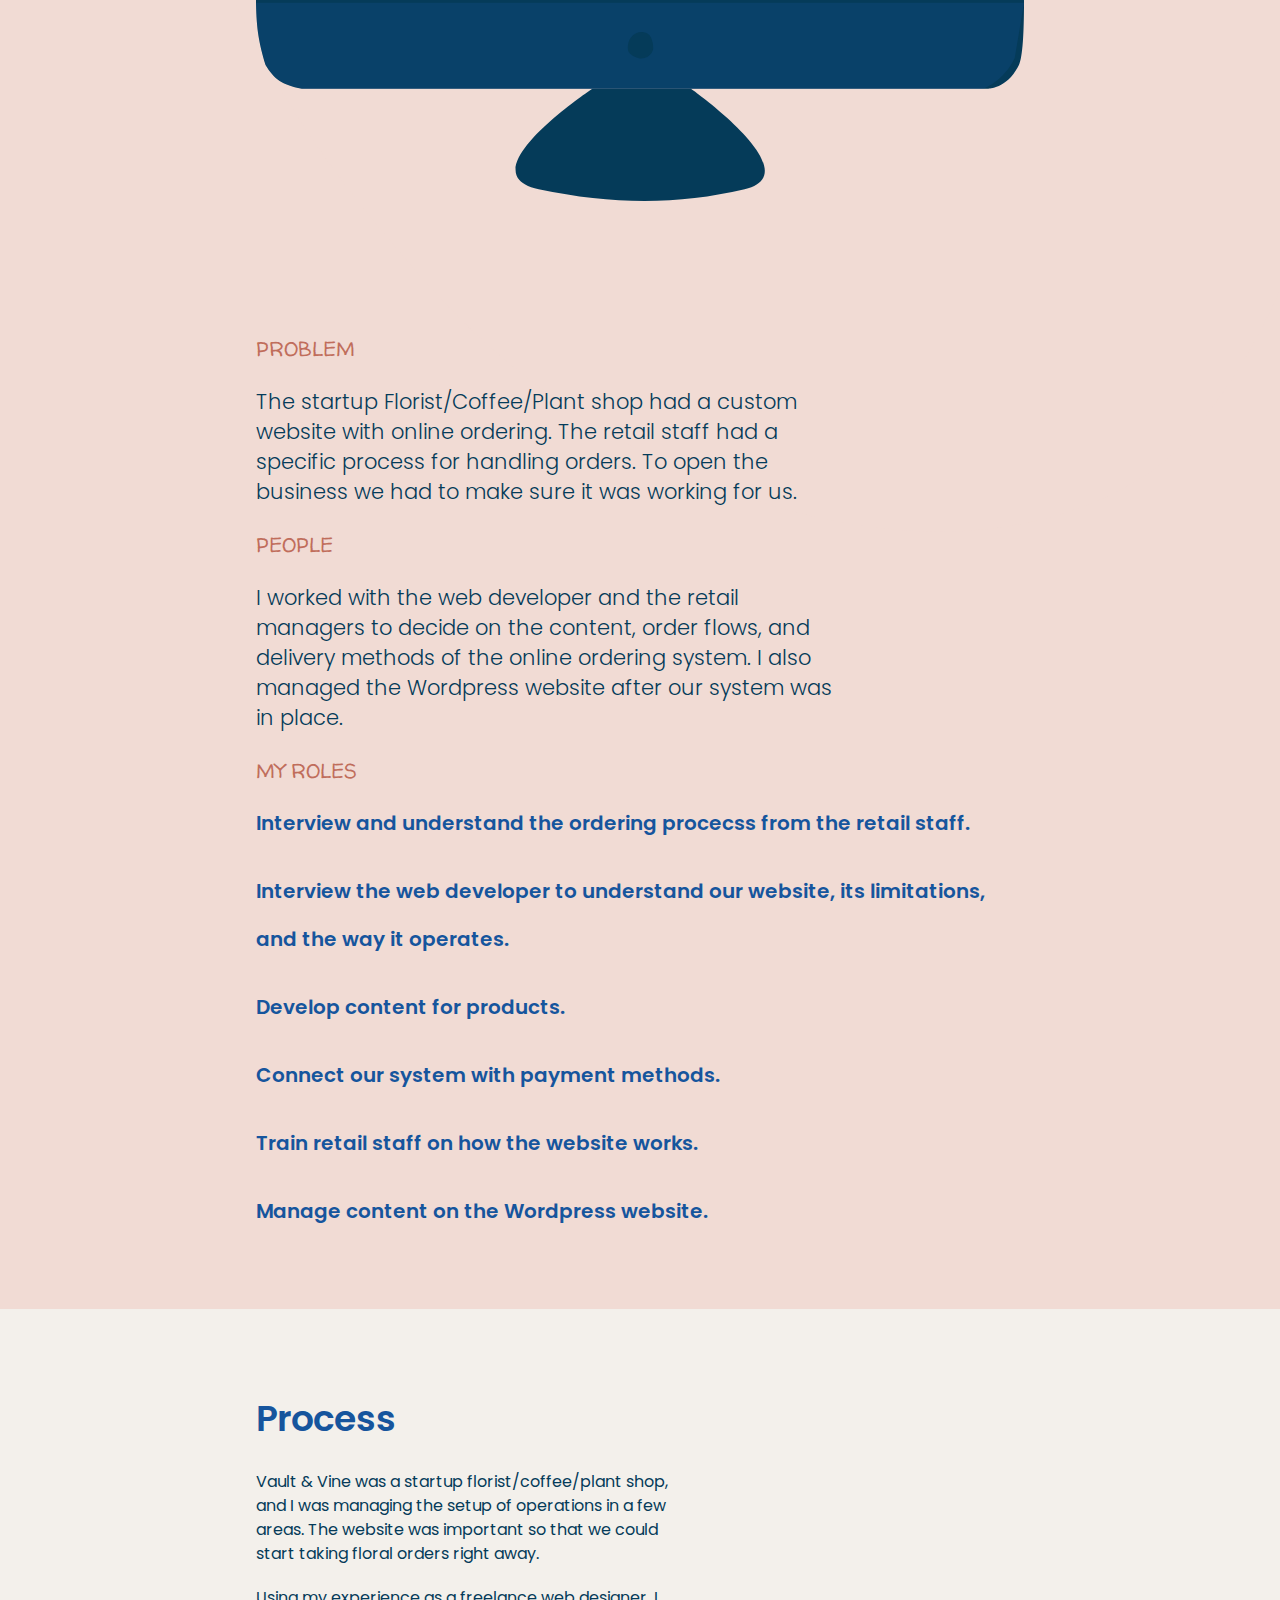
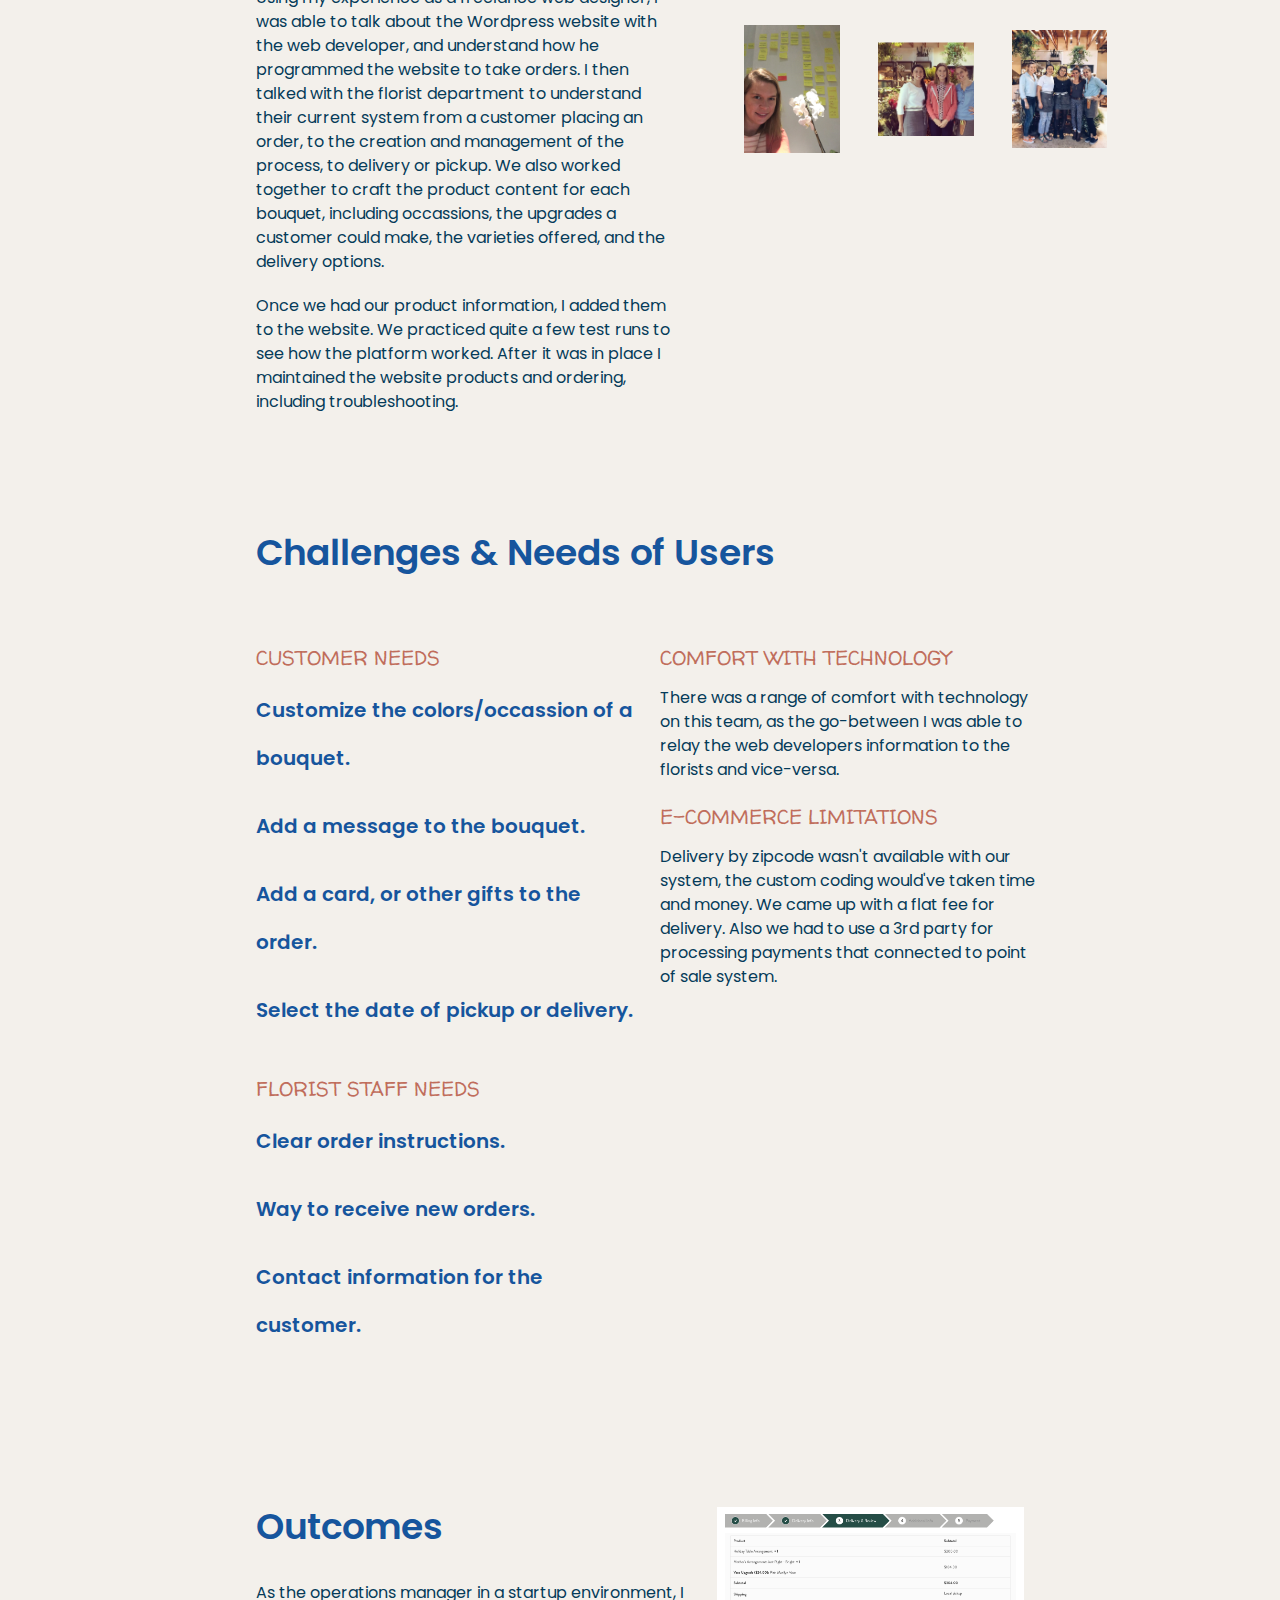
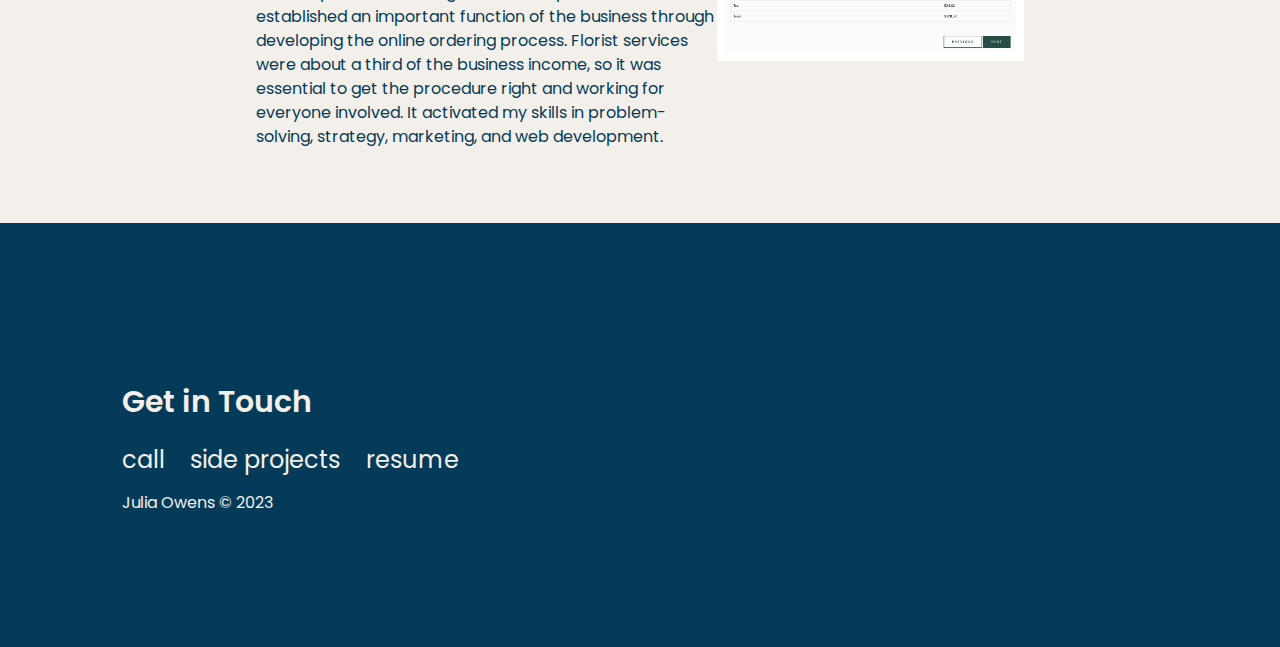
<file: florist-plant-coffee.html>
<!DOCTYPE html>
<html lang="en" dir="ltr">
   <head>
      <meta charset="utf-8">
      <title>Julia Owens</title>
      <meta name="viewport" content="width=device-width, initial-scale=1">
      <link rel="stylesheet" href="css/reset.css">
      <link rel="stylesheet" href="css/style.css">
      <link rel="stylesheet" href="https://fonts.googleapis.com/css2?family=Poppins:ital,wght@0,400;0,600;1,300;1,400;1,600&family=Beth+Ellen&family=Walter+Turncoat&display=swap">
   </head>
   <body>
     <!--navigation with logo and hamburger menu-->
   <div class="page-container">
     <header>
       <div class= "nav-container" id="nav-container" style="top: 0;">
         <div class="logomobile">
           <a href="/">
             <img src="assets/header/ColorHead.svg" alt="julia owens logo" style="width:6rem;">
           </a>
           <h2 class="logomobile">julia owens</h2>
         </div>
         <div class="logodesk">
             <a href="/">
               <img src="assets/header/colorlogo.svg" alt="julia owens logo" style="width:15rem;">
             </a>
         </div>
         <div class="top-right">
           <a href="/about">about</a>
           <a href="https://docs.google.com/document/d/1MXNMKBV0zy5YNFNmRR_R-AoZou5vwUU80KxR2X10TR0/edit?usp=sharing" target="_blank">resume</a>
           <a href="/portfolio">portfolio</a>
           <a href="/webdesign">web design</a>
         </div>
         <!-- Navigation links (hidden by default) -->
         <div id="menu-container" class="overlay">
            <!-- Button to close the overlay navigation -->
            <div class="myLinks">
              <a href="javascript:void(0)" class="closebtn" onclick="closeNav()">x</a>
              <a href="/about">About</a>
              <a href="https://docs.google.com/document/d/1MXNMKBV0zy5YNFNmRR_R-AoZou5vwUU80KxR2X10TR0/edit?usp=sharing" target="_blank">Resume</a>
              <a href="/portfolio">Portfolio</a>
              <a href="/webdesign">Web Design</a>
              <a href="/sideprojects">Art + Collabs</a>
            </div>
          </div>
 <!-- "Hamburger menu" / "hamburger" to toggle the navigation links -->
          <span onclick="openNav()" class="hamburger">
             <img class='hamburger' src="assets/header/hamburger.svg" alt="menu icon">
          </span>
       </div>
     </header>
      <main>
         <div class="content-container">
<!--hero unit-->
            <section class="case-study-intro">
              <div class="intro">
               <h5 class="title">WORK STORY</h5>
               <h1>Refining Ecommerce Operations at a Florist/Plant/Coffee Shop</h1>
               <h6>While at Vault & Vine, I worked with the web developer and retail staff to refine our online bouquet ordering.</h6>
             </div>
             <div class="app-frame5">
                <img class="homepg1" src="assets/vv/flow 4.png" alt="checkout page">
              </div>
            </section>
            <!--other sections below-->
            <section class="challenge">
               <div class="app-frame6">
                  <img class="homepg2" src="assets/vv/flow 1.png" alt="flower ordering screen">
               </div>
               <div class="app-frame7">
                 <img class="user-photo" src="assets/vv/flow 2.png" alt="flower ordering screen second page">
               </div>
               <h5 class="title">PROBLEM</h5>
               <h6>The startup Florist/Coffee/Plant shop had a custom website with online ordering. The retail staff had a specific process for handling orders. To open the business we had to make sure it was working for us. </h6>
               <h5 class="title">PEOPLE</h5>
               <h6>I worked with the web developer and the retail managers to decide on the content, order flows, and delivery methods of the online ordering system. I also managed the Wordpress website after our system was in place.</h6>
               <h5 class="title">MY ROLES</h5>
               <ul class="roles">
                  <li>Interview and understand the ordering procecss from the retail staff.</li>
                  <li>Interview the web developer to understand our website, its limitations, and the way it operates.</li>
                  <li>Develop content for products.</li>
                  <li>Connect our system with payment methods.</li>
                  <li>Train retail staff on how the website works.</li>
                  <li>Manage content on the Wordpress website.</li>
               </ul>
            </section>
            <section class="designprocess">
              <div class="sketches">
                 <img class="sketch1" src="assets/vv/julia with todo wall.JPG" alt="julia with post-its">
                 <img class="sketch2" src="assets/vv/juliawithflorists.png" alt="julia with florists">
                 <img class="sketch3" src="assets/vv/juliawithflorists2.png" alt="julia with florists">
              </div>
              <div class="process">
                <h3 class="title">Process</h3>
                <p>Vault & Vine was a startup florist/coffee/plant shop, and I was managing the setup of operations in a few areas. The website was important so that we could start taking floral orders right away.</p>
                <p>Using my experience as a freelance web designer, I was able to talk about the Wordpress website with the web developer, and understand how he programmed the website to take orders. I then talked with the florist department to understand their current system from a customer placing an order, to the creation and management of the process, to delivery or pickup. We also worked together to craft the product content for each bouquet, including occassions, the upgrades a customer could make, the varieties offered, and the delivery options.</p>
                <p>Once we had our product information, I added them to the website. We practiced quite a few test runs to see how the platform worked. After it was in place I maintained the website products and ordering, including troubleshooting.</p>
               </div>
           </section>
            <!--research-->
          <section class="research">
              <h3 class="title">Challenges & Needs of Users</h3>
              <div class="findings">
                 <h5 class="title">Comfort with Technology</h5>
                 <p>There was a range of comfort with technology on this team, as the go-between I was able to relay the web developers information to the florists and vice-versa.</p>
                <h5 class="title">E-Commerce Limitations</h5>
                  <p>Delivery by zipcode wasn't available with our system, the custom coding would've taken time and money. We came up with a flat fee for delivery. Also we had to use a 3rd party for processing payments that connected to point of sale system.</li>
                </ul>
              </div>
              <div class="participants">
               <h5 class="title">Customer Needs</h5>
               <ul class="roles">
                      <li>Customize the colors/occassion of a bouquet.</li>
                      <li>Add a message to the bouquet.</li>
                      <li>Add a card, or other gifts to the order.</li>
                      <li>Select the date of pickup or delivery.</li>
               </ul>
              </div>
              <div class="mostused">
                <h5 class="title">Florist Staff Needs</h5>
                <ul class="roles">
                     <li>Clear order instructions.</li>
                     <li>Way to receive new orders.</li>
                     <li>Contact information for the customer.</li>
                </ul>
              </div>
            </section>
            <section class="end">
              <div class="conclusion">
                 <h3 class="title">Outcomes</h3>
                 <p>As the operations manager in a startup environment, I established an important function of the business through developing the online ordering process. Florist services were about a third of the business income, so it was essential to get the procedure right and working for everyone involved. It activated my skills in problem-solving, strategy, marketing, and web development.</p>
                         </div>
               <div class="Proto">
                 <img class="homepg1" src="assets/vv/flow 3.png" alt="details page">
                </div>
            </section>
         </div>
      </main>
      <!--footer-->
      <footer>
        <footer id="footer">
          <div class="desk-links">
            <ul class="bottom-left">
                <li><a href="https://www.facebook.com/juliasowens">FB</a></li>
                <li><a href="https://www.instagram.com/juliasowens">IG</a></li>
                <li><a href="https://www.linkedin.com/juliasowens">LI</a></li>
                <li><a href="https://www.github.com/juliasowens">GH</a></li>
            </ul>
            <a class="bottom-right" href="mailto:juliasowens@gmail.com">get in touch</a>
          </div>
          <h4>Get in Touch</h4>
          <address>
              <ul class="contactinfo">
               <li><a href="tel:+3214386879">call</a></li>
               <li><a href="/sideprojects">side projects</a></li>
               <li><a href="https://docs.google.com/document/d/1MXNMKBV0zy5YNFNmRR_R-AoZou5vwUU80KxR2X10TR0/edit?usp=sharing">resume</a></li>
<!--  weekly web tips      <li><a href="https://dedicated-thinker-2552.ck.page/601ba9da36">weekly web tips</a></li>-->  
              </ul>
              <div class="social">
                 <a href="mailto:juliasowens@gmail.com">email</a> <br>
                 <a href="https://www.facebook.com/juliasowens">social: FB</a> <a href="https://www.instagram.com/juliasowens">IG</a>  <a href="https://www.linkedin.com/juliasowens">LI</a> <a href="https://www.github.com/juliasowens">GH</a>
              </div>
          </address>
          <p>Julia Owens © 2023</p>
        </footer>
      <script>
      window.onscroll = function() {
      var currentScrollPos = window.pageYOffset;
          if (currentScrollPos > 20) {
            document.getElementById("nav-container").style.display = "none";
          } else {
            document.getElementById("nav-container").style.display = "initial";
          }
          prevScrollpos = currentScrollPos;
        }
        function openNav() {
            document.getElementById("menu-container").style.width = "100%";
          }
        function closeNav() {
            document.getElementById("menu-container").style.width = "0%";
          }
      </script>
      <!-- Global site tag (gtag.js) - Google Analytics -->
      <script async src="https://www.googletagmanager.com/gtag/js?id=UA-165975518-1"></script>
      <script>
        window.dataLayer = window.dataLayer || [];
        function gtag(){dataLayer.push(arguments);}
        gtag('js', new Date());

        gtag('config', 'UA-165975518-1');
      </script>
   </body>
</html>
</file>
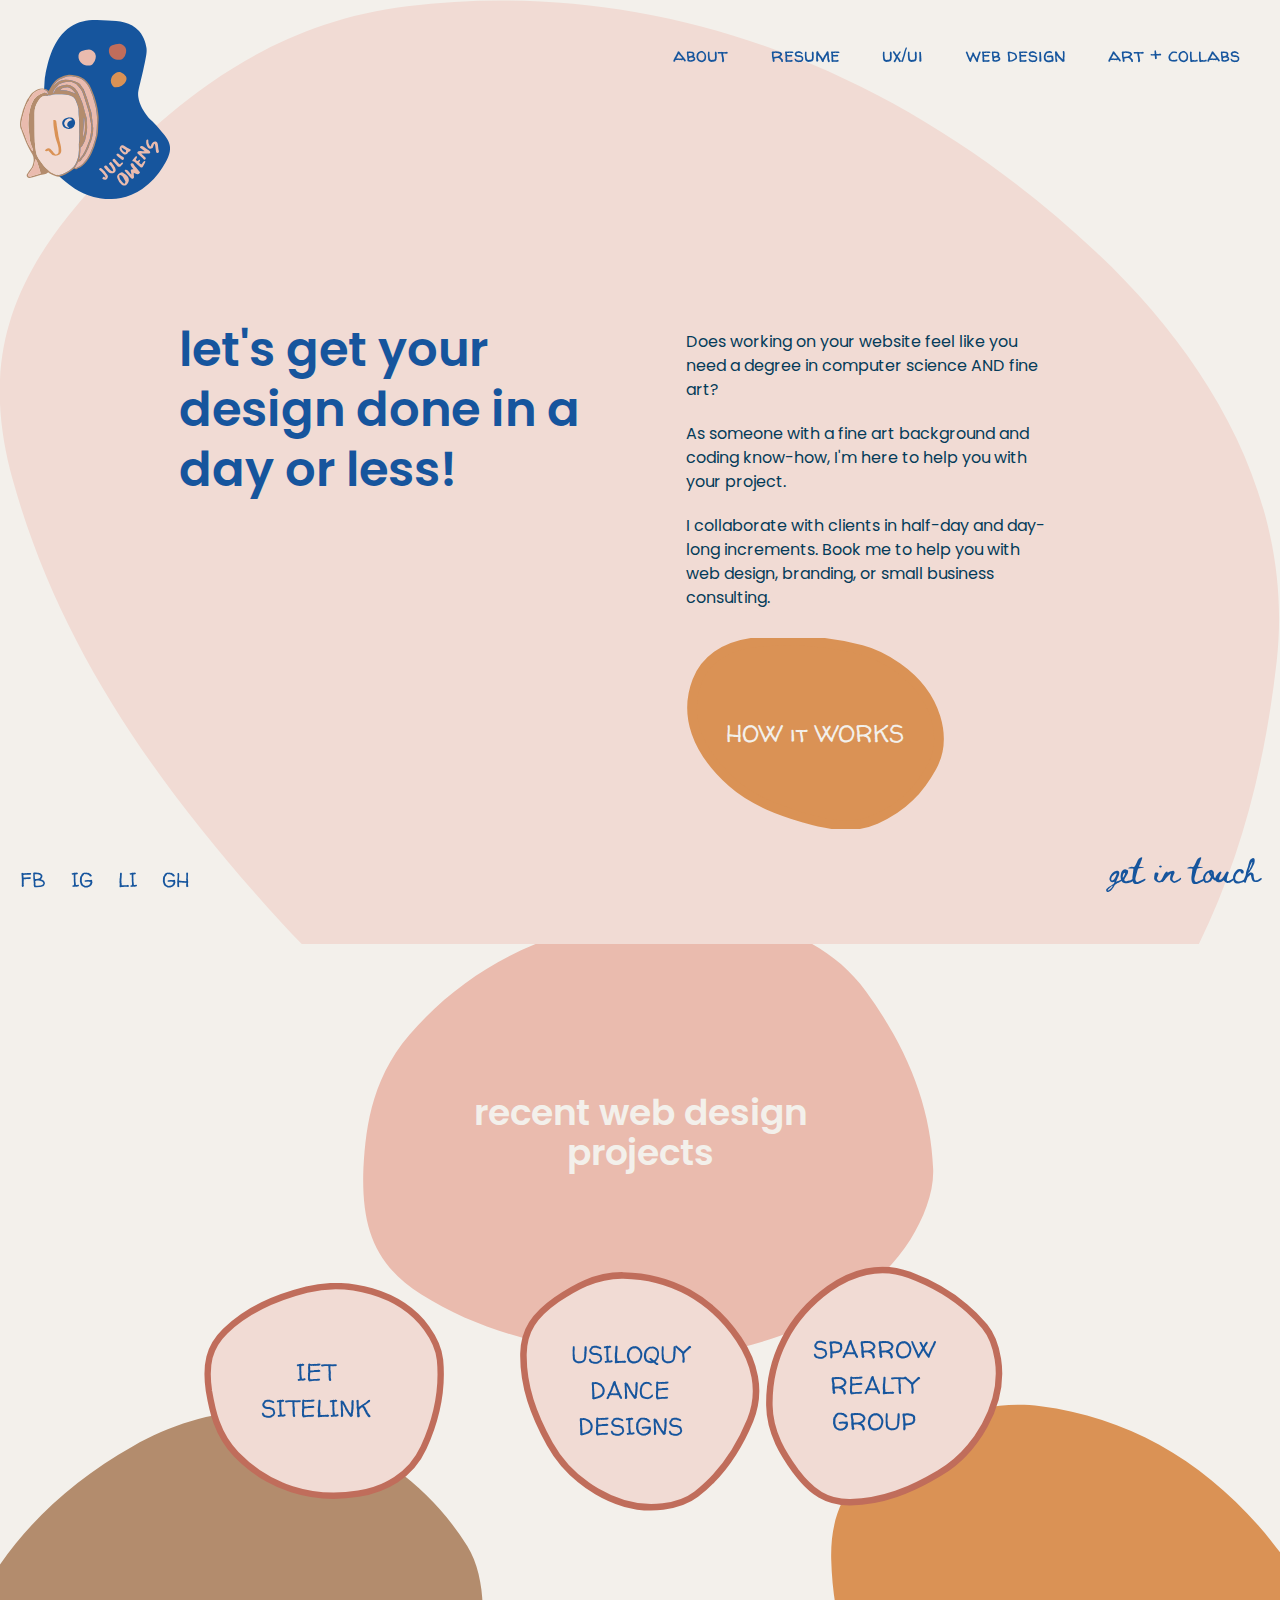
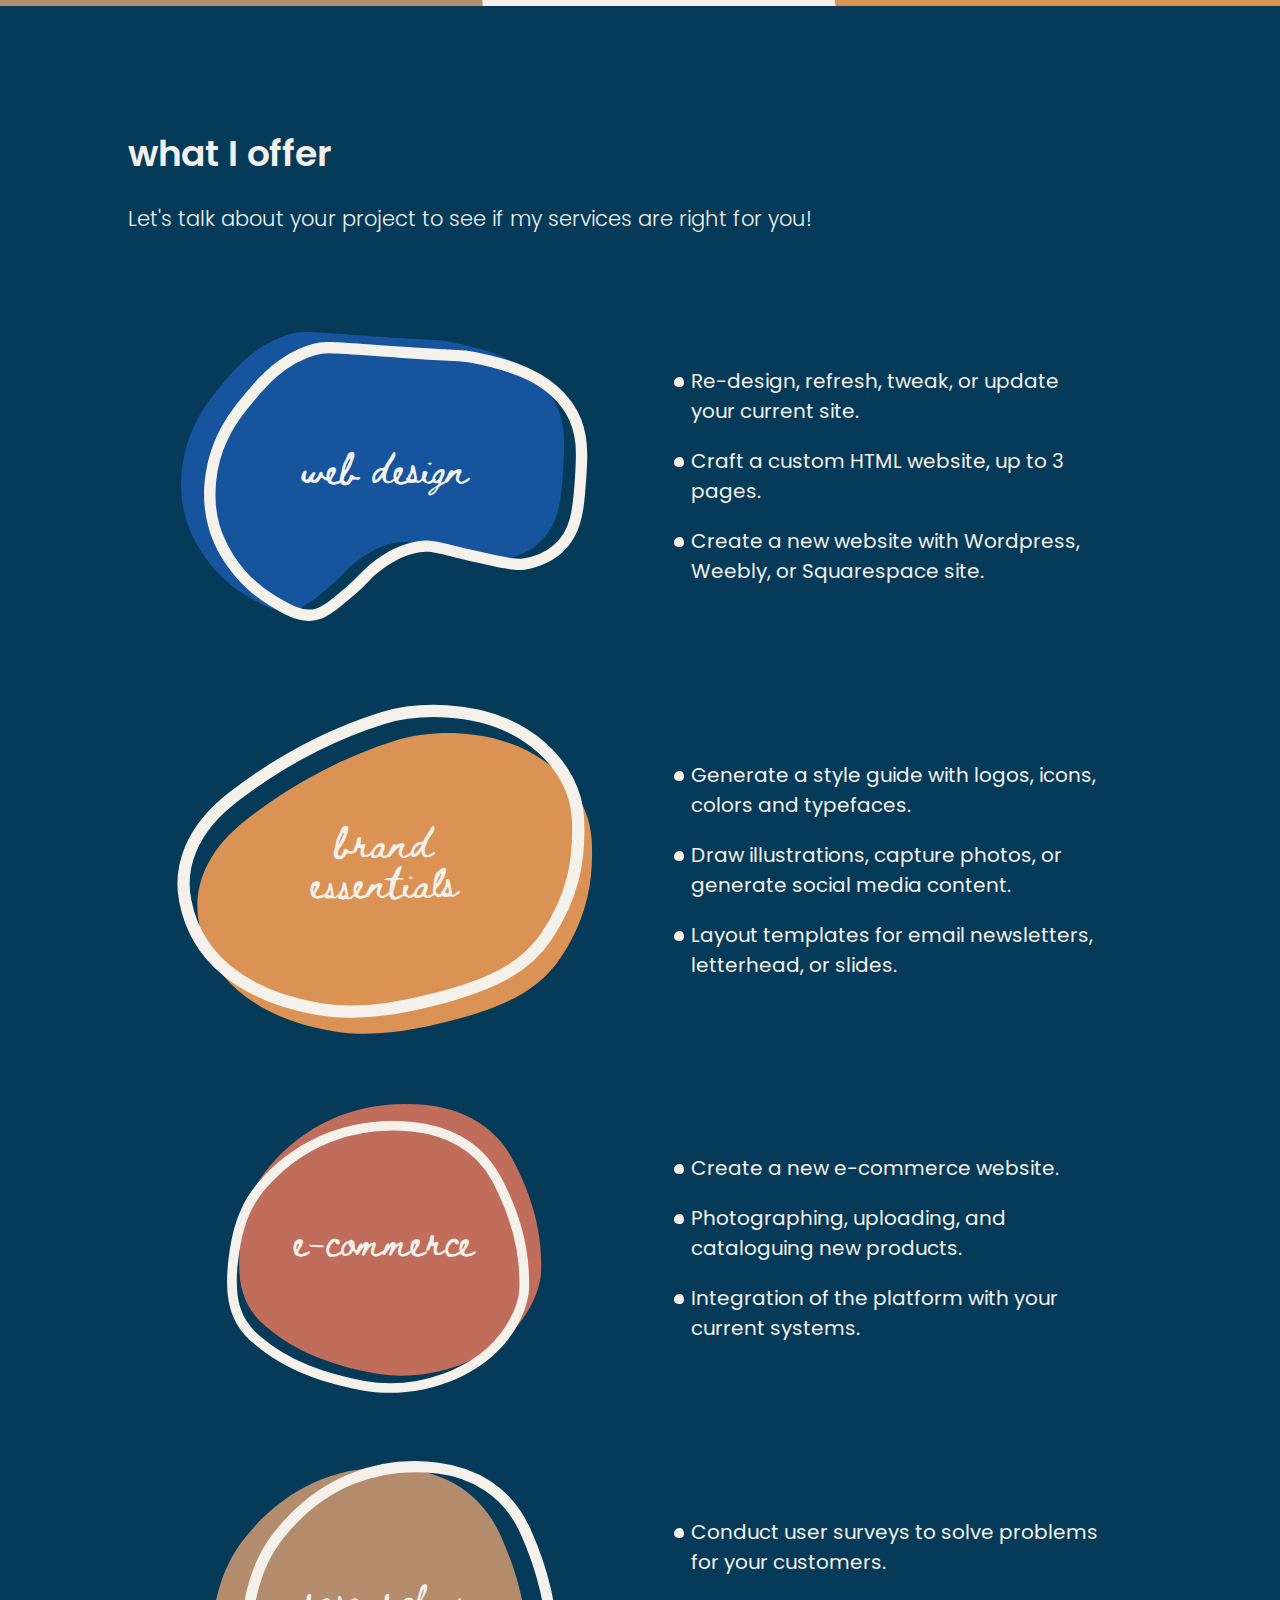
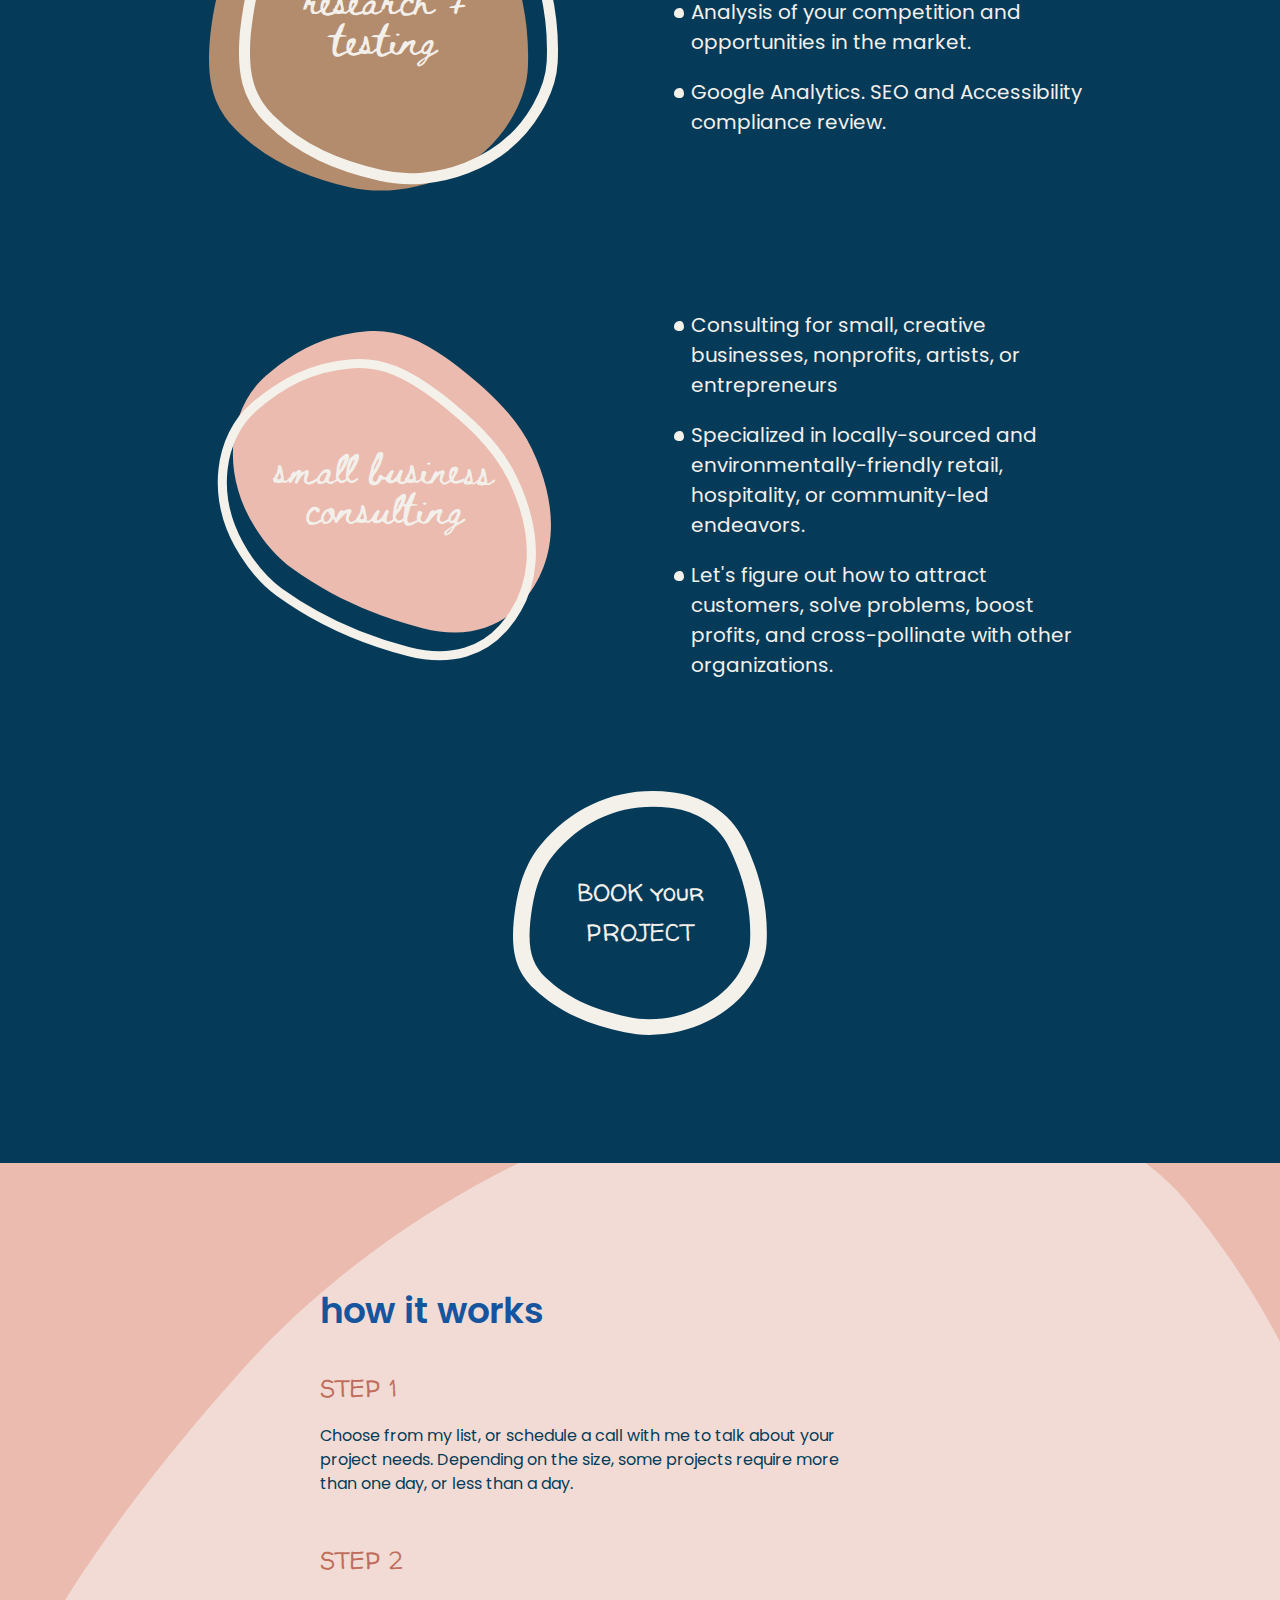
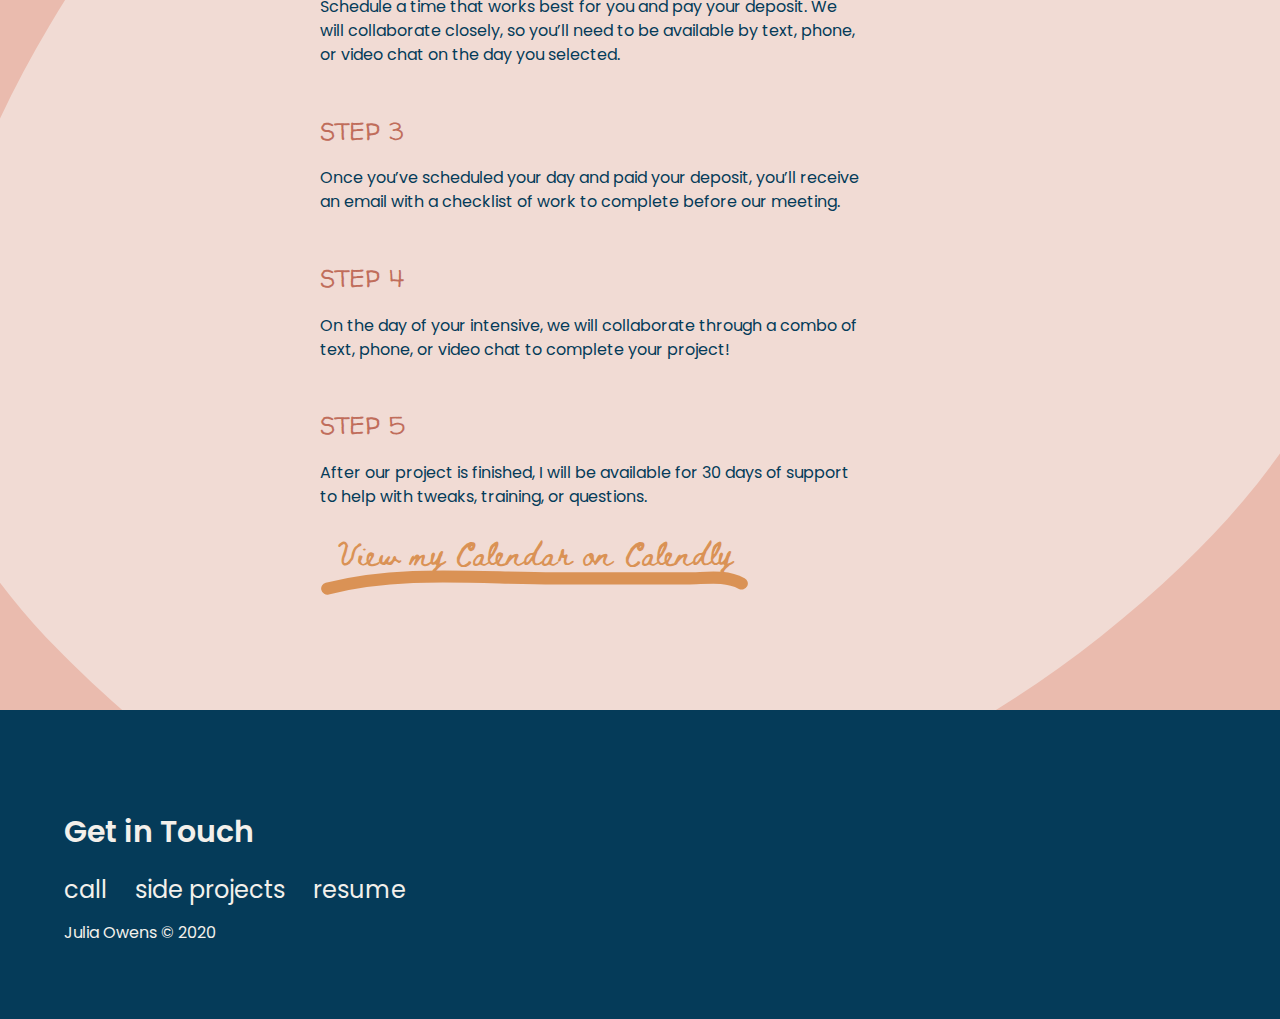
<file: freelance.html>
<!DOCTYPE html>
<html lang="en" dir="ltr">
   <head>
      <meta charset="utf-8">
      <title>Julia Owens</title>
      <meta name="viewport" content="width=device-width, initial-scale=1">
      <link rel="stylesheet" href="css/reset.css">
      <link rel="stylesheet" href="css/style.css">
      <link rel="stylesheet" href="https://fonts.googleapis.com/css2?family=Poppins:ital,wght@0,400;0,600;1,300;1,400;1,600&family=Beth+Ellen&family=Walter+Turncoat&display=swap">
   </head>
   <body>
      <!--navigation with logo and hamburger menu-->
    <div class="page-container">
      <header>
        <div class= "nav-container" id="nav-container" style="top: 0;">
          <div class="logomobile">
            <a href="index.html">
              <img src="assets/header/ColorHead.svg" alt="julia owens logo" style="width:6rem;">
            </a>
            <h2 class="logomobile">julia owens</h2>
          </div>
          <div class="logodesk">
              <a href="index.html">
                <img src="assets/header/colorlogo.svg" alt="julia owens logo" style="width:15rem;">
              </a>
          </div>
          <div class="top-right">
            <a href="about.html">about</a>
            <a href="https://docs.google.com/document/d/1MXNMKBV0zy5YNFNmRR_R-AoZou5vwUU80KxR2X10TR0/edit?usp=sharing" target="_blank">resume</a>
            <a href="index.html#ux">ux/ui</a>
            <a href="freelance.html">web design</a>
            <a href="sideprojects.html">art + collabs</a>
          </div>
          <!-- Navigation links (hidden by default) -->
          <div id="menu-container" class="overlay">
             <!-- Button to close the overlay navigation -->
             <div class="myLinks">
               <a href="javascript:void(0)" class="closebtn" onclick="closeNav()">x</a>
               <a href="about.html">About</a>
               <a href="https://docs.google.com/document/d/1MXNMKBV0zy5YNFNmRR_R-AoZou5vwUU80KxR2X10TR0/edit?usp=sharing" target="_blank">Resume</a>
               <a href="index.html#ux">ux/ui</a>
               <a href="freelance.html">Web Design</a>
               <a href="sideprojects.html">Art + Collabs</a>
               <a href="index.html#testimonials">Testimonials</a>
             </div>
           </div>
  <!-- "Hamburger menu" / "hamburger" to toggle the navigation links -->
           <span onclick="openNav()" class="hamburger">
              <img class='hamburger' src="assets/header/hamburger.svg" alt="menu icon">
           </span>
        </div>
      </header>
      <main>
        <div class="content-container">
           <!--hero unit-->
           <section class="hero">
             <div class="hero-container">
                 <h1>let's get your design done in a day or less!</h1>
                 <div class="paragraph">
                   <p>Does working on your website feel like you need a degree in computer science AND fine art?</p>
                   <p>As someone with a fine art background and coding know-how, I'm here to help you with your project. </p>
                   <p>I collaborate with clients in half-day and day-long increments. Book me to help you with web design, branding, or small business consulting.</p>
                   <div class= "button">
                       <a href="freelance.html#howitworks" class="orange-button">HOW it WORKS</a>
                   </div>
                 </div>
             </div>
           </section>
           <!--Recent web design work-->
           <section class="recent" id="recent">
              <div class="recproj">
                <h3 class="white">recent web design projects</h3>
                <div class="grid-container">
                  <div class= "project">
                    <div class="three">
                      <a class="pinkline" href="https://ietsitelink.com/">
                        <h5 class= "blue">IET Sitelink</h5>
                      </a>
                      <div class="infoover">
                        <a href="https://ietsitelink.com/">
                          <p>view the wordpress website</p>
                        </a>
                      </div>
                    </div>
                  </div>
                  <div class= "project">
                    <div class= "four">
                      <a class="pinkline" href="http://usiloquydance.org">
                        <h5 class="blue">Usiloquy Dance Designs</h5>
                      </a>
                      <div class="infoover">
                        <a href="http://usiloquydance.org">
                          <p>view the wordpress website</p>
                        </a>
                      </div>
                    </div>
                  </div>
                  <div class= "project">
                    <div class="five">
                      <a class="pinkline" href="http://thesparrow.biz/">
                        <h5 class= "blue">Sparrow Realty Group</h5>
                      </a>
                      <div class="infoover">
                        <a href="http://thesparrow.biz/">
                          <p>view the wordpress website</p>
                        </a>
                      </div>
                    </div>
                  </div>
                </div>
              </div>
            </section>
           <!--What I Offer-->
           <section class="offerings" id="offerings">
             <div class="services-container">
              <h3>what I offer</h3>
              <h6>Let's talk about your project to see if my services are right for you! </h6>
              <div class="service">
                    <div class="webdesign">
                       <h2>web design</h2>
                    </div>
                       <ul class="description">
                           <li>Re-design, refresh, tweak, or update your current site.</li>
                           <li>Craft a custom HTML website, up to 3 pages.</li>
                           <li>Create a new website with Wordpress, Weebly, or Squarespace site.</li>
                       </ul>
               </div>
               <div class="service">
                  <div class="brand">
                      <h2>brand essentials</h2>
                   </div>
                       <ul class="description">
                         <li>Generate a style guide with logos, icons, colors and typefaces.</li>
                         <li>Draw illustrations, capture photos, or generate social media content.</li>
                         <li>Layout templates for email newsletters, letterhead, or slides.</li>
                       </ul>
                 </div>
              <div class="service">
                   <div class="ecomm">
                      <h2>e-commerce</h2>
                   </div>
                       <ul class="description">
                         <li>Create a new e-commerce website.</li>
                         <li>Photographing, uploading, and cataloguing new products.</li>
                         <li>Integration of the platform with your current systems.</li>
                       </ul>
                 </div>
               <div class="service">
                   <div class="test">
                      <h2>research + testing</h2>
                   </div>
                         <ul class="description">
                           <li>Conduct user surveys to solve problems for your customers.</li>
                           <li>Analysis of your competition and opportunities in the market.</li>
                           <li>Google Analytics. SEO and Accessibility compliance review.</li>
                         </ul>
                 </div>
               <div class="service">
                   <div class="smallbiz">
                     <h2>small business consulting</h2>
                   </div>
                     <ul class="description">
                       <li>Consulting for small, creative businesses, nonprofits, artists, or entrepreneurs</li>
                       <li>Specialized in locally-sourced and environmentally-friendly retail, hospitality, or community-led endeavors.</li>
                       <li>Let's figure out how to attract customers, solve problems, boost profits, and cross-pollinate with other organizations.</li>
                     </ul>
                 </div>
              <div class="white button">
                 <a href="https://calendly.com/juliasowens/one-day-design" class="white-button">BOOK your PROJECT</a>
              </div>
            </div>
           </section>
           <!--How it Works-->
           <section class="howitworks" id="howitworks">
              <h3 class="works">how it works</h3>
              <div class="steps">
                <h5 class="step">STEP 1</h5>
                   <p class="stepaction">Choose from my list, or schedule a call with me to talk about your project needs. Depending on the size, some projects require more than one day, or less than a day.</p>
                <h5 class="step">STEP 2</h5>
                   <p class="stepaction">Schedule a time that works best for you and pay your deposit.  We will collaborate closely, so you’ll need to be available by text, phone, or video chat on the day you selected.</p>
                <h5 class="step">STEP 3</h5>
                   <p class="stepaction">Once you’ve scheduled your day and paid your deposit, you’ll receive an email with a checklist of work to complete before our meeting.</p>
                <h5 class="step">STEP 4</h5>
                   <p class="stepaction">On the day of your intensive, we will collaborate through a combo of text, phone, or video chat to complete your project!</p>
                <h5 class="step">STEP 5</h5>
                   <p class="stepaction">After our project is finished, I will be available for 30 days of support to help with tweaks, training, or questions. </p>
                <div class="ProjectCTA">
                  <a href="http://www.calendly.com/juliasowens">View my Calendar on Calendly</a>
                </div>
              </div>
           </section>
           <footer id="footer">
              <div class="desk-links">
                <ul class="bottom-left">
                    <li><a href="https://www.facebook.com/juliasowens">FB</a></li>
                    <li><a href="https://www.instagram.com/juliasowens">IG</a></li>
                    <li><a href="https://www.linkedin.com/juliasowens">LI</a></li>
                    <li><a href="https://www.github.com/juliasowens">GH</a></li>
                </ul>
                <a class="bottom-right" href="mailto:juliasowens@gmail.com">get in touch</a>
             </div>
             <h4>Get in Touch</h4>
             <address>
                 <ul class="contactinfo">
                  <li><a href="tel:+3214386879">call</a></li>
                  <li><a href="sideprojects.html">side projects</a></li>
                  <li><a href="https://docs.google.com/document/d/1MXNMKBV0zy5YNFNmRR_R-AoZou5vwUU80KxR2X10TR0/edit?usp=sharing">resume</a><li>
                 </ul>
                 <div class="social">
                    <a href="mailto:juliasowens@gmail.com">email</a> <br>
                    <a href="https://www.facebook.com/juliasowens">social: FB</a> <a href="https://www.instagram.com/juliasowens">IG</a>  <a href="https://www.linkedin.com/juliasowens">LI</a> <a href="https://www.github.com/juliasowens">GH</a>
                 </div>
             </address>
             <p>Julia Owens © 2020</p>
           </footer>
           <script>
             var prevScrollpos = window.pageYOffset;
             window.onscroll = function() {
             var currentScrollPos = window.pageYOffset;
                 if (prevScrollpos > currentScrollPos) {
                   document.getElementById("nav-container").style.top = "0";
                 } else {
                   document.getElementById("nav-container").style.top = "-25rem";
                 }
                 prevScrollpos = currentScrollPos;
               }
             function openNav() {
                 document.getElementById("menu-container").style.width = "100%";
               }
             function closeNav() {
                 document.getElementById("menu-container").style.width = "0%";
               }
           </script>
           <!-- Global site tag (gtag.js) - Google Analytics -->
           <script async src="https://www.googletagmanager.com/gtag/js?id=UA-165975518-1">
            </script>
           <script>
             window.dataLayer = window.dataLayer || [];
             function gtag(){dataLayer.push(arguments);}
             gtag('js', new Date());

             gtag('config', 'UA-165975518-1');
           </script>
         </div>
        </body>
     </html>
</file>
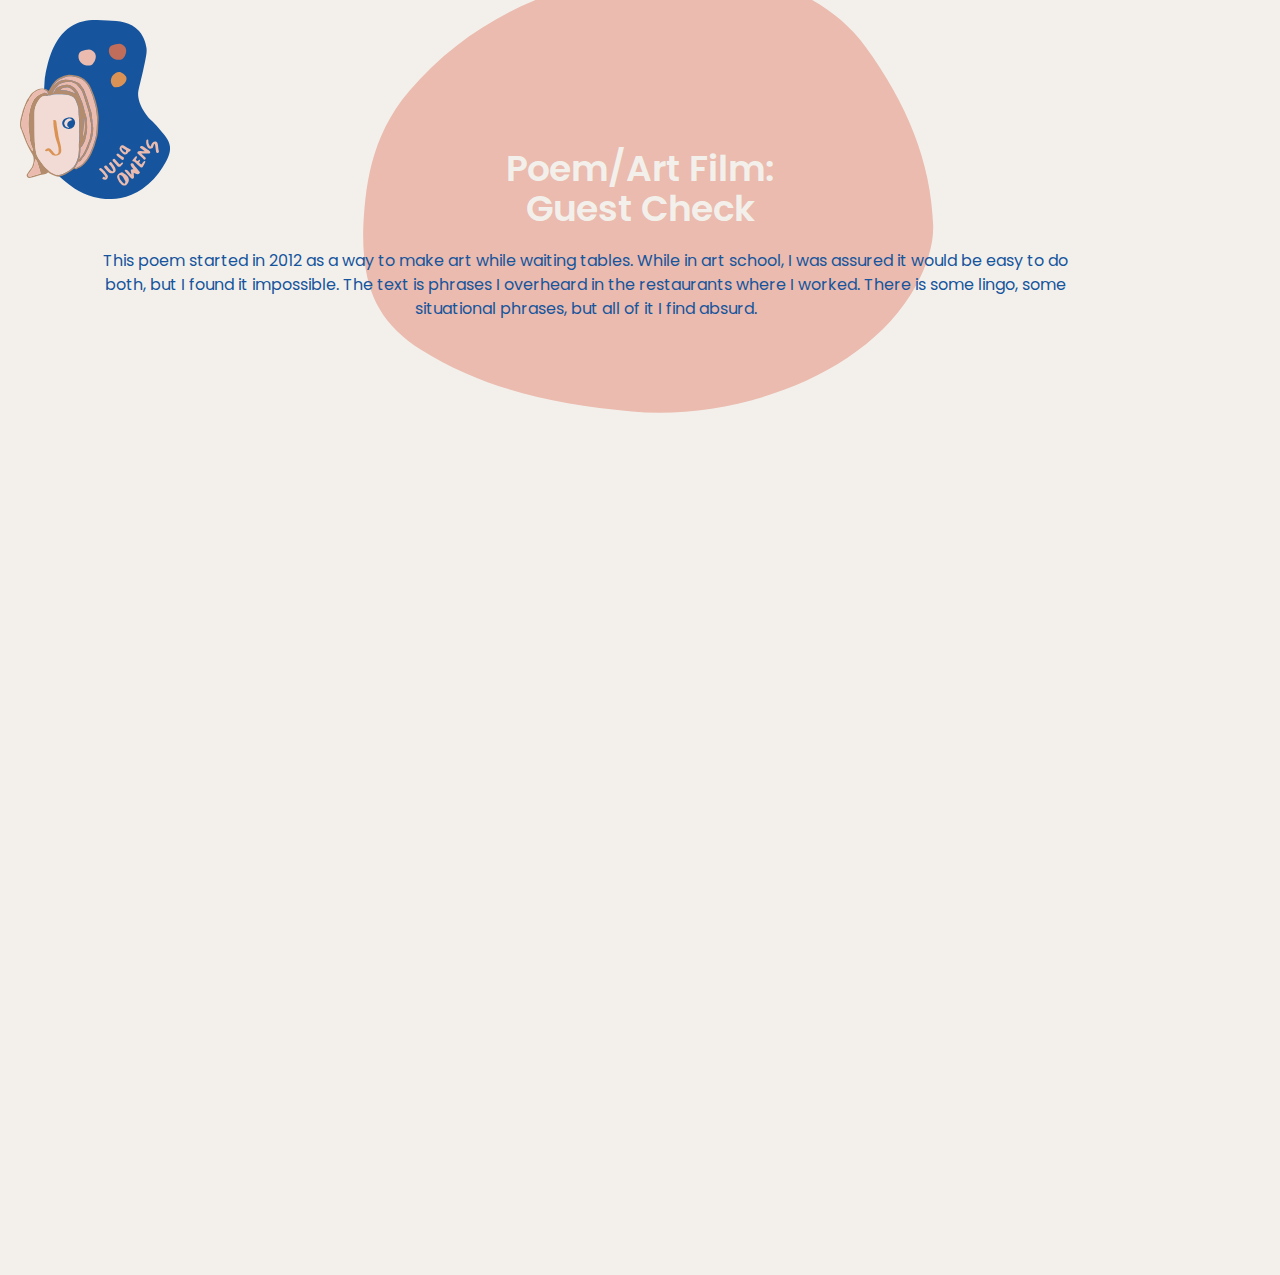
<file: guestcheck.html>
<!DOCTYPE html>
<html lang="en" dir="ltr">
   <head>
      <meta charset="utf-8">
      <title>Julia Owens</title>
      <meta name="viewport" content="width=device-width, initial-scale=1">
      <link rel="stylesheet" href="css/reset.css">
      <link rel="stylesheet" href="css/style.css">
      <link rel="stylesheet" href="https://fonts.googleapis.com/css2?family=Poppins:ital,wght@0,400;0,600;1,300;1,400;1,600&family=Beth+Ellen&family=Walter+Turncoat&display=swap">
   </head>
   <body>
     <!--navigation with logo and hamburger menu-->
   <div class="page-container">
     <header>
       <div class= "nav-container" id="nav-container" style="top: 0;">
         <div class="logomobile">
           <a href="/">
             <img src="assets/header/ColorHead.svg" alt="julia owens logo" style="width:6rem;">
           </a>
           <h2 class="logomobile">julia owens</h2>
         </div>
         <div class="logodesk">
             <a href="/">
               <img src="assets/header/colorlogo.svg" alt="julia owens logo" style="width:15rem;">
             </a>
         </div>
 <!-- "Hamburger menu" / "hamburger" to toggle the navigation links -->
          <span onclick="openNav()" class="hamburger">
             <img class='hamburger' src="assets/header/hamburger.svg" alt="menu icon">
          </span>
       </div>
     </header>
      <main>
         <div class="content-container">
<!--Video-->
            <section class="recent" id="recent">
              <div class="recproj">
                <h3 class="white">Poem/Art Film:<br>Guest Check</h3>
                <p class="blue">This poem started in 2012 as a way to make art while waiting tables. While in art school, I was assured it would be easy to do both, but I found it impossible. The text is phrases I overheard in the restaurants where I worked. There is some lingo, some situational phrases, but all of it I find absurd.</p>
                </div>
             </section>      
            <section>
                    <div class="youtube">
                        <iframe class="youtube" src="https://www.youtube.com/embed/0SbzqUQuWpw?si=LykTGGcMbnN8Cqk4" title="YouTube video player" frameborder="0" allow="accelerometer; autoplay; clipboard-write; encrypted-media; gyroscope; picture-in-picture; web-share" referrerpolicy="strict-origin-when-cross-origin" allowfullscreen></iframe>
                    </div>

            </section>   
            <section>

</section>
          </div> 
        </main>
      <script>
        window.onscroll = function() {
          var currentScrollPos = window.pageYOffset;
            if (currentScrollPos > 20) {
            document.getElementById("nav-container").style.display = "none";
          } else {
            document.getElementById("nav-container").style.display = "initial";
          }
          prevScrollpos = currentScrollPos;
          }
          function openNav() {
          document.getElementById("menu-container").style.width = "100%";
          }
          function closeNav() {
          document.getElementById("menu-container").style.width = "0%";
          }
      </script>
<!-- Global site tag (gtag.js) - Google Analytics -->
      <script async src="https://www.googletagmanager.com/gtag/js?id=UA-165975518-1">
      </script>
      <script>
          window.dataLayer = window.dataLayer || [];
          function gtag(){dataLayer.push(arguments);}
          gtag('js', new Date());

          gtag('config', 'UA-165975518-1');
      </script>
    </div>
  </body>
</html>
</file>
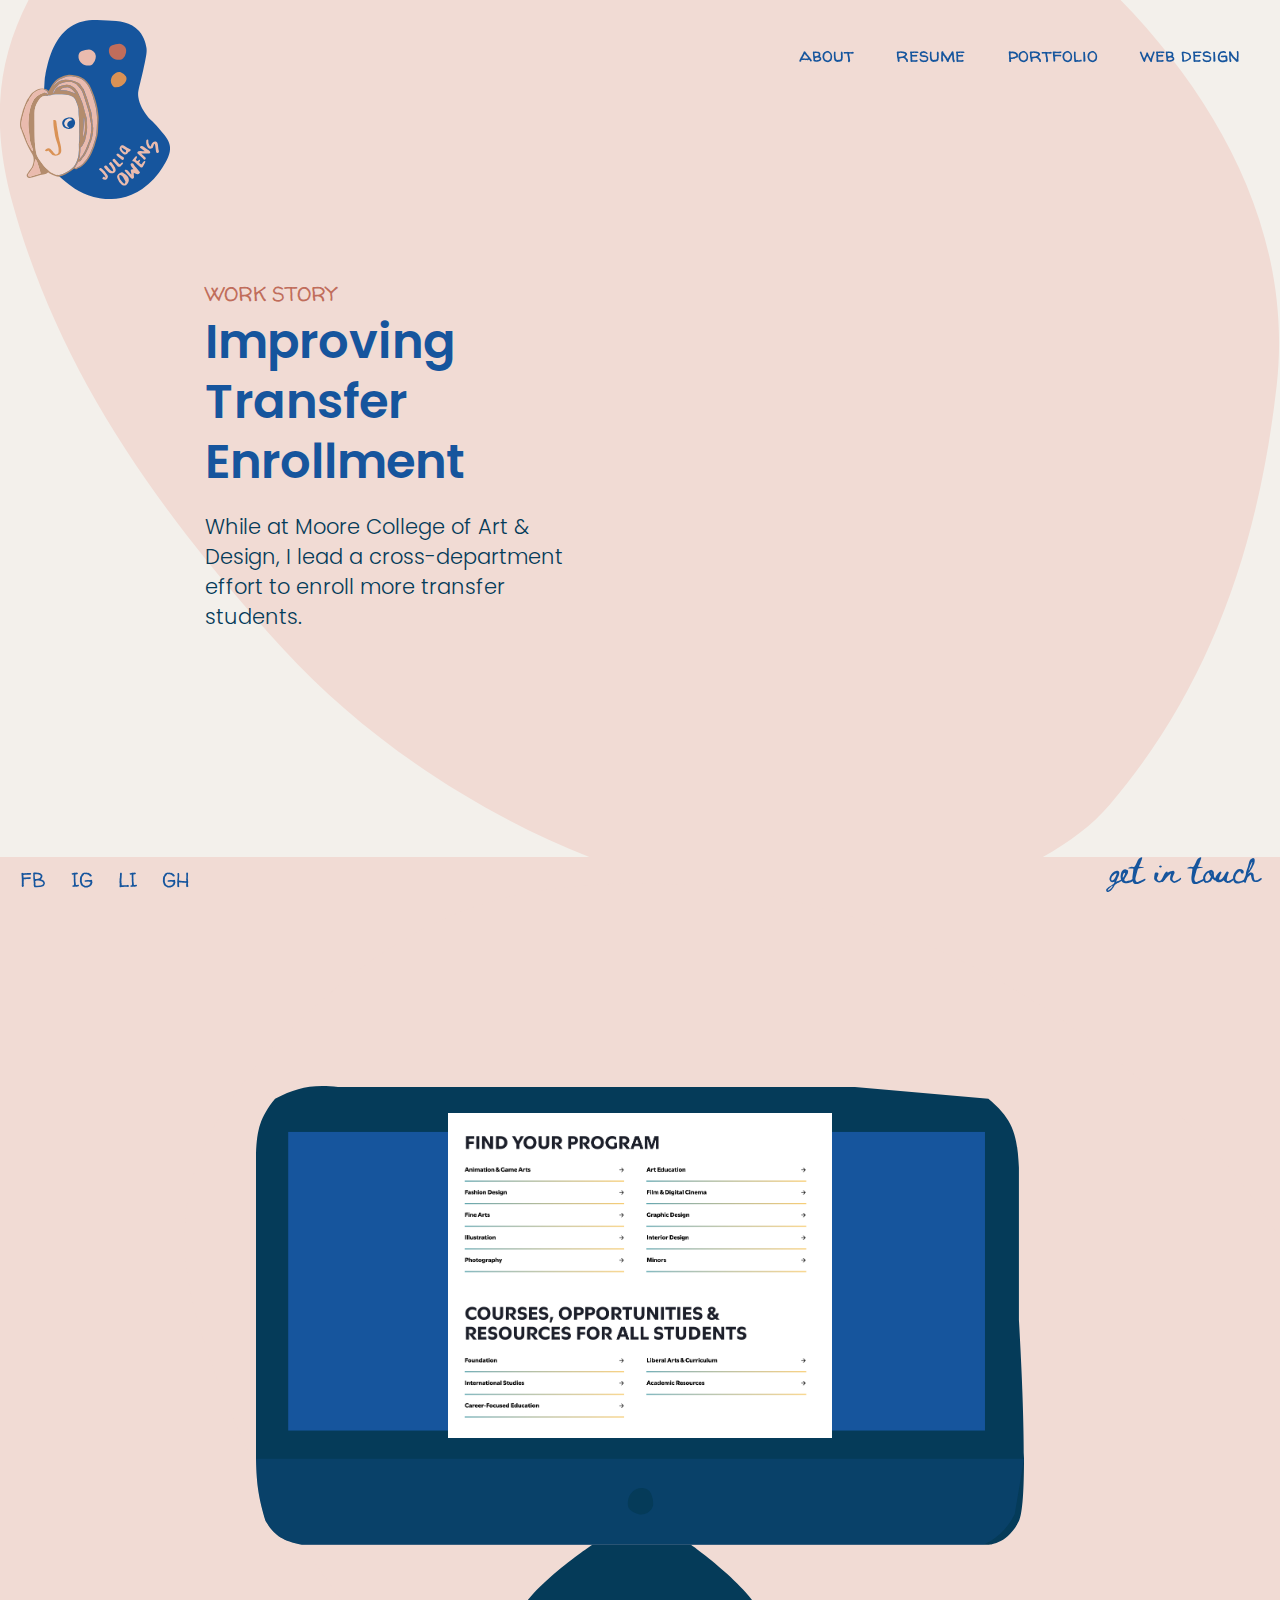
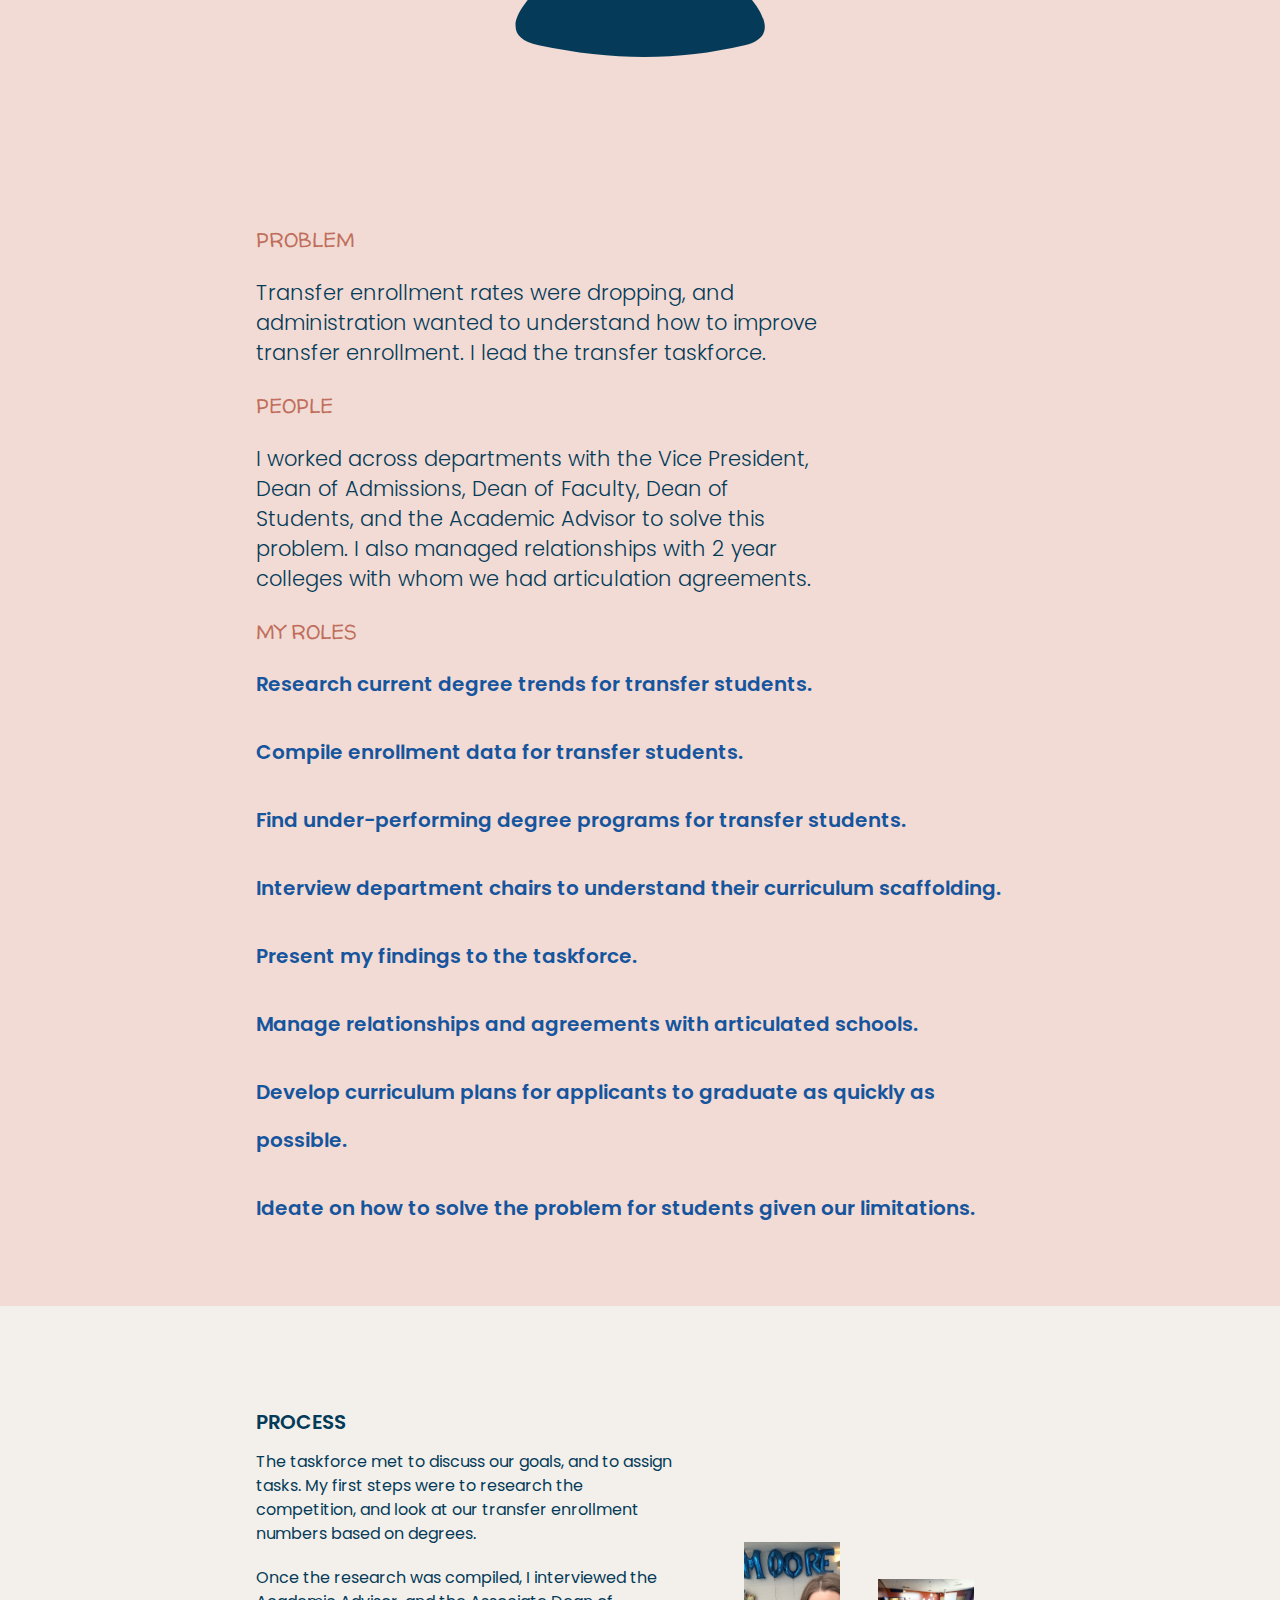
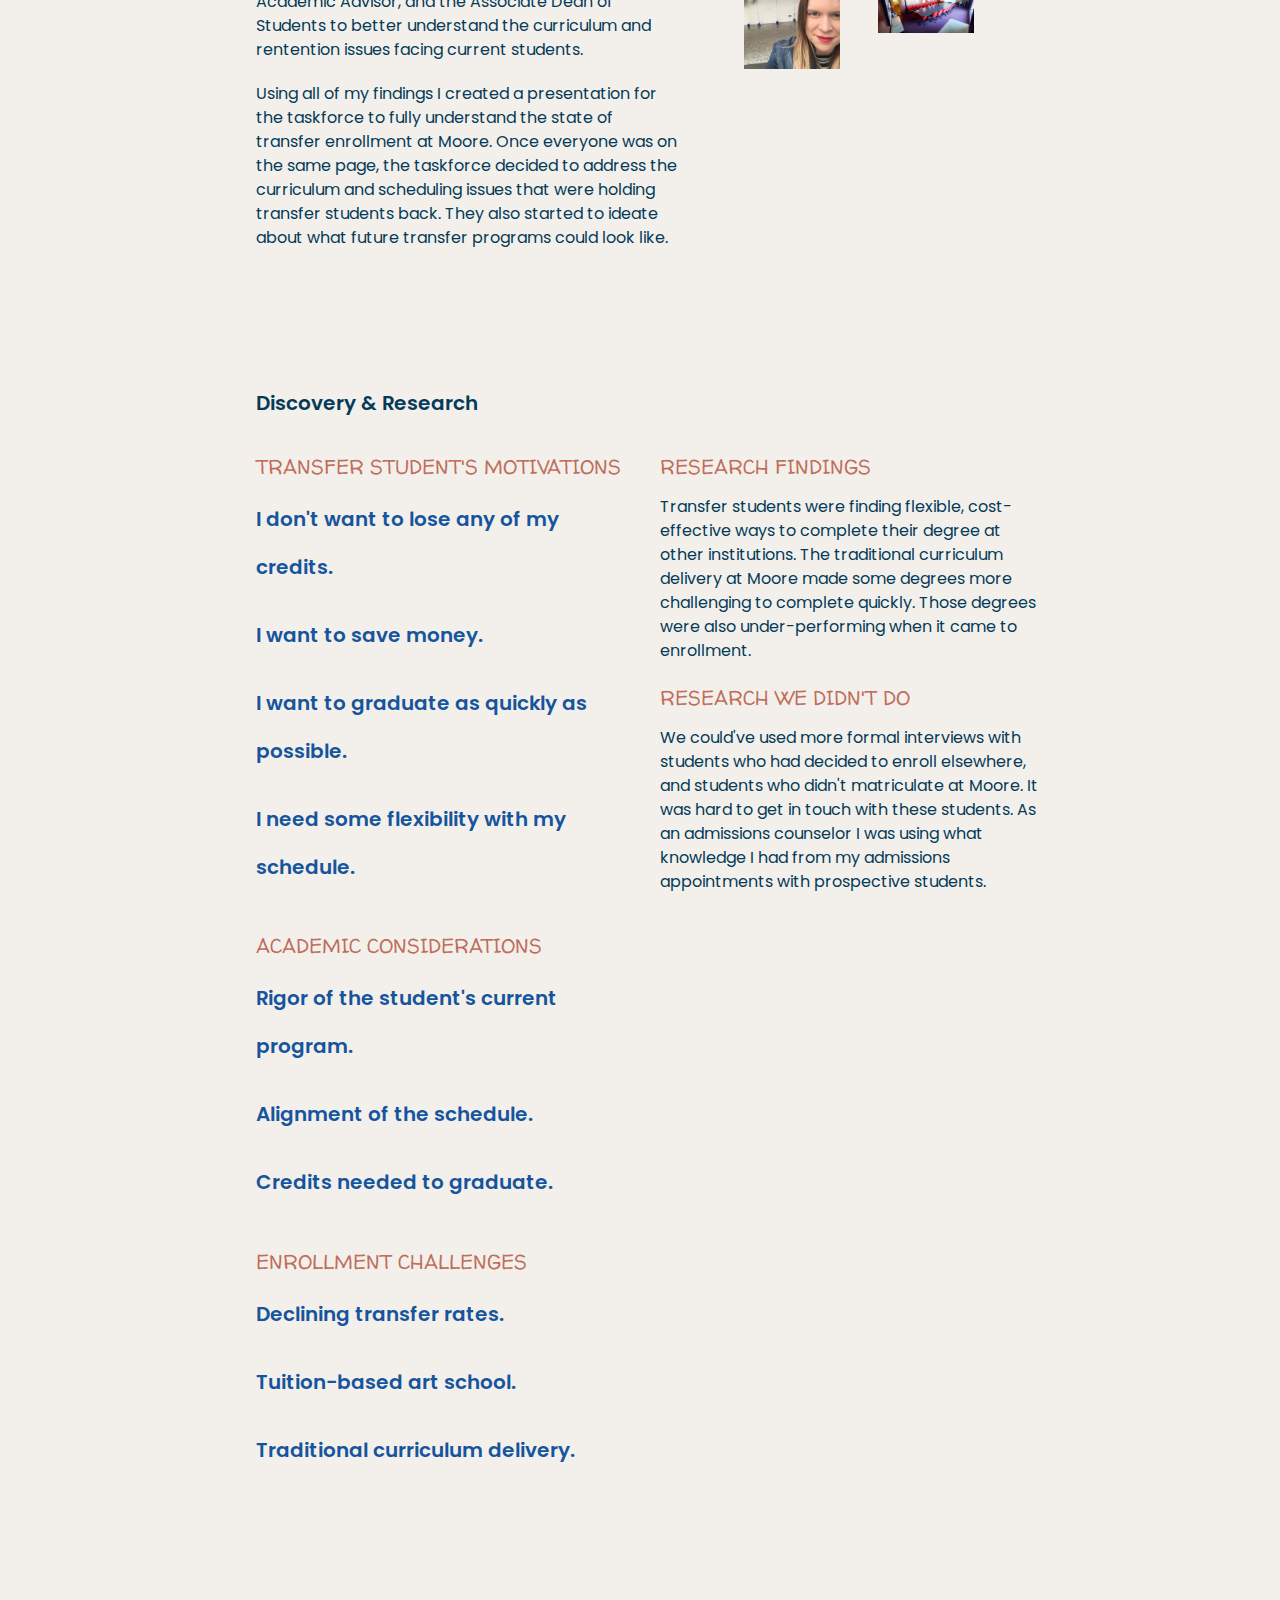
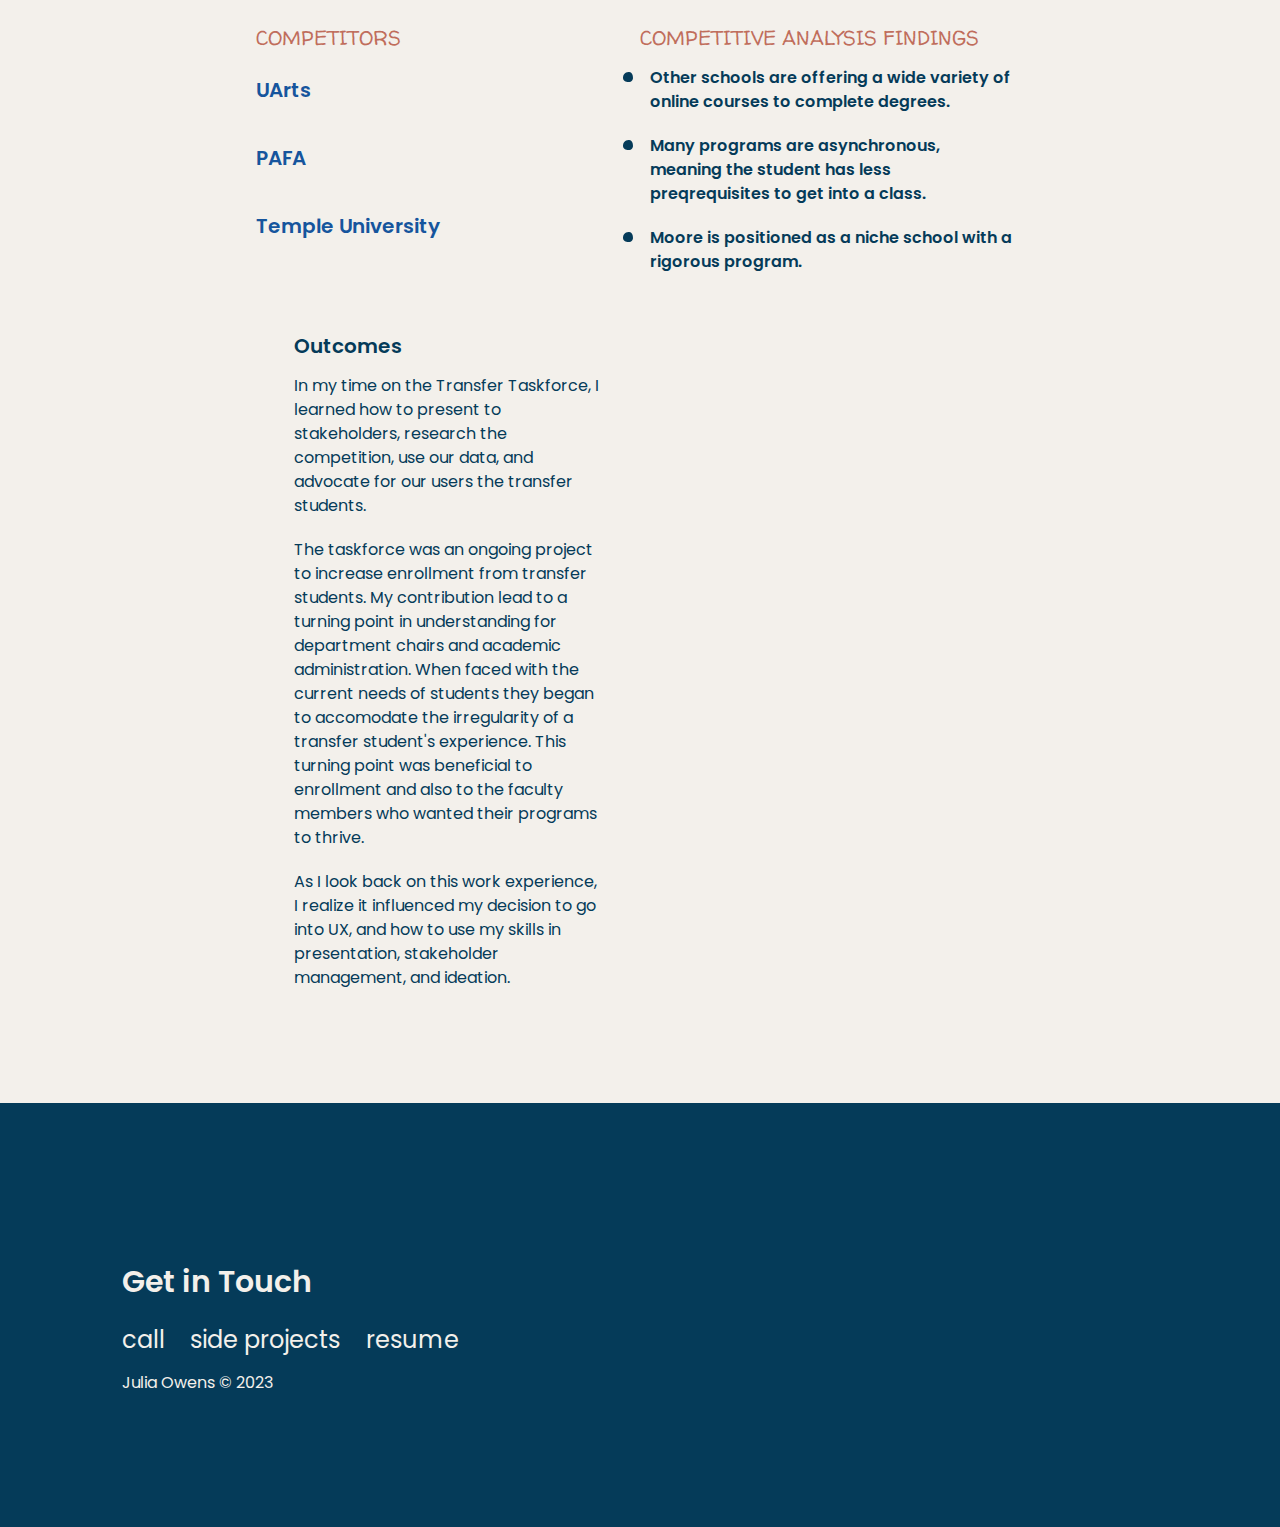
<file: higher-ed.html>
<!DOCTYPE html>
<html lang="en" dir="ltr">
   <head>
      <meta charset="utf-8">
      <title>Julia Owens</title>
      <meta name="viewport" content="width=device-width, initial-scale=1">
      <link rel="stylesheet" href="css/reset.css">
      <link rel="stylesheet" href="css/style.css">
      <link rel="stylesheet" href="https://fonts.googleapis.com/css2?family=Poppins:ital,wght@0,400;0,600;1,300;1,400;1,600&family=Beth+Ellen&family=Walter+Turncoat&display=swap">
   </head>
   <body>
     <!--navigation with logo and hamburger menu-->
   <div class="page-container">
     <header>
       <div class= "nav-container" id="nav-container" style="top: 0;">
         <div class="logomobile">
           <a href="/">
             <img src="assets/header/ColorHead.svg" alt="julia owens logo" style="width:6rem;">
           </a>
           <h2 class="logomobile">julia owens</h2>
         </div>
         <div class="logodesk">
             <a href="/">
               <img src="assets/header/colorlogo.svg" alt="julia owens logo" style="width:15rem;">
             </a>
         </div>
         <div class="top-right">
           <a href="/about">about</a>
           <a href="https://docs.google.com/document/d/1MXNMKBV0zy5YNFNmRR_R-AoZou5vwUU80KxR2X10TR0/edit?usp=sharing" target="_blank">resume</a>
           <a href="/portfolio">portfolio</a>
           <a href="/webdesign">web design</a>
         </div>
         <!-- Navigation links (hidden by default) -->
         <div id="menu-container" class="overlay">
            <!-- Button to close the overlay navigation -->
            <div class="myLinks">
              <a href="javascript:void(0)" class="closebtn" onclick="closeNav()">x</a>
              <a href="/about">About</a>
              <a href="https://docs.google.com/document/d/1MXNMKBV0zy5YNFNmRR_R-AoZou5vwUU80KxR2X10TR0/edit?usp=sharing" target="_blank">Resume</a>
              <a href="/portfolio">Portfolio</a>
              <a href="/webdesign">Web Design</a>
              <a href="/sideprojects">Art + Collabs</a>
            </div>
          </div>
 <!-- "Hamburger menu" / "hamburger" to toggle the navigation links -->
          <span onclick="openNav()" class="hamburger">
             <img class='hamburger' src="assets/header/hamburger.svg" alt="menu icon">
          </span>
       </div>
     </header>
      <main>
         <div class="content-container">
<!--hero unit-->
            <section class="case-study-intro">
              <div class="intro">
               <h5 class="title">WORK STORY</h5>
               <h1>Improving Transfer Enrollment</h1>
               <h6>While at Moore College of Art & Design, I lead a cross-department effort to enroll more transfer students.</h6>
             </div>
            </section>
            <!--other sections below-->
            <section class="challenge">
               <div class="app-frame6">
                  <img class="homepg2" src="assets/mcad/programs.png" alt="transfer programs at moore">
               </div>
               <div class="app-frame7">
                 <img class="user-photo" src="assets/mcad/courseinfo.png" alt="course info at moore">
               </div>
               <h5 class="title">PROBLEM</h5>
               <h6>Transfer enrollment rates were dropping, and administration wanted to understand how to improve transfer enrollment. I lead the transfer taskforce.</h6>
               <h5 class="title">PEOPLE</h5>
               <h6>I worked across departments with the Vice President, Dean of Admissions, Dean of Faculty, Dean of Students, and the Academic Advisor to solve this problem. I also managed relationships with 2 year colleges with whom we had articulation agreements.</h6>
               <h5 class="title">MY ROLES</h5>
               <ul class="roles">
                  <li>Research current degree trends for transfer students.</li>
                  <li>Compile enrollment data for transfer students.</li>
                  <li>Find under-performing degree programs for transfer students.</li>
                  <li>Interview department chairs to understand their curriculum scaffolding.</li>
                  <li>Present my findings to the taskforce.</li>
                  <li>Manage relationships and agreements with articulated schools.</li>
                  <li>Develop curriculum plans for applicants to graduate as quickly as possible.</li>
                  <li>Ideate on how to solve the problem for students given our limitations.</li>
               </ul>
            </section>
        </section>
        <section class="designprocess">
            <div class="sketches">
                <img class="sketch1" src="assets/mcad/juliaatmoore.JPG" alt="julia at moore">
                <img class="sketch2" src="assets/mcad/boardroom.jpg" alt="boardroom at moore">
            </div>
            <div class="process">
                <h4 class="title">PROCESS</h4>
            <p>The taskforce met to discuss our goals, and to assign tasks. My first steps were to research the competition, and look at our transfer enrollment numbers based on degrees.</p>
            <p>Once the research was compiled, I interviewed the Academic Advisor, and the Associate Dean of Students to better understand the curriculum and rentention issues facing current students.</p>
            <p>Using all of my findings I created a presentation for the taskforce to fully understand the state of transfer enrollment at Moore. Once everyone was on the same page, the taskforce decided to address the curriculum and scheduling issues that were holding transfer students back. They also started to ideate about what future transfer programs could look like.</p>
        </div>
        </section>
            <!--research-->
          <section class="research">
              <h4 class="title">Discovery & Research</h4>
              <div class="findings">
                 <h5 class="title">RESEARCH FINDINGS</h5>
                 <p>Transfer students were finding flexible, cost-effective ways to complete their degree at other institutions. The traditional curriculum delivery at Moore made some degrees more challenging to complete quickly. Those degrees were also under-performing when it came to enrollment.</p>
                <h5 class="title">Research We Didn't Do</h5>
                 <p>We could've used more formal interviews with students who had decided to enroll elsewhere, and students who didn't matriculate at Moore. It was hard to get in touch with these students. As an admissions counselor I was using what knowledge I had from my admissions appointments with prospective students.</p>
              </div>
              <div class="participants">
               <h5 class="title">TRANSFER STUDENT'S MOTIVATIONS</h5>
               <ul class="roles">
                      <li>I don't want to lose any of my credits.</li>
                      <li>I want to save money.</li>
                      <li>I want to graduate as quickly as possible.</li>
                      <li>I need some flexibility with my schedule.</li>
               </ul>
              </div>
              <div class="mostused">
                <h5 class="title">ACADEMIC CONSIDERATIONS</h5>
                <ul class="roles">
                     <li>Rigor of the student's current program.</li>
                     <li>Alignment of the schedule.</li>
                     <li>Credits needed to graduate.</li>
                </ul>
              </div>
              <div class= "tasks">
               <h5 class="title">ENROLLMENT CHALLENGES</h5>
               <ul class="roles">
                  <li>Declining transfer rates.</li>
                  <li>Tuition-based art school.</li>
                  <li>Traditional curriculum delivery.</li>
               </ul>
              </div>
            </section>
           <section class="competitive">
              <div class="analysis">
               <h5 class="title">COMPETITIVE ANALYSIS FINDINGS</h5>
               <ul class="description1">
                  <li>Other schools are offering a wide variety of online courses to complete degrees.</li>
                  <li>Many programs are asynchronous, meaning the student has less preqrequisites to get into a class.</li>
                  <li>Moore is positioned as a niche school with a rigorous program.</li>
               </ul>
              </div>
              <div class="competitors">
               <h5 class="title">COMPETITORS</h5>
               <ul class="roles">
                  <li>UArts</li>
                  <li>PAFA</li>
                  <li>Temple University</li>
               </ul>
              </div>
 
             <section>
              <div class="conclusion">
                 <h4 class="title">Outcomes</h4>
                 <p>In my time on the Transfer Taskforce, I learned how to present to stakeholders, research the competition, use our data, and advocate for our users the transfer students.</p>
                 <p>The taskforce was an ongoing project to increase enrollment from transfer students. My contribution lead to a turning point in understanding for department chairs and academic administration. When faced with the current needs of students they began to accomodate the irregularity of a transfer student's experience. This turning point was beneficial to enrollment and also to the faculty members who wanted their programs to thrive.</p>
                 <p>As I look back on this work experience, I realize it influenced my decision to go into UX, and how to use my skills in presentation, stakeholder management, and ideation.</p>
                         </div>
            </section>
         </div>
      </main>
      <!--footer-->
      <footer>
        <footer id="footer">
          <div class="desk-links">
            <ul class="bottom-left">
                <li><a href="https://www.facebook.com/juliasowens">FB</a></li>
                <li><a href="https://www.instagram.com/juliasowens">IG</a></li>
                <li><a href="https://www.linkedin.com/juliasowens">LI</a></li>
                <li><a href="https://www.github.com/juliasowens">GH</a></li>
            </ul>
            <a class="bottom-right" href="mailto:juliasowens@gmail.com">get in touch</a>
          </div>
          <h4>Get in Touch</h4>
          <address>
              <ul class="contactinfo">
               <li><a href="tel:+3214386879">call</a></li>
               <li><a href="/sideprojects">side projects</a></li>
               <li><a href="https://docs.google.com/document/d/1MXNMKBV0zy5YNFNmRR_R-AoZou5vwUU80KxR2X10TR0/edit?usp=sharing">resume</a></li>
<!--  weekly web tips      <li><a href="https://dedicated-thinker-2552.ck.page/601ba9da36">weekly web tips</a></li>-->  
              </ul>
              <div class="social">
                 <a href="mailto:juliasowens@gmail.com">email</a> <br>
                 <a href="https://www.facebook.com/juliasowens">social: FB</a> <a href="https://www.instagram.com/juliasowens">IG</a>  <a href="https://www.linkedin.com/juliasowens">LI</a> <a href="https://www.github.com/juliasowens">GH</a>
              </div>
          </address>
          <p>Julia Owens © 2023</p>
        </footer>
      <script>
      window.onscroll = function() {
      var currentScrollPos = window.pageYOffset;
          if (currentScrollPos > 20) {
            document.getElementById("nav-container").style.display = "none";
          } else {
            document.getElementById("nav-container").style.display = "initial";
          }
          prevScrollpos = currentScrollPos;
        }
        function openNav() {
            document.getElementById("menu-container").style.width = "100%";
          }
        function closeNav() {
            document.getElementById("menu-container").style.width = "0%";
          }
      </script>
      <!-- Global site tag (gtag.js) - Google Analytics -->
      <script async src="https://www.googletagmanager.com/gtag/js?id=UA-165975518-1"></script>
      <script>
        window.dataLayer = window.dataLayer || [];
        function gtag(){dataLayer.push(arguments);}
        gtag('js', new Date());

        gtag('config', 'UA-165975518-1');
      </script>
   </body>
</html>
</file>
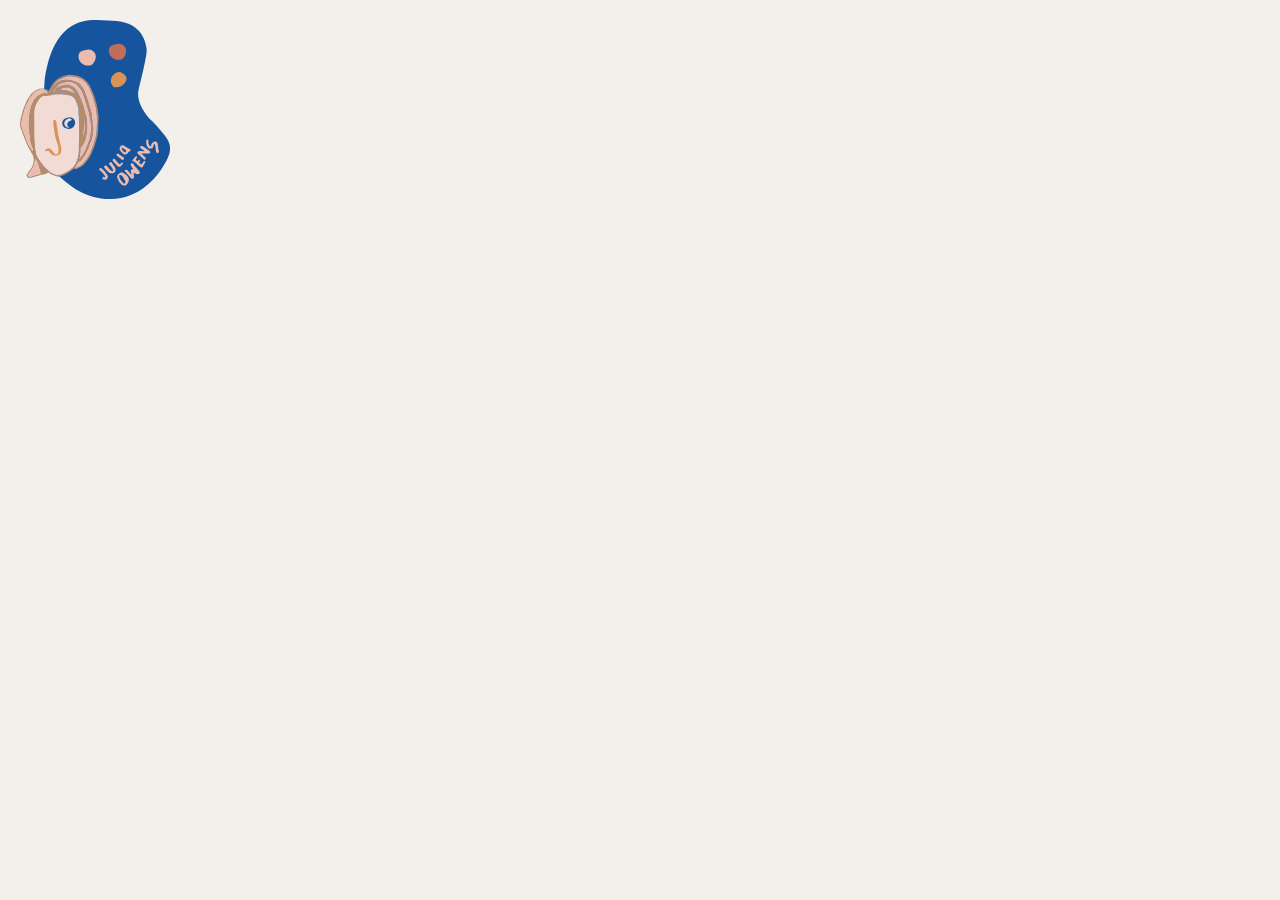
<file: menu.html>
<!DOCTYPE html>
<html lang="en" dir="ltr">
  <head>
      <meta charset="utf-8">
      <title>Julia Owens</title>
      <meta name="viewport" content="width=device-width, initial-scale=1">
      <link rel="stylesheet" href="css/reset.css">
      <link rel="stylesheet" href="css/style.css">
      <link rel="stylesheet" href="https://fonts.googleapis.com/css2?family=Poppins:ital,wght@0,400;0,600;1,300;1,400;1,600&family=Beth+Ellen&family=Walter+Turncoat&display=swap">
  </head>
  <body>
    <div class="page-container">

      <div class="content-container">

        <!--navigation bar-->
        <header>
          <nav class="nav-container">
            <div class="logomobile">
              <a href="index.html">
                <img src="assets/shapes/ColorHead.svg" alt="julia owens logo" style="width:6rem;">
              </a>
              <h2 class="logomobile">julia owens</h2>
            </div>
            <div class="logodesk">
                <a href="index.html">
                  <img src="assets/shapes/colorlogo.svg" alt="julia owens logo" style="width:15rem;">
                </a>
            </div>
            <a href="menu.html">
              <img class= 'hamburger' src="assets/shapes/hamburger.svg" alt="menu icon" style="width:100%;">
            </a>
          </nav>
        </header>

        <!--menu section-->
        <section class="menu">
          <a class="menu-opt" href="index.html#footer">
            Get in Touch
          </a>
          <a class="menu-opt" href="index.html#offerings">
            What I Offer
          </a>
          <a class="menu-opt" href="index.html#howitworks">
            How it Works
          </a>
          <a class="menu-opt" href="index.html#testimonials">
            Testimonials
          </a>
          <a class="menu-opt" href="about.html">
            About
          </a>
          <a class="menu-opt" href="index.html#recent">
            Recent Projects
          </a>
          <a class="menu-opt" href="sideprojects.html">
            Side Projects
          </a>
          <a class="menu-opt" href="writing.html">
            Writing
          </a>
        </section>

      </div> <!--end content-container-->

<!--           <footer>
         <h3 class='white'>Get in Touch</h3>
         <address>
            <a href="tel:+3214386879">call</a><br>
            <a href="mailto:juliasowens@gmail.com">email</a><br>
            <a href="https://www.facebook.com/juliasowens">FB</a> <a href="https://www.instagram.com/juliasowens">IG</a>  <a href="https://www.linkedin.com/juliasowens">LI</a> <a href="https://www.github.com/juliasowens">GH</a><br>
            <a href="https://docs.google.com/document/d/1NyvRas69ttA2l3UneFhfoW3CUNSEx1al49fTAunO5wc/edit?usp=sharing">download my CV</a><br>
         </address>
         Julia Owens © 2020
      </footer> -->

   </body>
</html>
</file>
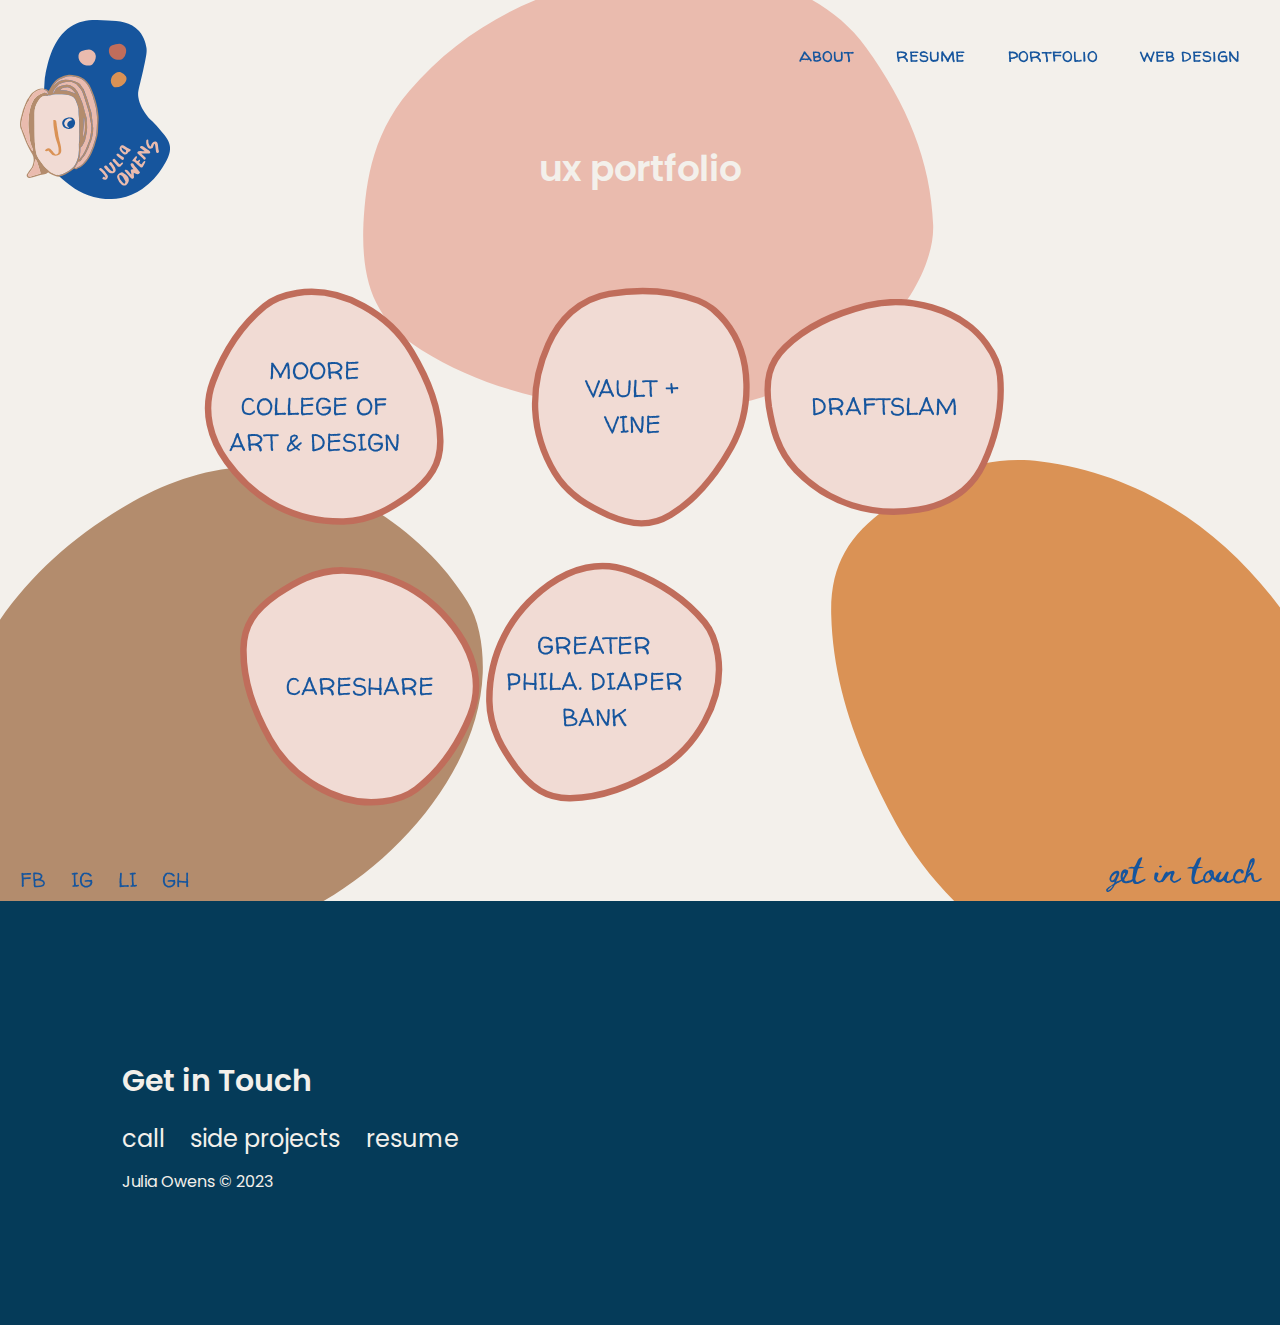
<file: portfolio.html>
<!DOCTYPE html>
<html lang="en" dir="ltr">
   <head>
      <meta charset="utf-8">
      <title>Julia Owens</title>
      <meta name="viewport" content="width=device-width, initial-scale=1">
      <link rel="stylesheet" href="css/reset.css">
      <link rel="stylesheet" href="css/style.css">
      <link rel="stylesheet" href="https://fonts.googleapis.com/css2?family=Poppins:ital,wght@0,400;0,600;1,300;1,400;1,600&family=Beth+Ellen&family=Walter+Turncoat&display=swap">
   </head>
   <body>
     <!--navigation with logo and hamburger menu-->
   <div class="page-container">
     <header>
       <div class= "nav-container" id="nav-container" style="top: 0;">
         <div class="logomobile">
           <a href="/">
             <img src="assets/header/ColorHead.svg" alt="julia owens logo" style="width:6rem;">
           </a>
           <h2 class="logomobile">julia owens</h2>
         </div>
         <div class="logodesk">
             <a href="/">
               <img src="assets/header/colorlogo.svg" alt="julia owens logo" style="width:15rem;">
             </a>
         </div>
         <div class="top-right">
           <a href="/about">about</a>
           <a href="https://docs.google.com/document/d/1MXNMKBV0zy5YNFNmRR_R-AoZou5vwUU80KxR2X10TR0/edit?usp=sharing" target="_blank">resume</a>
           <a href="/portfolio">portfolio</a>
           <a href="/webdesign">web design</a>
         </div>
         <!-- Navigation links (hidden by default) -->
         <div id="menu-container" class="overlay">
            <!-- Button to close the overlay navigation -->
            <div class="myLinks">
              <a href="javascript:void(0)" class="closebtn" onclick="closeNav()">x</a>
              <a href="/about">About</a>
              <a href="https://docs.google.com/document/d/1MXNMKBV0zy5YNFNmRR_R-AoZou5vwUU80KxR2X10TR0/edit?usp=sharing" target="_blank">Resume</a>
              <a href="/portfolio">Portfolio</a>
              <a href="/webdesign">Web Design</a>
              <a href="/sideprojects">Art + Collabs</a>
            </div>
          </div>
 <!-- "Hamburger menu" / "hamburger" to toggle the navigation links -->
          <span onclick="openNav()" class="hamburger">
             <img class='hamburger' src="assets/header/hamburger.svg" alt="menu icon">
          </span>
       </div>
     </header>
      <main>
         <div class="content-container">
<!--hero unit-->
          </section>
           <!--portfolio-->
          <section class="recent" id="recent">
              <div class="recproj">
                <h3 class="white">ux portfolio</h3>
                <div class="grid-container">
                  <div class= "project">
                    <div class="one">
                      <a class="pinkline" href="/higher-ed">
                        <h5 class= "blue">Moore College of Art & Design</h5>
                      </a>
                      <div class="infoover">
                        <a href="/higher-ed">
                          <p>Work story for improving transfer enrollment at Moore.</p>
                        </a>
                      </div>
                    </div>
                  </div>
                  <div class= "project">
                    <div class="two">
                      <a class="pinkline" href="/florist-plant-coffee">
                        <h5 class= "blue">Vault + Vine</h5>
                      </a>
                      <div class="infoover">
                        <a href="/florist-plant-coffee">
                          <p>Work story for e-commerce operations at a florist/plant/coffee startup.</p>
                        </a>
                      </div>
                    </div>
                  </div>
                  <div class= "project">
                    <div class="three">
                      <a class="pinkline" href="/draftslam">
                        <h5 class= "blue">Draftslam</h5>
                      </a>
                      <div class="infoover">
                        <a href="/draftslam">
                          <p>Case study for Draftslam, an app for creative writers.</p>
                        </a>
                      </div>
                    </div>
                  </div>
                  <div class= "project">
                    <div class= "four">
                      <a class="pinkline" href="/careshare">
                        <h5 class="blue">CareShare</h5>
                      </a>
                      <div class="infoover">
                        <a href="/careshare">
                          <p>Case study for CareShare, an cooperative app for parents to share childcare.</p>
                        </a>
                      </div>
                    </div>
                  </div>
                  <div class= "project">
                    <div class="five">
                      <a class="pinkline" href="https://docs.google.com/presentation/d/1ZiVlNSczsMooOFjL7XR4AvffL8cXwYUhj7q22-xAg1Q/edit?usp=sharing">
                        <h5 class= "blue">Greater Phila. Diaper Bank</h5>
                      </a>
                      <div class="infoover">
                        <a href="https://docs.google.com/presentation/d/1ZiVlNSczsMooOFjL7XR4AvffL8cXwYUhj7q22-xAg1Q/edit?usp=sharing">
                          <p>Website content audit for a diaper bank with a variety of users and needs.</p>
                        </a>
                      </div>
                    </div>
                  </div>
                </div>
              </div>
          </section>
           <footer>
            <footer id="footer">
              <div class="desk-links">
                <ul class="bottom-left">
                    <li><a href="https://www.facebook.com/juliasowens">FB</a></li>
                    <li><a href="https://www.instagram.com/juliasowens">IG</a></li>
                    <li><a href="https://www.linkedin.com/juliasowens">LI</a></li>
                    <li><a href="https://www.github.com/juliasowens">GH</a></li>
                </ul>
                <a class="bottom-right" href="mailto:juliasowens@gmail.com">get in touch</a>
              </div>
              <h4>Get in Touch</h4>
              <address>
                  <ul class="contactinfo">
                   <li><a href="tel:+3214386879">call</a></li>
                   <li><a href="/sideprojects">side projects</a></li>
                   <li><a href="https://docs.google.com/document/d/1MXNMKBV0zy5YNFNmRR_R-AoZou5vwUU80KxR2X10TR0/edit?usp=sharing">resume</a></li>
    <!--  weekly web tips      <li><a href="https://dedicated-thinker-2552.ck.page/601ba9da36">weekly web tips</a></li>-->  
                  </ul>
                  <div class="social">
                     <a href="mailto:juliasowens@gmail.com">email</a> <br>
                     <a href="https://www.facebook.com/juliasowens">social: FB</a> <a href="https://www.instagram.com/juliasowens">IG</a>  <a href="https://www.linkedin.com/juliasowens">LI</a> <a href="https://www.github.com/juliasowens">GH</a>
                  </div>
              </address>
              <p>Julia Owens © 2023</p>
            </footer>
           <script>
           window.onscroll = function() {
           var currentScrollPos = window.pageYOffset;
               if (currentScrollPos > 20) {
                 document.getElementById("nav-container").style.display = "none";
               } else {
                 document.getElementById("nav-container").style.display = "initial";
               }
               prevScrollpos = currentScrollPos;
             }
             function openNav() {
                 document.getElementById("menu-container").style.width = "100%";
               }
             function closeNav() {
                 document.getElementById("menu-container").style.width = "0%";
               }
           </script>
           <!-- Global site tag (gtag.js) - Google Analytics -->
           <script async src="https://www.googletagmanager.com/gtag/js?id=UA-165975518-1">
            </script>
           <script>
             window.dataLayer = window.dataLayer || [];
             function gtag(){dataLayer.push(arguments);}
             gtag('js', new Date());

             gtag('config', 'UA-165975518-1');
           </script>
         </div>
        </body>
     </html>
</file>
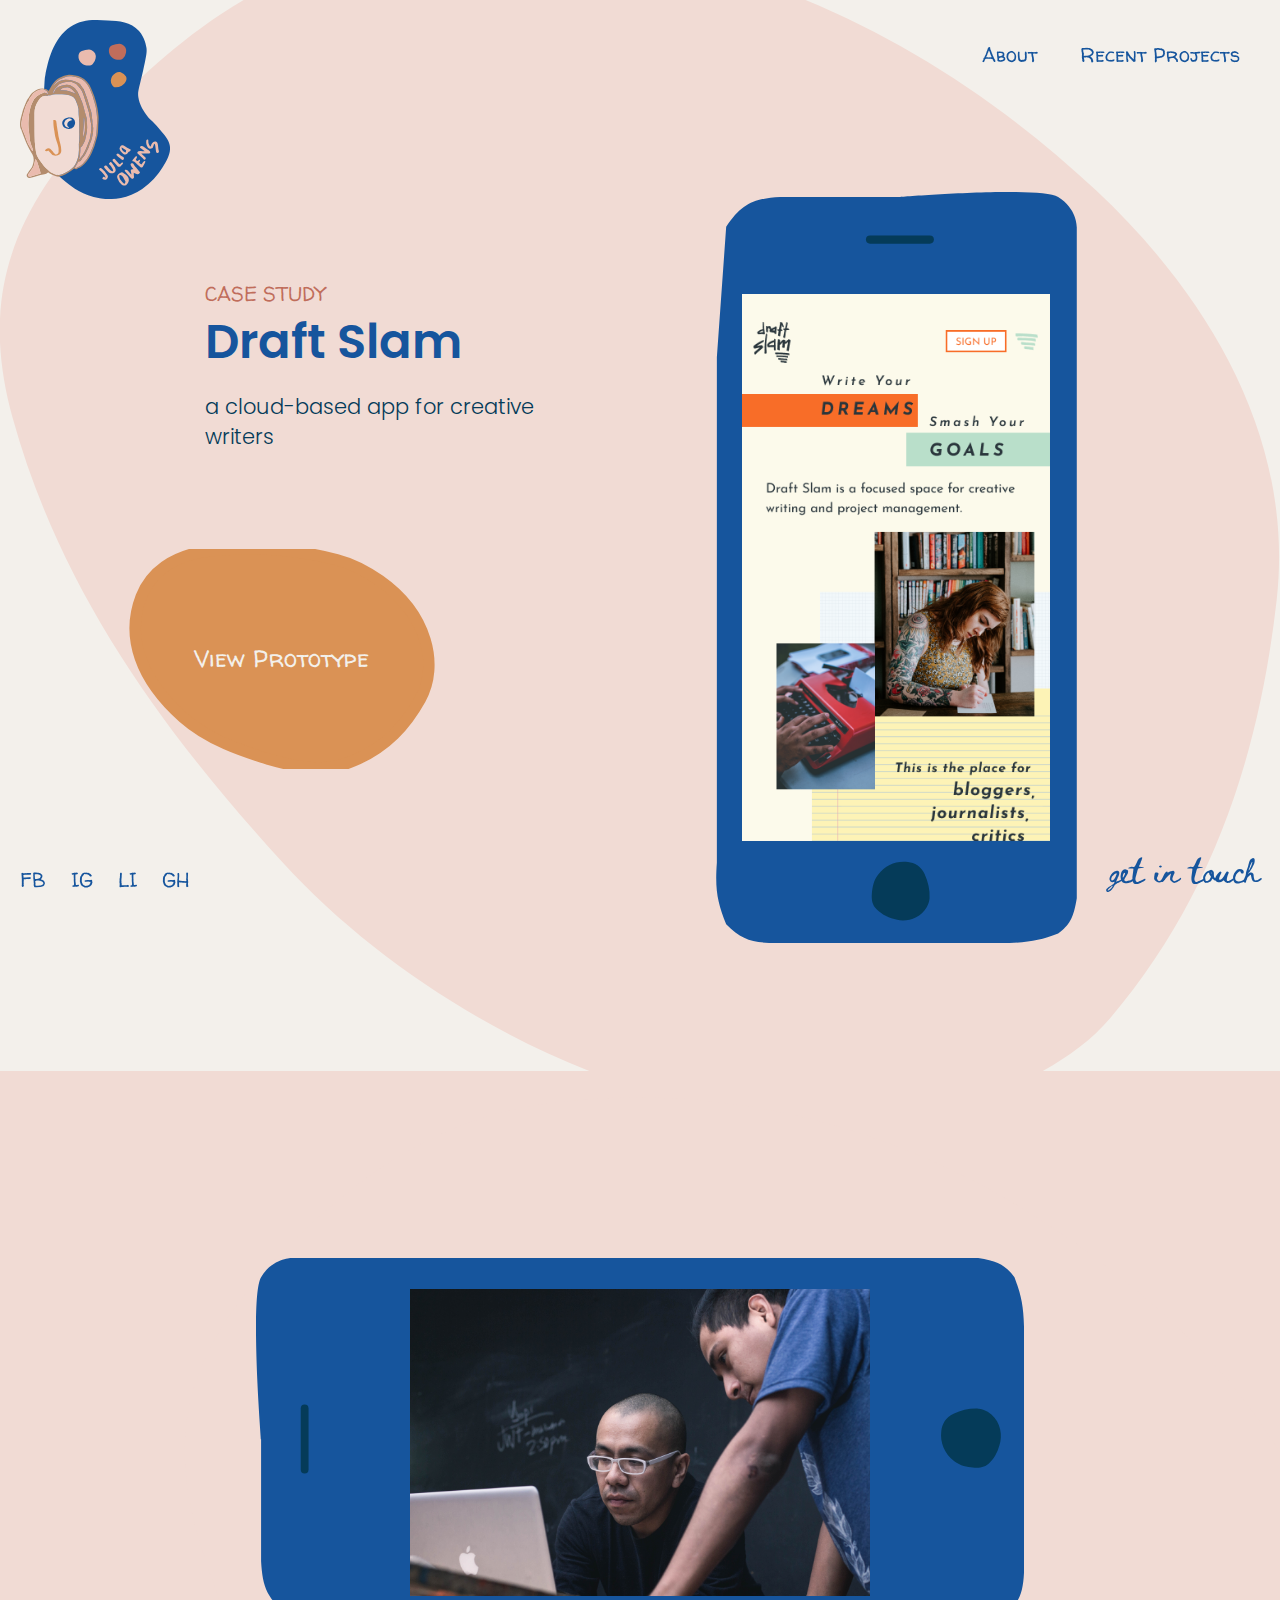
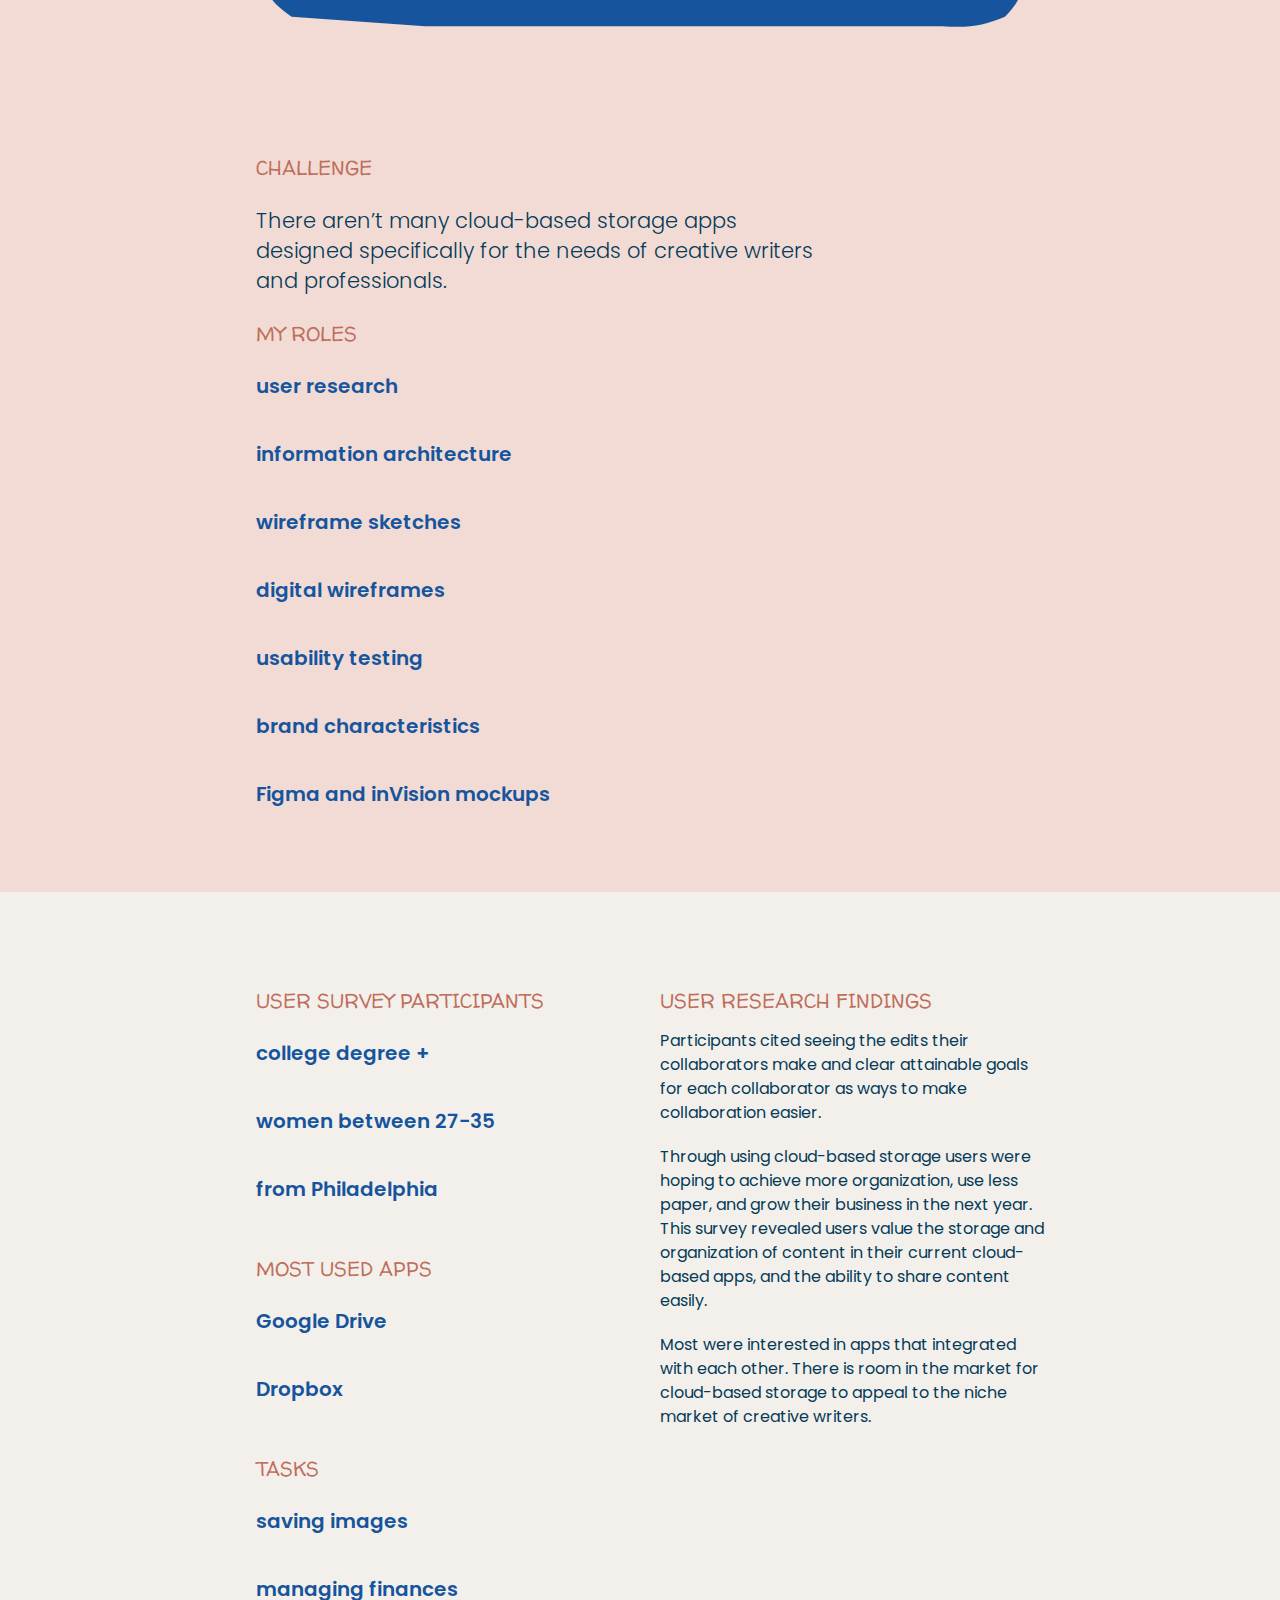
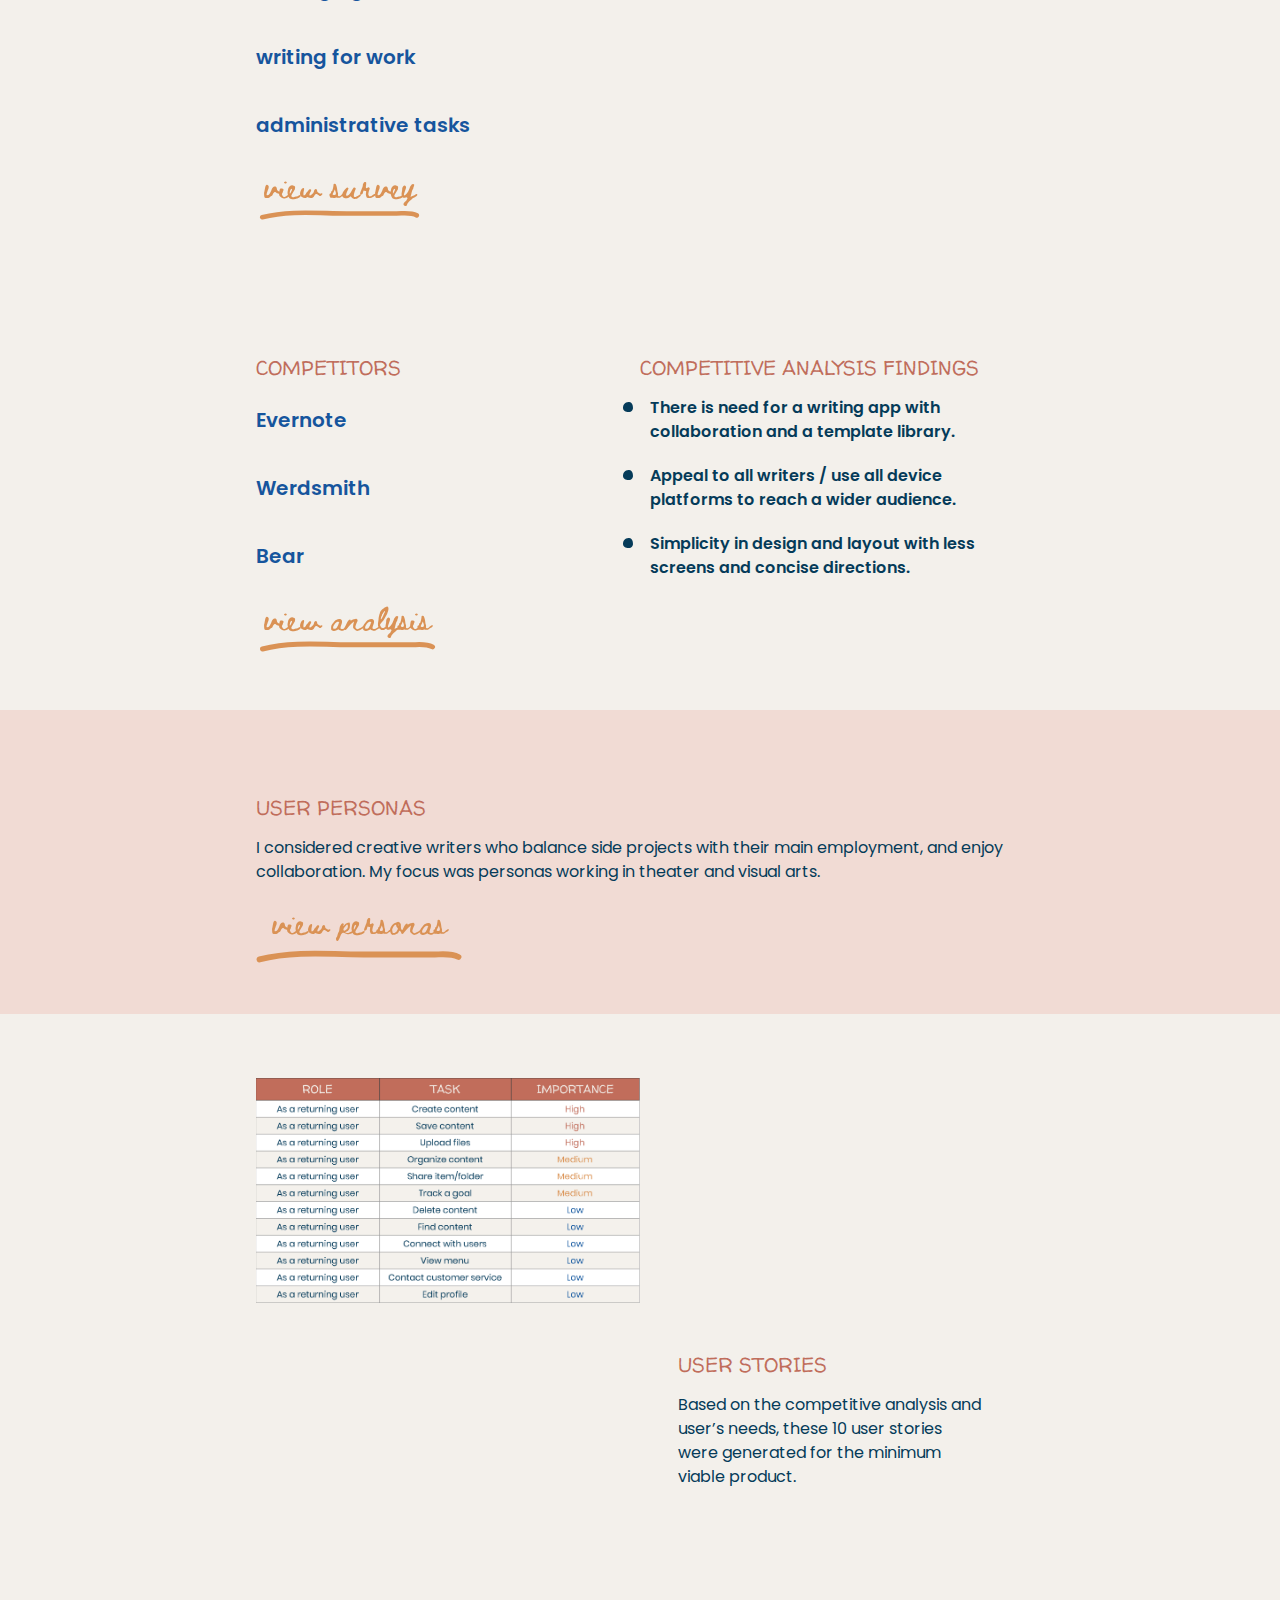
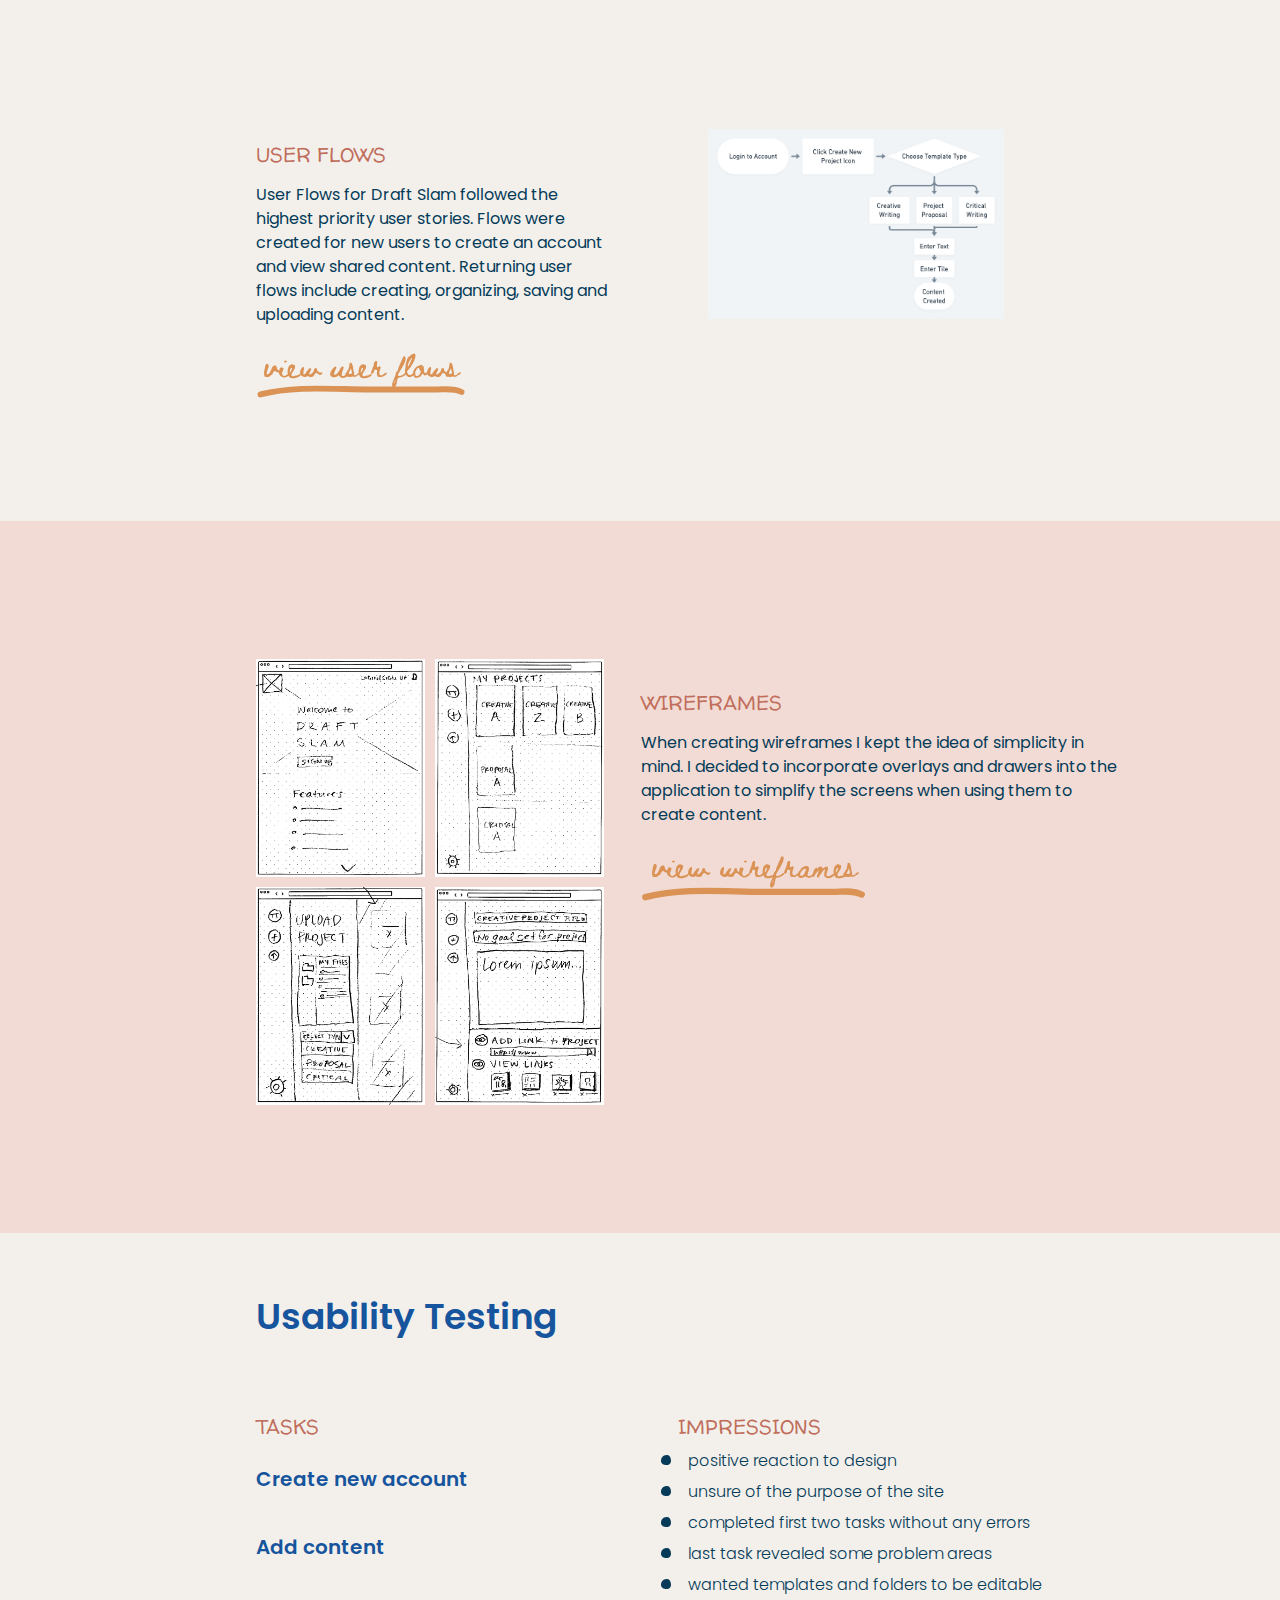
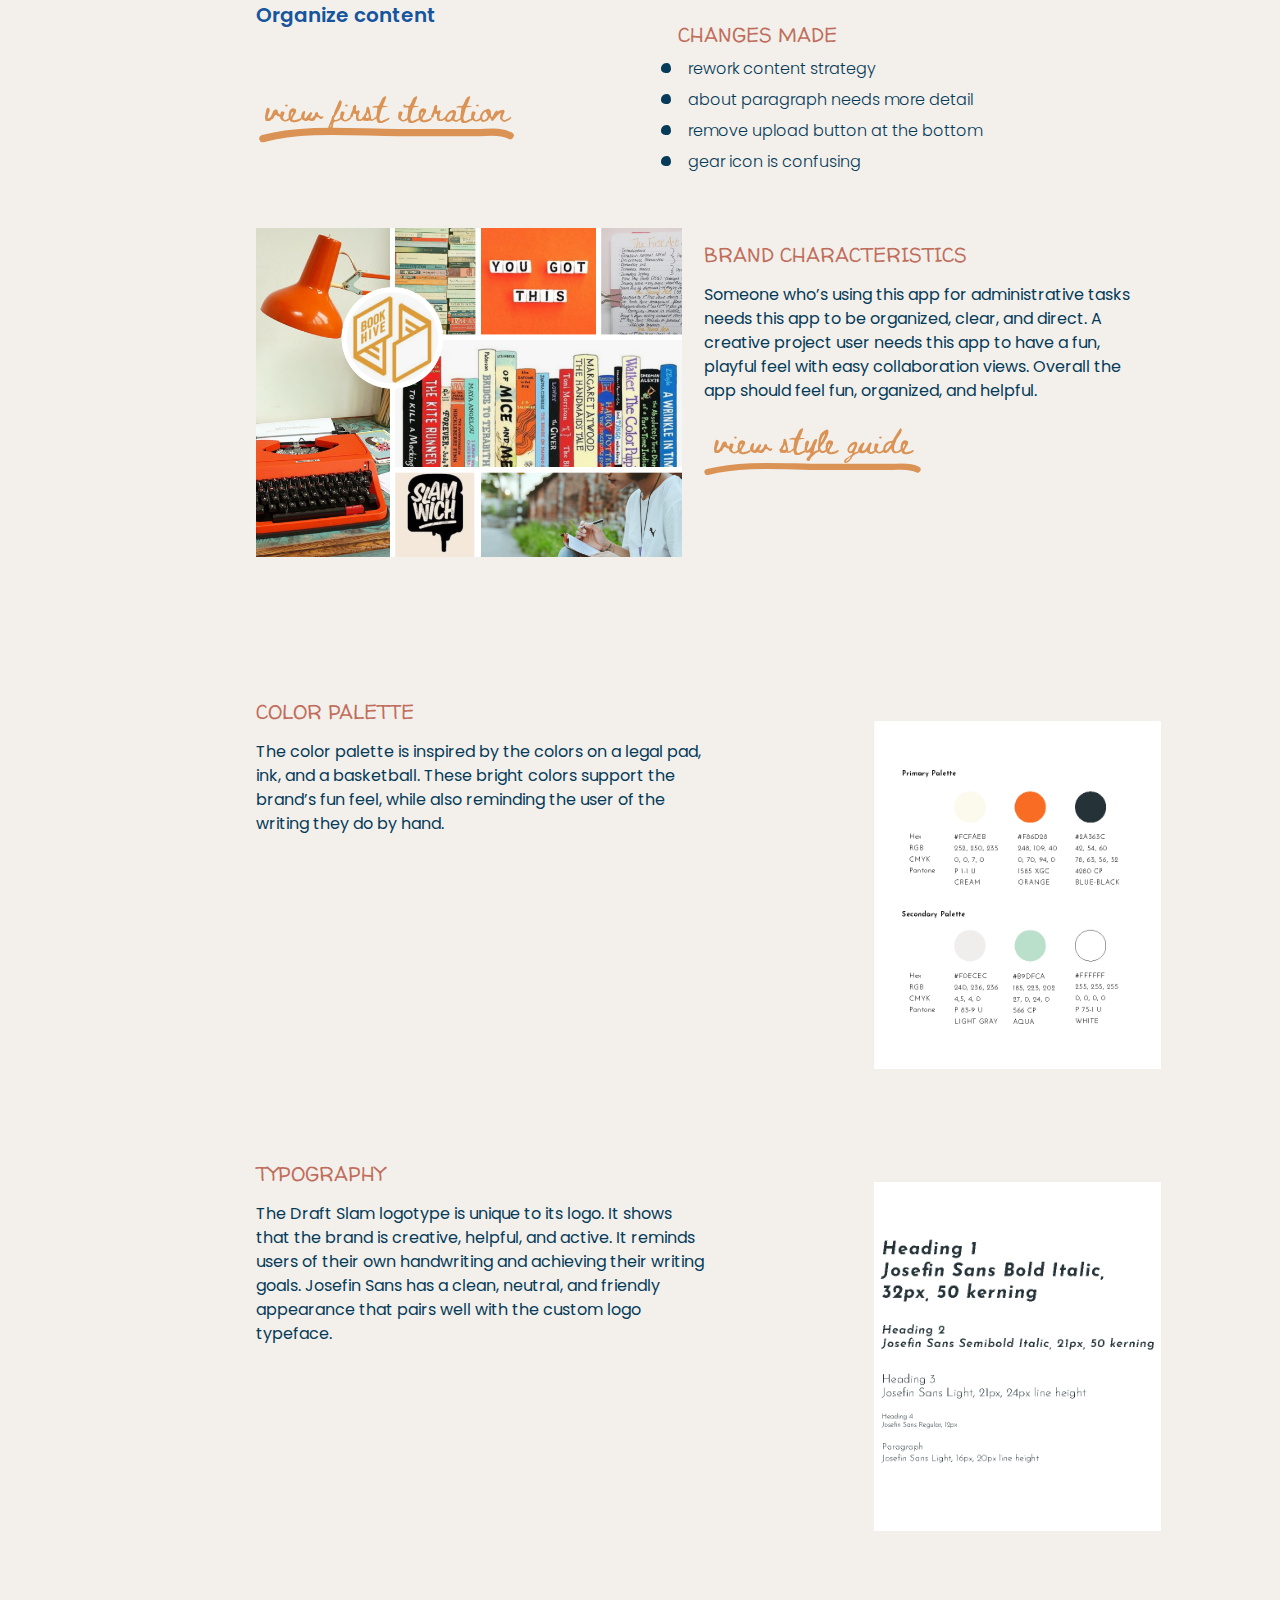
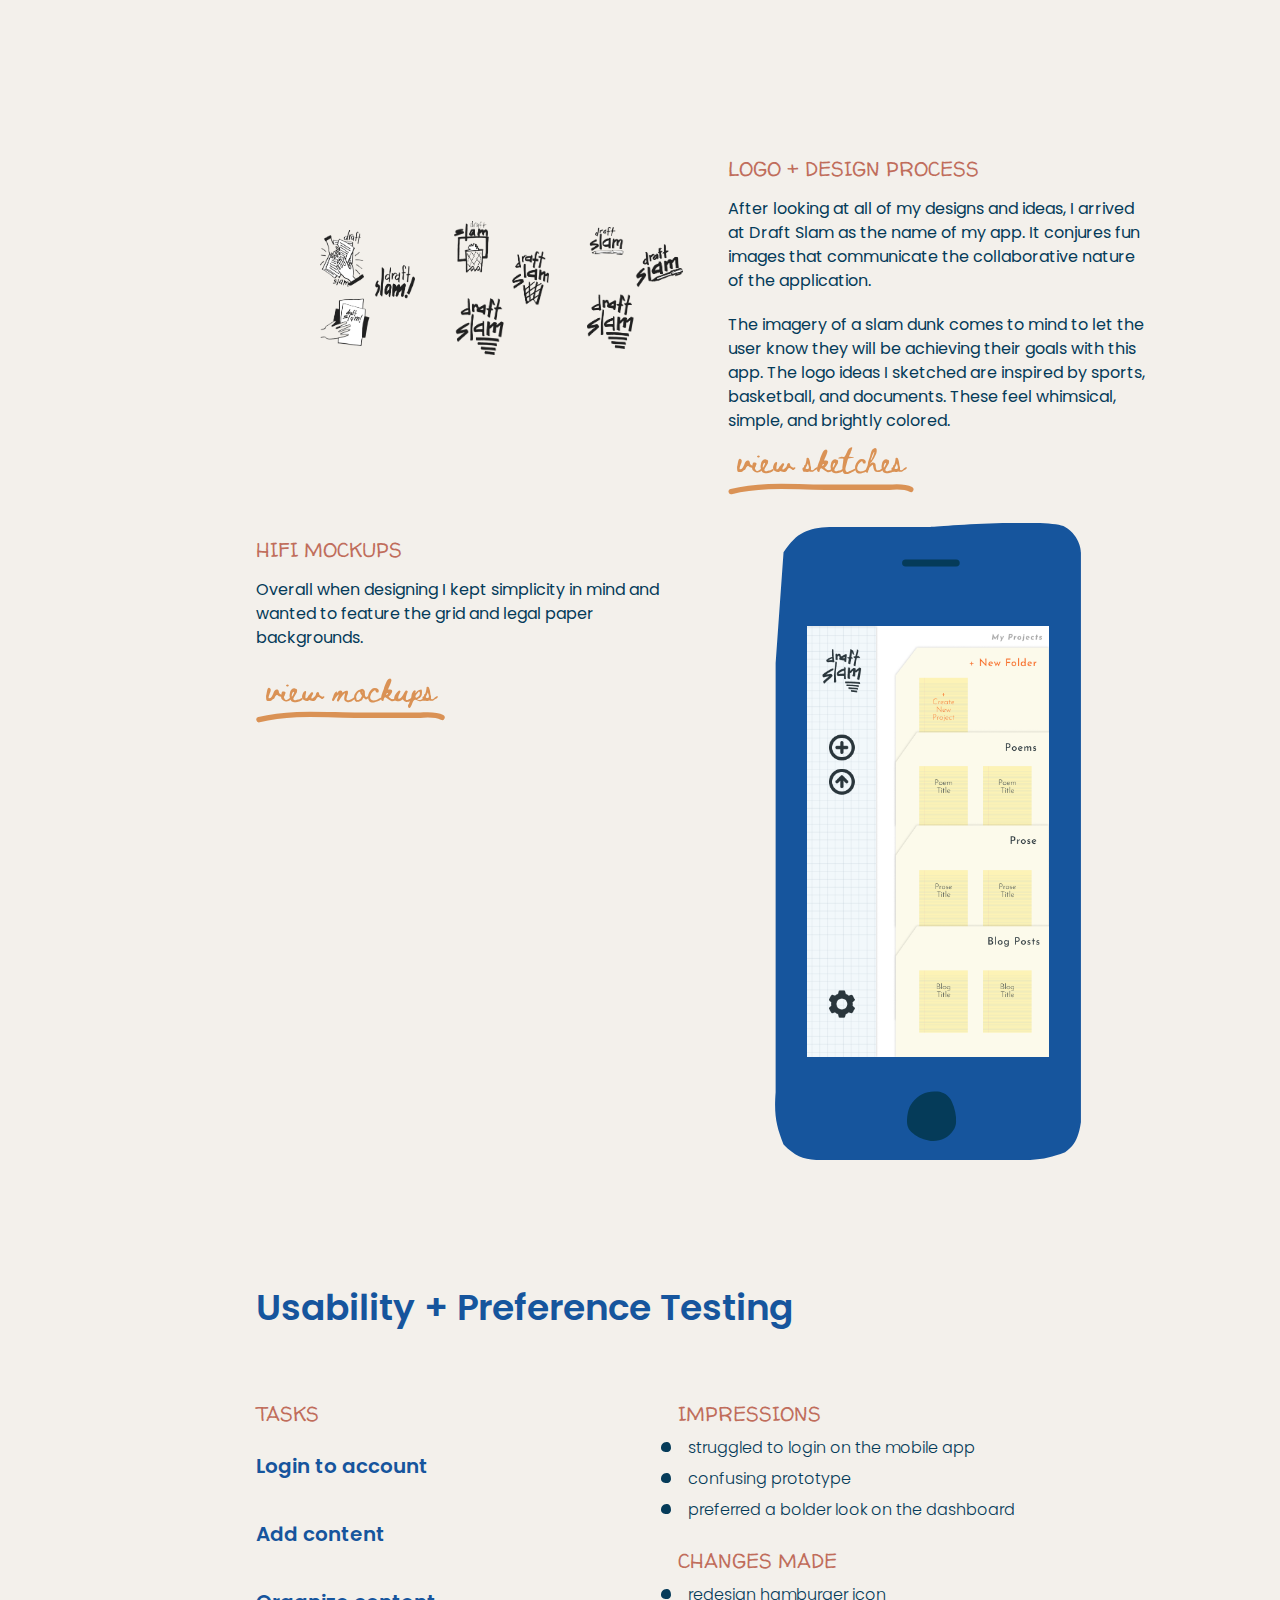
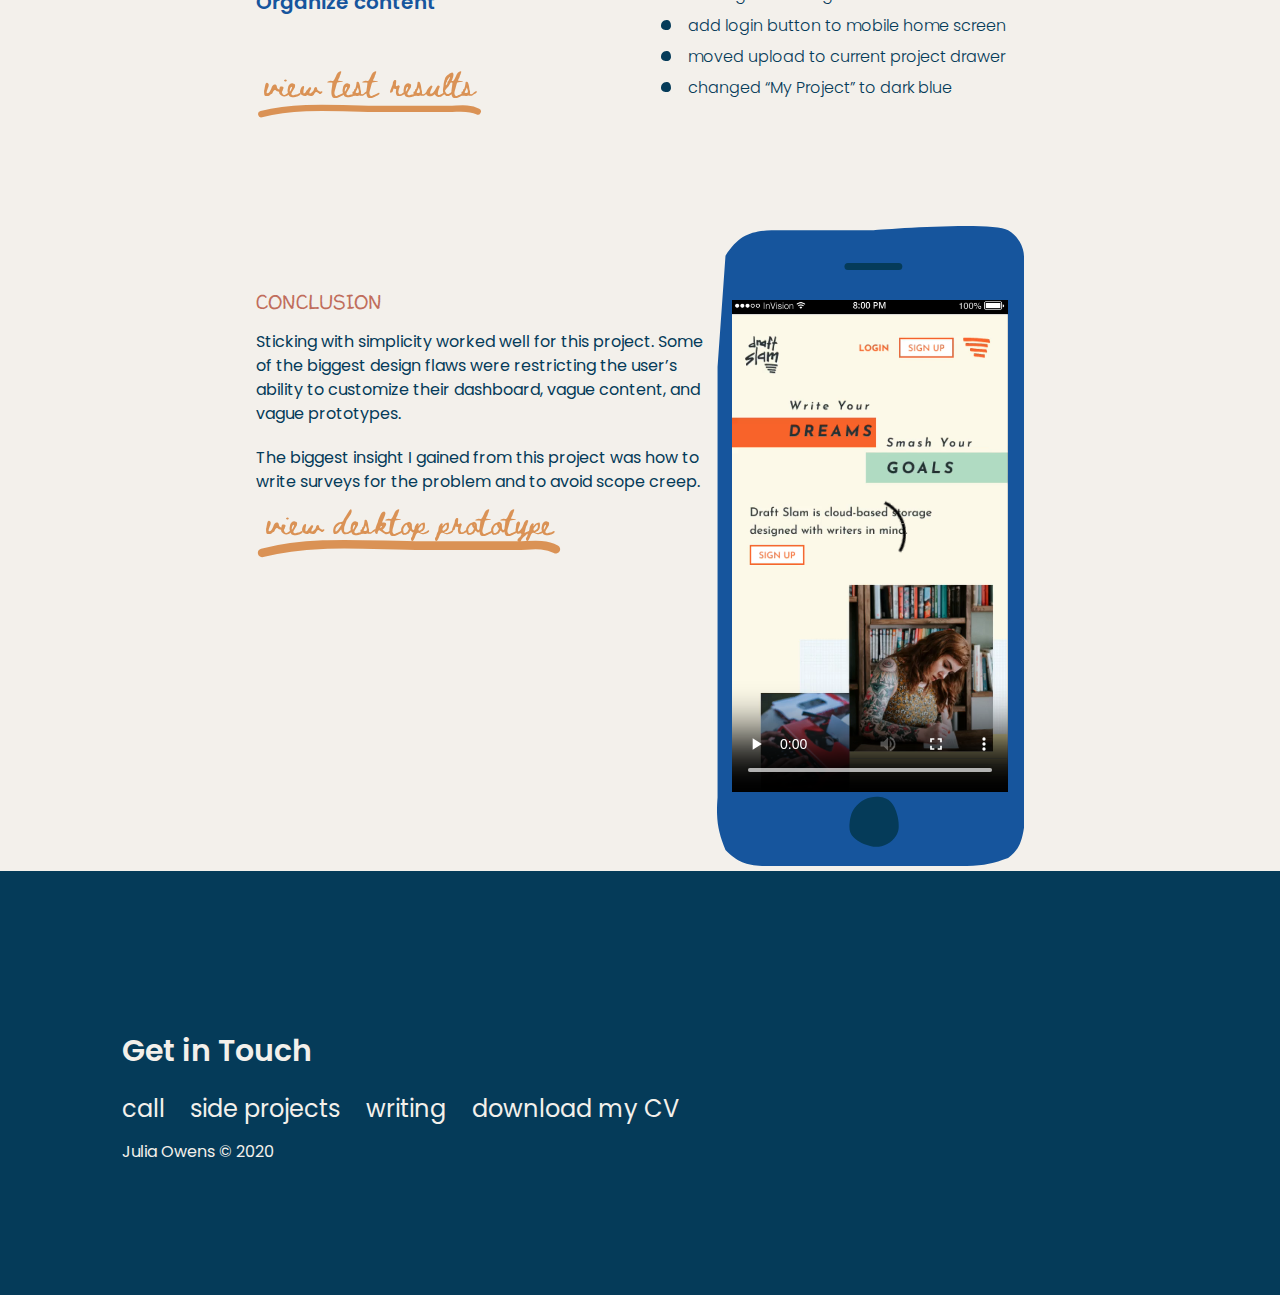
<file: project.html>
<!DOCTYPE html>
<html lang="en" dir="ltr">
   <head>
      <meta charset="utf-8">
      <title>Julia Owens</title>
      <meta name="viewport" content="width=device-width, initial-scale=1">
      <link rel="stylesheet" href="css/reset.css">
      <link rel="stylesheet" href="css/style.css">
      <link rel="stylesheet" href="https://fonts.googleapis.com/css2?family=Poppins:ital,wght@0,400;0,600;1,300;1,400;1,600&family=Beth+Ellen&family=Walter+Turncoat&display=swap">
   </head>
   <body>
     <!--navigation with logo and hamburger menu-->
   <div class="page-container">
     <header>
       <div class= "nav-container" id="nav-container" style="top: 0;">
         <div class="logomobile">
           <a href="index.html">
             <img src="assets/header/ColorHead.svg" alt="julia owens logo" style="width:6rem;">
           </a>
           <h2 class="logomobile">julia owens</h2>
         </div>
         <div class="logodesk">
             <a href="index.html">
               <img src="assets/header/colorlogo.svg" alt="julia owens logo" style="width:15rem;">
             </a>
         </div>
         <div class="top-right">
           <a href="about.html">About</a>
           <a href="index.html#recent">Recent Projects</a>
         </div>
         <!-- Navigation links (hidden by default) -->
         <div id="menu-container" class="overlay">
            <!-- Button to close the overlay navigation -->
            <div class="myLinks">
              <a href="javascript:void(0)" class="closebtn" onclick="closeNav()">x</a>
              <a href="about.html">About</a>
              <a href="index.html#recent">Recent Projects</a>
              <a href="index.html#offerings">What I Offer</a>
              <a href="index.html#howitworks">How it Works</a>
              <a href="index.html#testimonials">Testimonials</a>
            </div>
          </div>
 <!-- "Hamburger menu" / "hamburger" to toggle the navigation links -->
          <span onclick="openNav()" class="hamburger">
             <img class='hamburger' src="assets/header/hamburger.svg" alt="menu icon">
          </span>
       </div>
     </header>
      <main>
        <div class="content-container">
            <!--hero unit-->
            <section class="case-study-intro">
              <div class="intro">
               <h5 class="title">CASE STUDY</h5>
               <h1>Draft Slam</h1>
               <h6>a cloud-based app for creative writers</h6>
             </div>
             <div class="app-frame1">
               <img class="homepg1" src="assets/draft_slam/mobilehomepage.png" alt="draft slam mobile homepage"
                                         srcset="assets/draft_slam/mobilehomepage.png 1x,
                                                assets/draft_slam/mobileHomepage-large@2x.png 2x">
             </div>
             <div class="button">
                <a href="https://juliaowens332427.invisionapp.com/overview/Draft-Slam-Final-Prototype-Desktop-ck6gyjaqh02ms019wtq7n0pqh/screens?v=ehgRsINJ%2BSBxaD4OW9oNhQ%3D%3D&linkshare=urlcopied" class="orange-button">View Prototype</a>
             </div>
            </section>
            <!--other sections below-->
            <section class="challenge">
               <div class="app-frame2">
                  <img class="homepg2" src="assets/draft_slam/mobilehomepage.png" alt="draft slam mobile homepage">
               </div>
               <div class="app-frame3">
                 <img class="user-photo" src="assets/draft_slam/userphoto.jpg" alt="draft slam users"
                                           srcset="assets/draft_slam/userphoto.jpg 1x,
                                                  assets/draft_slam/userphoto-large.jpg 2x">
               </div>
               <h5 class="title">CHALLENGE</h5>
               <h6>There aren’t many cloud-based storage apps designed specifically for the needs of creative writers and professionals.</h6>
               <h5 class="title">MY ROLES</h5>
               <ul class="roles">
                  <li>user research</li>
                  <li>information architecture</li>
                  <li>wireframe sketches</li>
                  <li>digital wireframes</li>
                  <li>usability testing</li>
                  <li>brand characteristics</li>
                  <li>Figma and inVision mockups</li>
               </ul>
            </section>
            <!--research-->
            <section class="research">
              <div class="findings">
               <h5 class="title">USER RESEARCH FINDINGS</h5>
                  <p>Participants cited seeing the edits their collaborators make and clear attainable goals for each collaborator as ways to make collaboration easier.</p>
                  <p>Through using cloud-based storage users were hoping to achieve more organization, use less paper, and grow their business in the next year. This survey revealed users value the storage and organization of content in their current cloud-based apps, and the ability to share content easily.</p>
                  <p>Most were interested in apps that integrated with each other. There is room in the market for cloud-based storage to appeal to the niche market of creative writers.</p>
              </div>
              <div class="participants">
               <h5 class="title">USER SURVEY PARTICIPANTS</h5>
               <ul class="roles">
                  <li>college degree +</li>
                  <li>women between 27-35</li>
                  <li>from Philadelphia</li>
               </ul>
              </div>
              <div class="mostused">
               <h5 class="title">MOST USED APPS</h5>
               <ul class="roles">
                 <li>Google Drive</li>
                 <li>Dropbox</li>
               </ul>
              </div>
              <div class= "tasks">
               <h5 class="title">TASKS</h5>
               <ul class="roles">
                  <li>saving images</li>
                  <li>managing finances</li>
                  <li>writing for work</li>
                  <li>administrative tasks</li>
               </ul>
               <div class="ProjectCTA">
                 <a href="https://docs.google.com/document/d/1DlKDtew6CBG7hVg5gKq52-hgwuiLU38bZFn7hHig17s/edit?usp=sharing">
                 view survey
                 </a>
               </div>
              </div>
            </section>
            <section class="competitive">
              <div class="analysis">
               <h5 class="title">COMPETITIVE ANALYSIS FINDINGS</h5>
               <ul class="description1">
                  <li>There is need for a writing app with collaboration and a template library.</li>
                  <li>Appeal to all writers / use all device platforms to reach a wider audience.</li>
                  <li>Simplicity in design and layout with less screens and concise directions.</li>
               </ul>
              </div>
              <div class="competitors">
               <h5 class="title">COMPETITORS</h5>
               <ul class="roles">
                  <li>Evernote</li>
                  <li>Werdsmith</li>
                  <li>Bear</li>
               </ul>
               <div class="ProjectCTA">
                 <a href="https://docs.google.com/document/d/1oF_bNhvkIx0kH5_Ym-5o7eCGVHPkSjdam47mjQt0-3o/edit?usp=sharing">
                 view analysis
                 </a>
               </div>
              </div>
            </section>
            <section class="personas">
              <div class="persona">
               <h5 class="title">USER PERSONAS</h5>
               <p>I considered creative writers who balance side projects with their main employment, and enjoy collaboration. My focus was personas working in theater and visual arts.</p>
               <div class="ProjectCTA">
                 <a href="https://drive.google.com/drive/folders/1q2TQwjEzmHf8jXT_UxTsFDF-i4CrH3ec?usp=sharing">
                 view personas
                 </a>
               </div>
              </div>
            </section>
            <!--info architecture-->
            <section class="stories">
              <div class="userstory">
                <h5 class="title">USER STORIES</h5>
                <p>Based on the competitive analysis and user’s needs, these 10 user stories were generated for the minimum viable product.</p>
              </div>
              <img class="stories-pic" src="assets/draft_slam/UserStories.png" alt="user stories">
            </section>
            <section class="flows">
               <div class="userflows">
                  <h5 class="title">USER FLOWS</h5>
                  <p>User Flows for Draft Slam followed the highest priority user stories. Flows were created for new users to create an account and view shared content. Returning user flows include creating, organizing, saving and uploading content.</p>
                  <div class="ProjectCTA">
                    <a href="https://drive.google.com/drive/folders/1bNcSAy2NV6z0XaHbrkwoSiNqSgtiE_Y_?usp=sharing">
                    view user flows
                  </a>
                 </div>
               </div>
               <div class="flowpics">
                <img class=pic src="assets/draft_slam/ReturningUserCreateContent.png" alt="user flow">
               </div>
            </section>
            <section class="wireframes">
              <div class="wires">
                <h5 class="title">WIREFRAMES</h5>
                <p>When creating wireframes I kept the idea of simplicity in mind. I decided to incorporate overlays and drawers into the application to simplify the screens when using them to create content.</p>
                <div class="ProjectCTA">
                  <a href="https://drive.google.com/drive/folders/14-NXchDmLHCyeRx-d-DYSH1okCq44SOu?usp=sharing">
                  view wireframes
                  </a>
                </div>
              </div>
              <img class="wirepic1" src="assets/draft_slam/wireframe_1.png" alt="wireframe sketch">
              <img class="wirepic2" src="assets/draft_slam/wireframe_3.png" alt="wireframe sketch">
              <img class="wirepic3" src="assets/draft_slam/wireframe_4.png" alt="wireframe sketch">
              <img class="wirepic4" src="assets/draft_slam/wireframe_5.png" alt="wireframe sketch">
              <img class="wirepic5" src="assets/draft_slam/wireframe_6.png" alt="wireframe sketch">
              <img class="wirepic6" src="assets/draft_slam/Homepage.png" alt="digital wireframe">
            </section>
            <section class="usability">
               <h3 class="title">Usability Testing</h3>
               <div class="tasks">
                 <h5 class="title">TASKS</h5>
                 <ul class="roles">
                   <li>Create new account</li>
                   <li>Add content</li>
                   <li>Organize content</li>
                 </ul>
               </div>
               <div class="impressions">
                 <h5 class="title">IMPRESSIONS</h5>
                 <ul class="description2">
                   <li>positive reaction to design</li>
                   <li>unsure of the purpose of the site</li>
                   <li>completed first two tasks without any errors</li>
                   <li>last task revealed some problem areas</li>
                   <li>wanted templates and folders to be editable</li>
                 </ul>
                 <h5 class="title">CHANGES MADE</h5>
                 <ul class="description2">
                   <li>rework content strategy</li>
                   <li>about paragraph needs more detail</li>
                   <li>remove upload button at the bottom</li>
                   <li>gear icon is confusing</li>
                 </ul>
               </div>
               <div class="ProjectCTA">
                   <a href="https://drive.google.com/open?id=1cLLnkdmASIQtWse7JeBMcdNVVbbRb48t">
                    view first iteration
                   </a>
               </div>
            </section>
            <!--visual design-->
            <section class="characteristics">
              <div class="branding">
                <h5 class="title">BRAND CHARACTERISTICS</h5>
                <p>Someone who’s using this app for administrative tasks needs this app to be organized, clear, and direct. A creative project user needs this app to have a fun, playful feel with easy collaboration views. Overall the app should feel fun, organized, and helpful. </p>
                <div class="ProjectCTA">
                  <a href="https://drive.google.com/file/d/1JCB-HRNy01dsUErcRFU3W6EDlo06Pjr5/view?usp=sharing">
                  view style guide
                  </a>
                </div>
              </div>
              <img class="brandpic" src="assets/draft_slam/DraftSlamMoodboard.png" alt="moodboard"
                                        srcset="assets/draft_slam/DraftSlamMoodboard.png 1x,
                                               assets/draft_slam/DraftSlamMoodboard-large.png 2x">
            </section>
            <section class="colortype">
              <div class="palette">
                <h5 class="title">COLOR PALETTE</h5>
                <p>The color palette is inspired by the colors on a legal pad, ink, and a basketball. These	bright colors support the brand’s fun feel, while also reminding the user of the writing they do by hand.</p>
              </div>
              <img class="colorpic" src="assets/draft_slam/draftslamstyleguide_1.png" alt="color palette">
              <div class="typo">
                <h5 class="title">TYPOGRAPHY</h5>
                <p>The Draft Slam logotype is unique to its logo. It shows that the brand is creative, helpful, and active. It reminds users of their own handwriting and achieving their writing goals. Josefin Sans has a clean, neutral, and friendly appearance that pairs well with the custom logo typeface.</p>
              </div>
              <img class="typepic1" src="assets/draft_slam/draftslamstyleguide_2.png" alt="logotype">
              <img class="typepic2" src="assets/draft_slam/draftslamstyleguide_3.png" alt="typography">
            </section>
            <section class="designprocess">
              <div class="process">
                <h5 class="title">LOGO + DESIGN PROCESS</h5>
                <p>After looking at all of my designs and ideas, I arrived at Draft Slam as the name of my app. It conjures fun images that communicate the collaborative nature of the application. </p>
                <p>The imagery of a slam dunk comes to mind to let the user know they will be achieving their goals with this app. The logo ideas I sketched are inspired by sports, basketball, and documents. These feel whimsical, simple, and brightly colored.</p>
                <div class="ProjectCTA">
                  <a href="https://drive.google.com/drive/folders/1VW2Xj5q3cBUqij_8syM8RnIowPVrgO0R?usp=sharing">
                    view sketches
                  </a>
                </div>
               </div>
               <div class="sketches">
                  <img class="sketch1" src="assets/draft_slam/hands.png" alt="logo sketch">
                  <img class="sketch2" src="assets/draft_slam/hoop.png" alt="logo sketch">
                  <img class="sketch3" src="assets/draft_slam/finals.png" alt="logo sketch">
               </div>
              </div>
            </section>
            <!--hifi mockups-->
            <section class="mockups">
              <div class="hifi">
               <h5 class="title">HIFI MOCKUPS</h5>
               <p>Overall when designing I kept simplicity in mind and wanted to feature the grid and legal paper backgrounds.</p>
               <div class="ProjectCTA">
                    <a href="https://drive.google.com/drive/folders/1i6RWImoq3ni3WKAChgQfj9tFVfTNEVob?usp=sharing">
                    view mockups
                    </a>
               </div>
              </div>
              <div class="app-frame1">
                  <img class="hifi1pic" src="assets/draft_slam/mobiledash.png" alt="draft slam dashboard mockup"
                                        srcset="assets/draft_slam/mobiledash.png 1x,
                                               assets/draft_slam/mobiledash-large@2x.png 2x">
              </div>
            </section>
            <!--usability preference testing-->
            <section class="preference">
               <h3 class="title">Usability + Preference Testing</h3>
               <div class="tasks">
                 <h5 class="title">TASKS</h5>
                 <ul class="roles">
                   <li>Login to account</li>
                   <li>Add content</li>
                   <li>Organize content</li>
                 </ul>
               </div>
               <div class="impressions">
                 <h5 class="title">IMPRESSIONS</h5>
                   <ul class="description2">
                     <li>struggled to login on the mobile app</li>
                     <li>confusing prototype</li>
                     <li>preferred a bolder look on the dashboard</li>
                   </ul>
                 <h5 class="title">CHANGES MADE</h5>
                 <ul class="description2">
                   <li>redesign hamburger icon</li>
                   <li>add login button to mobile home screen</li>
                   <li>moved upload to current project drawer</li>
                   <li>changed “My Project” to dark blue</li>
                 </ul>
                </div>
                <div class="ProjectCTA">
                     <a href="https://docs.google.com/document/d/15R1W0thkRILzWswNlWn8nGe3oX8BhRS92Soeq4hZsY8/edit">
                     view test results
                     </a>
                </div>
            </section>
            <!--prototype-->
            <section class="end">
              <div class="proto">
                 <div class="protovideomobile">
                   <video width= "100%" controls>
                     <source src="assets/draft_slam/mobileprototype1.mp4" type="video/mp4">
                   </video>
                   <img class="phoneframe" src="assets/draft_slam/phoneframe.svg" alt="frame">
                </div>
              </div>
            <!--conclusion-->
              <div class="conclusion">
                 <h5 class="title">CONCLUSION</h5>
                 <p>Sticking with simplicity worked well for this project. Some of the biggest design flaws were restricting the user’s ability to customize their dashboard, vague content, and vague prototypes. </p>
                 <p>The biggest insight I gained from this project was how to write surveys for the problem and to avoid scope creep.</p>
                 <div class="ProjectCTA">
                   <a href="https://juliaowens332427.invisionapp.com/overview/Draft-Slam-Final-Prototype-Desktop-ck6gyjaqh02ms019wtq7n0pqh/screens?v=ehgRsINJ%2BSBxaD4OW9oNhQ%3D%3D&linkshare=urlcopied">
                   view desktop prototype
                   </a>
                 </div>
              </div>
            </section>
         </div>
      </main>
      <!--footer-->
      <footer>
        <footer id="footer">
          <div class="desk-links">
            <ul class="bottom-left">
                <li><a href="https://www.facebook.com/juliasowens">FB</a></li>
                <li><a href="https://www.instagram.com/juliasowens">IG</a></li>
                <li><a href="https://www.linkedin.com/juliasowens">LI</a></li>
                <li><a href="https://www.github.com/juliasowens">GH</a></li>
            </ul>
            <a class="bottom-right" href="mailto:juliasowens@gmail.com">get in touch</a>
          </div>
          <h4>Get in Touch</h4>
          <address>
              <ul class="contactinfo">
               <li><a href="tel:+3214386879">call</a></li>
               <li><a href="sideprojects.html">side projects</a></li>
               <li><a href="writing.html">writing</a></li>
               <li><a href="https://docs.google.com/document/d/1NyvRas69ttA2l3UneFhfoW3CUNSEx1al49fTAunO5wc/edit?usp=sharing">download my CV</a></li>
              </ul>
              <div class="social">
                 <a href="mailto:juliasowens@gmail.com">email</a> <br>
                 <a href="https://www.facebook.com/juliasowens">social: FB</a> <a href="https://www.instagram.com/juliasowens">IG</a>  <a href="https://www.linkedin.com/juliasowens">LI</a> <a href="https://www.github.com/juliasowens">GH</a>
              </div>
          </address>
          <p>Julia Owens © 2020</p>
        </footer>
      <script>
        var prevScrollpos = window.pageYOffset;
        window.onscroll = function() {
        var currentScrollPos = window.pageYOffset;
          if (prevScrollpos > currentScrollPos) {
            document.getElementById("nav-container").style.top = "0";
          } else {
            document.getElementById("nav-container").style.top = "-25rem";
          }
          prevScrollpos = currentScrollPos;
        }
        function openNav() {
            document.getElementById("menu-container").style.width = "100%";
          }
        function closeNav() {
            document.getElementById("menu-container").style.width = "0%";
          }
      </script>
      <!-- Global site tag (gtag.js) - Google Analytics -->
      <script async src="https://www.googletagmanager.com/gtag/js?id=UA-165975518-1"></script>
      <script>
        window.dataLayer = window.dataLayer || [];
        function gtag(){dataLayer.push(arguments);}
        gtag('js', new Date());

        gtag('config', 'UA-165975518-1');
      </script>
   </body>
</html>
</file>
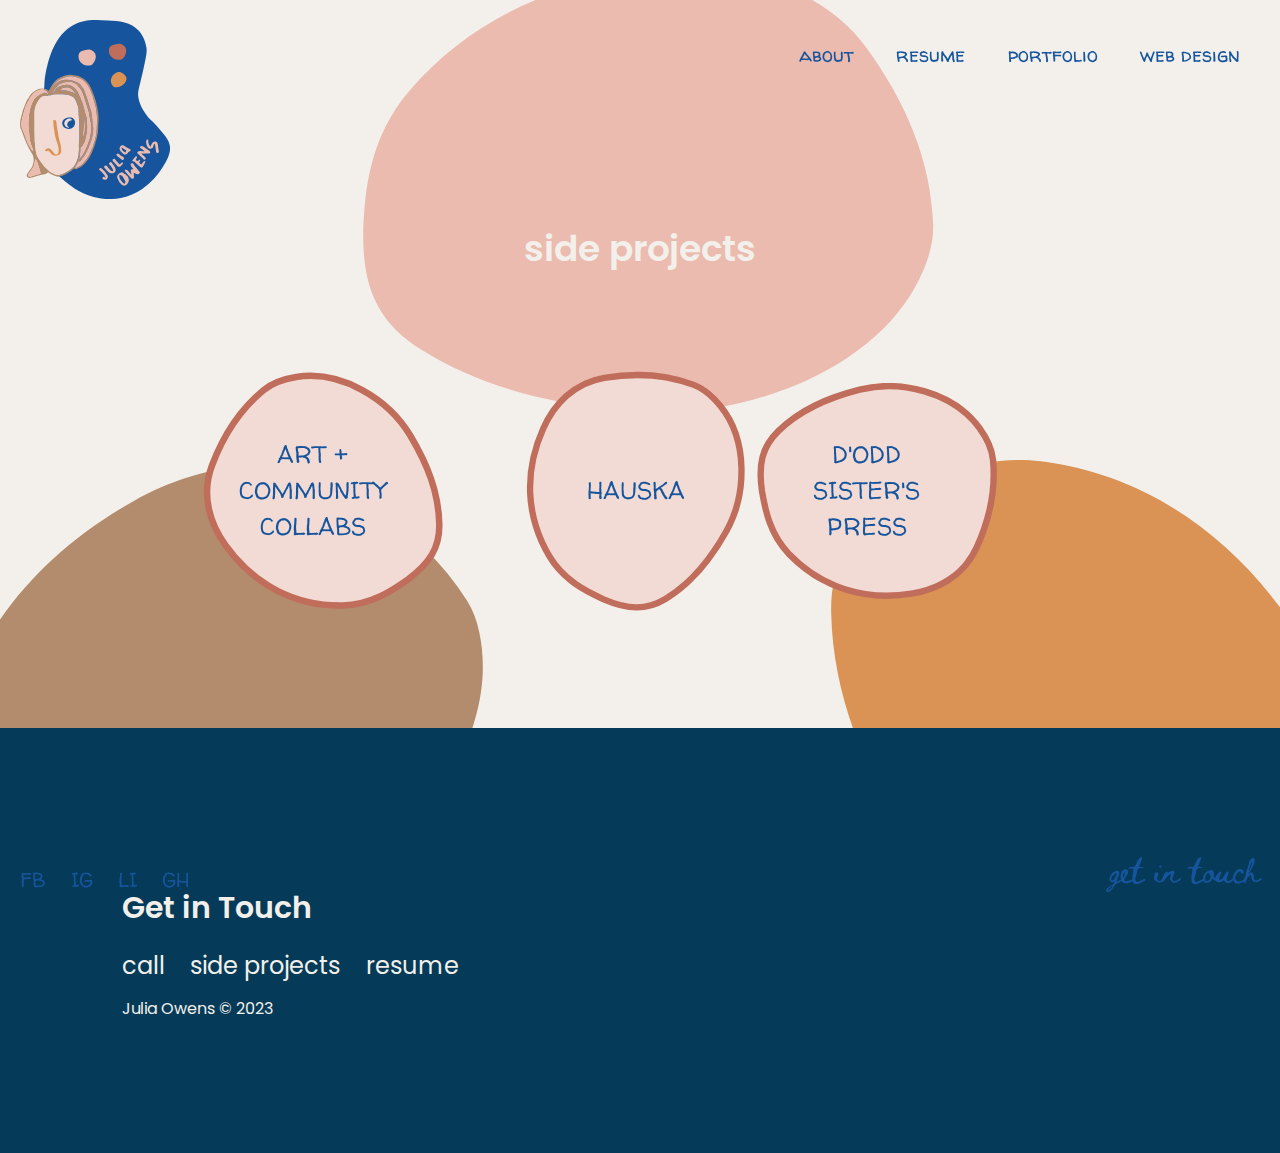
<file: sideprojects.html>
<!DOCTYPE html>
<html lang="en" dir="ltr">
   <head>
      <meta charset="utf-8">
      <title>Julia Owens</title>
      <meta name="viewport" content="width=device-width, initial-scale=1">
      <link rel="stylesheet" href="css/reset.css">
      <link rel="stylesheet" href="css/style.css">
      <link rel="stylesheet" href="https://fonts.googleapis.com/css2?family=Poppins:ital,wght@0,400;0,600;1,300;1,400;1,600&family=Beth+Ellen&family=Walter+Turncoat&display=swap">
   </head>
   <body>
     <!--navigation with logo and hamburger menu-->
   <div class="page-container">
     <header>
       <div class= "nav-container" id="nav-container" style="top: 0;">
         <div class="logomobile">
           <a href="/">
             <img src="assets/header/ColorHead.svg" alt="julia owens logo" style="width:6rem;">
           </a>
           <h2 class="logomobile">julia owens</h2>
         </div>
         <div class="logodesk">
             <a href="/">
               <img src="assets/header/colorlogo.svg" alt="julia owens logo" style="width:15rem;">
             </a>
         </div>
         <div class="top-right">
           <a href="/about">about</a>
           <a href="https://docs.google.com/document/d/1MXNMKBV0zy5YNFNmRR_R-AoZou5vwUU80KxR2X10TR0/edit?usp=sharing" target="_blank">resume</a>
           <a href="/portfolio">portfolio</a>
           <a href="/webdesign">web design</a>
         </div>
         <!-- Navigation links (hidden by default) -->
         <div id="menu-container" class="overlay">
            <!-- Button to close the overlay navigation -->
            <div class="myLinks">
              <a href="javascript:void(0)" class="closebtn" onclick="closeNav()">x</a>
              <a href="/about">About</a>
              <a href="https://docs.google.com/document/d/1MXNMKBV0zy5YNFNmRR_R-AoZou5vwUU80KxR2X10TR0/edit?usp=sharing" target="_blank">Resume</a>
              <a href="/portfolio">Portfolio</a>
              <a href="/webdesign">Web Design</a>
              <a href="/sideprojects">Art + Collabs</a>
            </div>
          </div>
 <!-- "Hamburger menu" / "hamburger" to toggle the navigation links -->
          <span onclick="openNav()" class="hamburger">
             <img class='hamburger' src="assets/header/hamburger.svg" alt="menu icon">
          </span>
       </div>
     </header>
      <main>
         <div class="content-container">
<!--Side Projects-->
              <section class="recent" id="recent">
                    <div class="recproj2">
                        <h3 class="white">side projects</h3>
                        <div class="grid-container2">
                          <div class= "project">
                              <div class="one">
                                <a class="pinkline" href="/art">
                                   <h5 class="blue">art + community collabs</h5>
                                </a>
                                <div class="infoover">
                                  <a href="/art">
                                    <p>my work, public art, and workshops</p>
                                  </a>
                                </div>
                              </div>
                          </div>
                          <div class= "project">
                            <div class="two">
                               <a class="pinkline" href="#">
                               <h5 class="blue">hauska</h5>
                               </a>
                               <div class="infoover">
                                  <p>*page coming soon*<br>an art gallery in my dining room</p>
                               </div>
                            </div>
                          </div>
                          <div class= "project">
                            <div class="three">
                               <a class="pinkline" href="https://www.etsy.com/shop/doddsispress/">
                                 <h5 class="blue">d'Odd sister's press</h5>
                               </a>
                               <div class="infoover">
                                 <a href="https://www.etsy.com/shop/doddsispress/">
                                   <p>shop our etsy for greeting cards and zines</p>
                                 </a>
                               </div>
                            </div>
                          </div>
<!--  Comedy code                      <div class= "project">
                            <div class="four">
                              <a class="pinkline" href="#">
                              <h5 class="blue">comedy</h5>
                              </a>
                              <div class="infoover">
                                  <p>writing, improv, sketch performance art</p>
                              </div>
                            </div>
                          </div>
    -->
                       </div>
                  </div>
            </section>
          </div>
        </main>
 <!--footer-->
 <footer>
  <footer id="footer">
    <div class="desk-links">
      <ul class="bottom-left">
          <li><a href="https://www.facebook.com/juliasowens">FB</a></li>
          <li><a href="https://www.instagram.com/juliasowens">IG</a></li>
          <li><a href="https://www.linkedin.com/juliasowens">LI</a></li>
          <li><a href="https://www.github.com/juliasowens">GH</a></li>
      </ul>
      <a class="bottom-right" href="mailto:juliasowens@gmail.com">get in touch</a>
    </div>
    <h4>Get in Touch</h4>
    <address>
        <ul class="contactinfo">
         <li><a href="tel:+3214386879">call</a></li>
         <li><a href="/sideprojects">side projects</a></li>
         <li><a href="https://docs.google.com/document/d/1MXNMKBV0zy5YNFNmRR_R-AoZou5vwUU80KxR2X10TR0/edit?usp=sharing">resume</a></li>
<!--  weekly web tips      <li><a href="https://dedicated-thinker-2552.ck.page/601ba9da36">weekly web tips</a></li>-->  
        </ul>
        <div class="social">
           <a href="mailto:juliasowens@gmail.com">email</a> <br>
           <a href="https://www.facebook.com/juliasowens">social: FB</a> <a href="https://www.instagram.com/juliasowens">IG</a>  <a href="https://www.linkedin.com/juliasowens">LI</a> <a href="https://www.github.com/juliasowens">GH</a>
        </div>
    </address>
    <p>Julia Owens © 2023</p>
  </footer>
      <script>
        window.onscroll = function() {
          var currentScrollPos = window.pageYOffset;
            if (currentScrollPos > 20) {
            document.getElementById("nav-container").style.display = "none";
          } else {
            document.getElementById("nav-container").style.display = "initial";
          }
          prevScrollpos = currentScrollPos;
          }
          function openNav() {
          document.getElementById("menu-container").style.width = "100%";
          }
          function closeNav() {
          document.getElementById("menu-container").style.width = "0%";
          }
      </script>
<!-- Global site tag (gtag.js) - Google Analytics -->
      <script async src="https://www.googletagmanager.com/gtag/js?id=UA-165975518-1">
      </script>
      <script>
          window.dataLayer = window.dataLayer || [];
          function gtag(){dataLayer.push(arguments);}
          gtag('js', new Date());

          gtag('config', 'UA-165975518-1');
      </script>
    </div>
  </body>
</html>
</file>
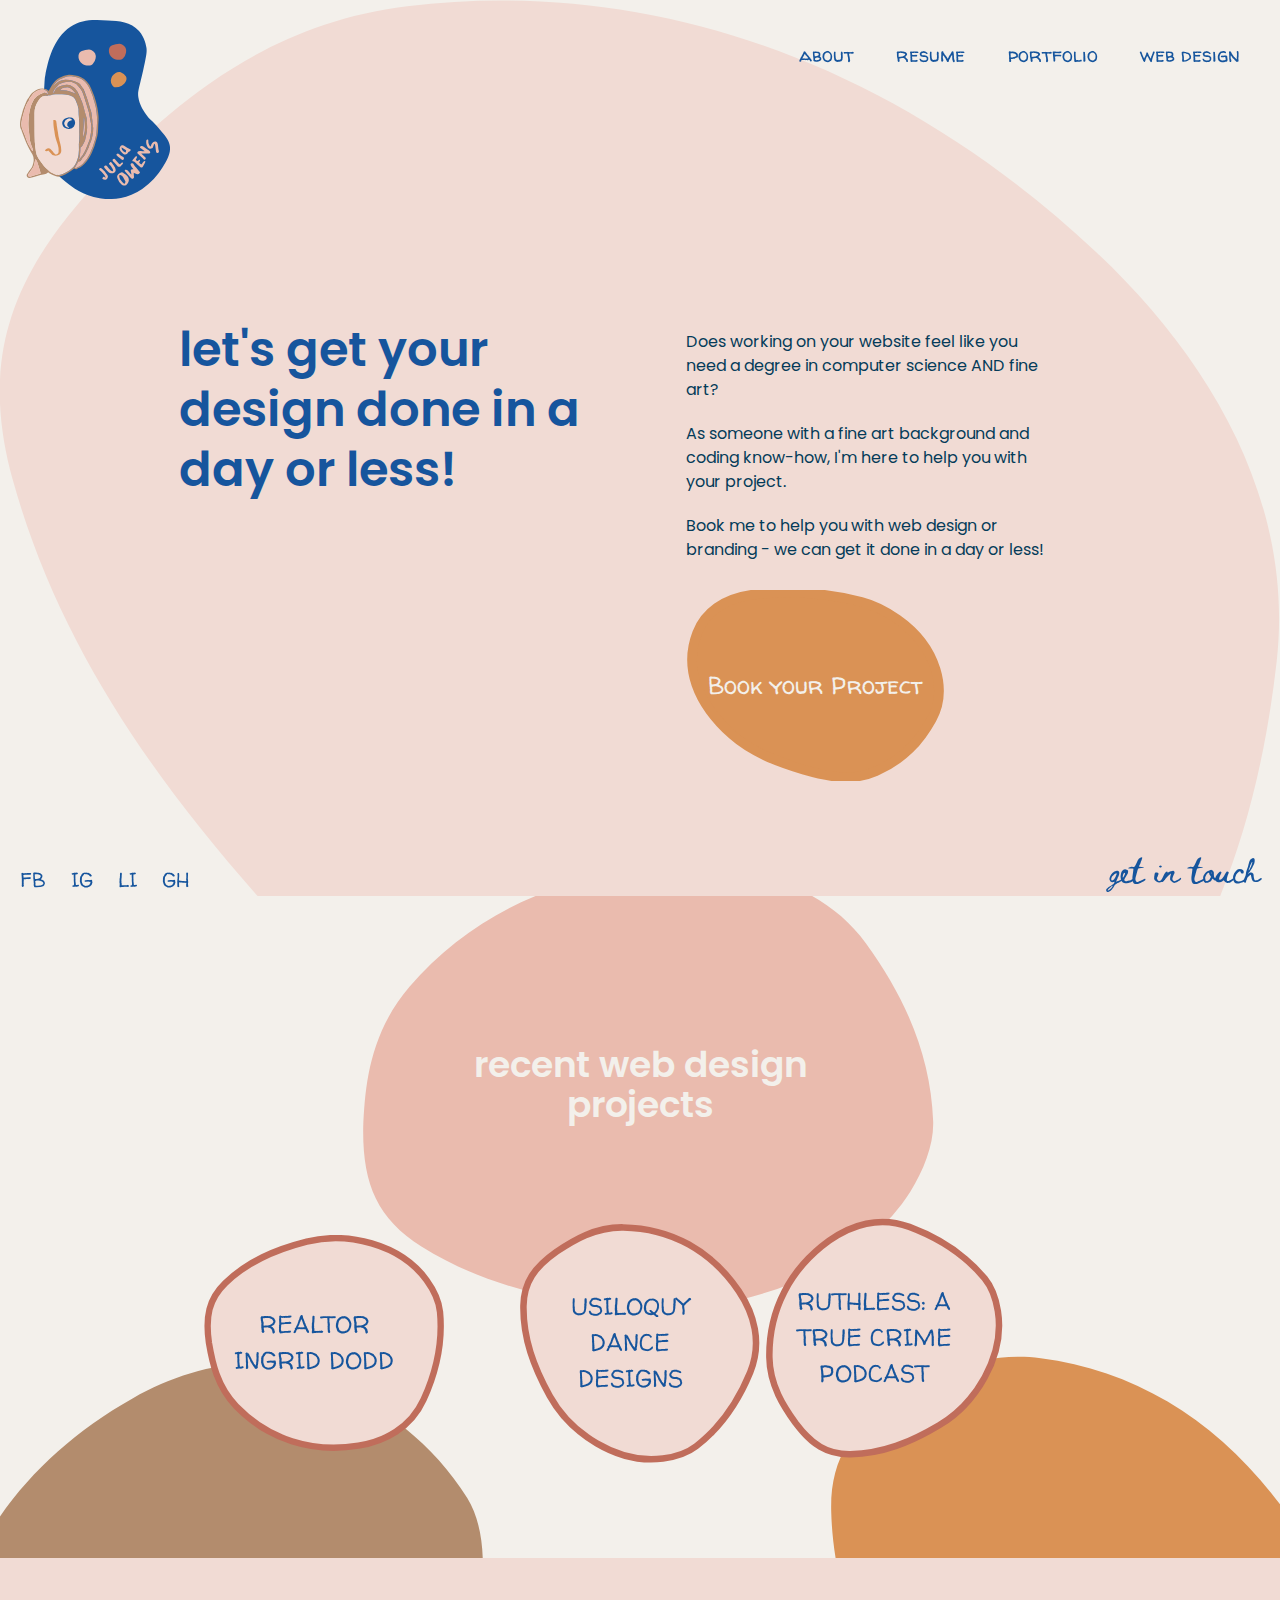
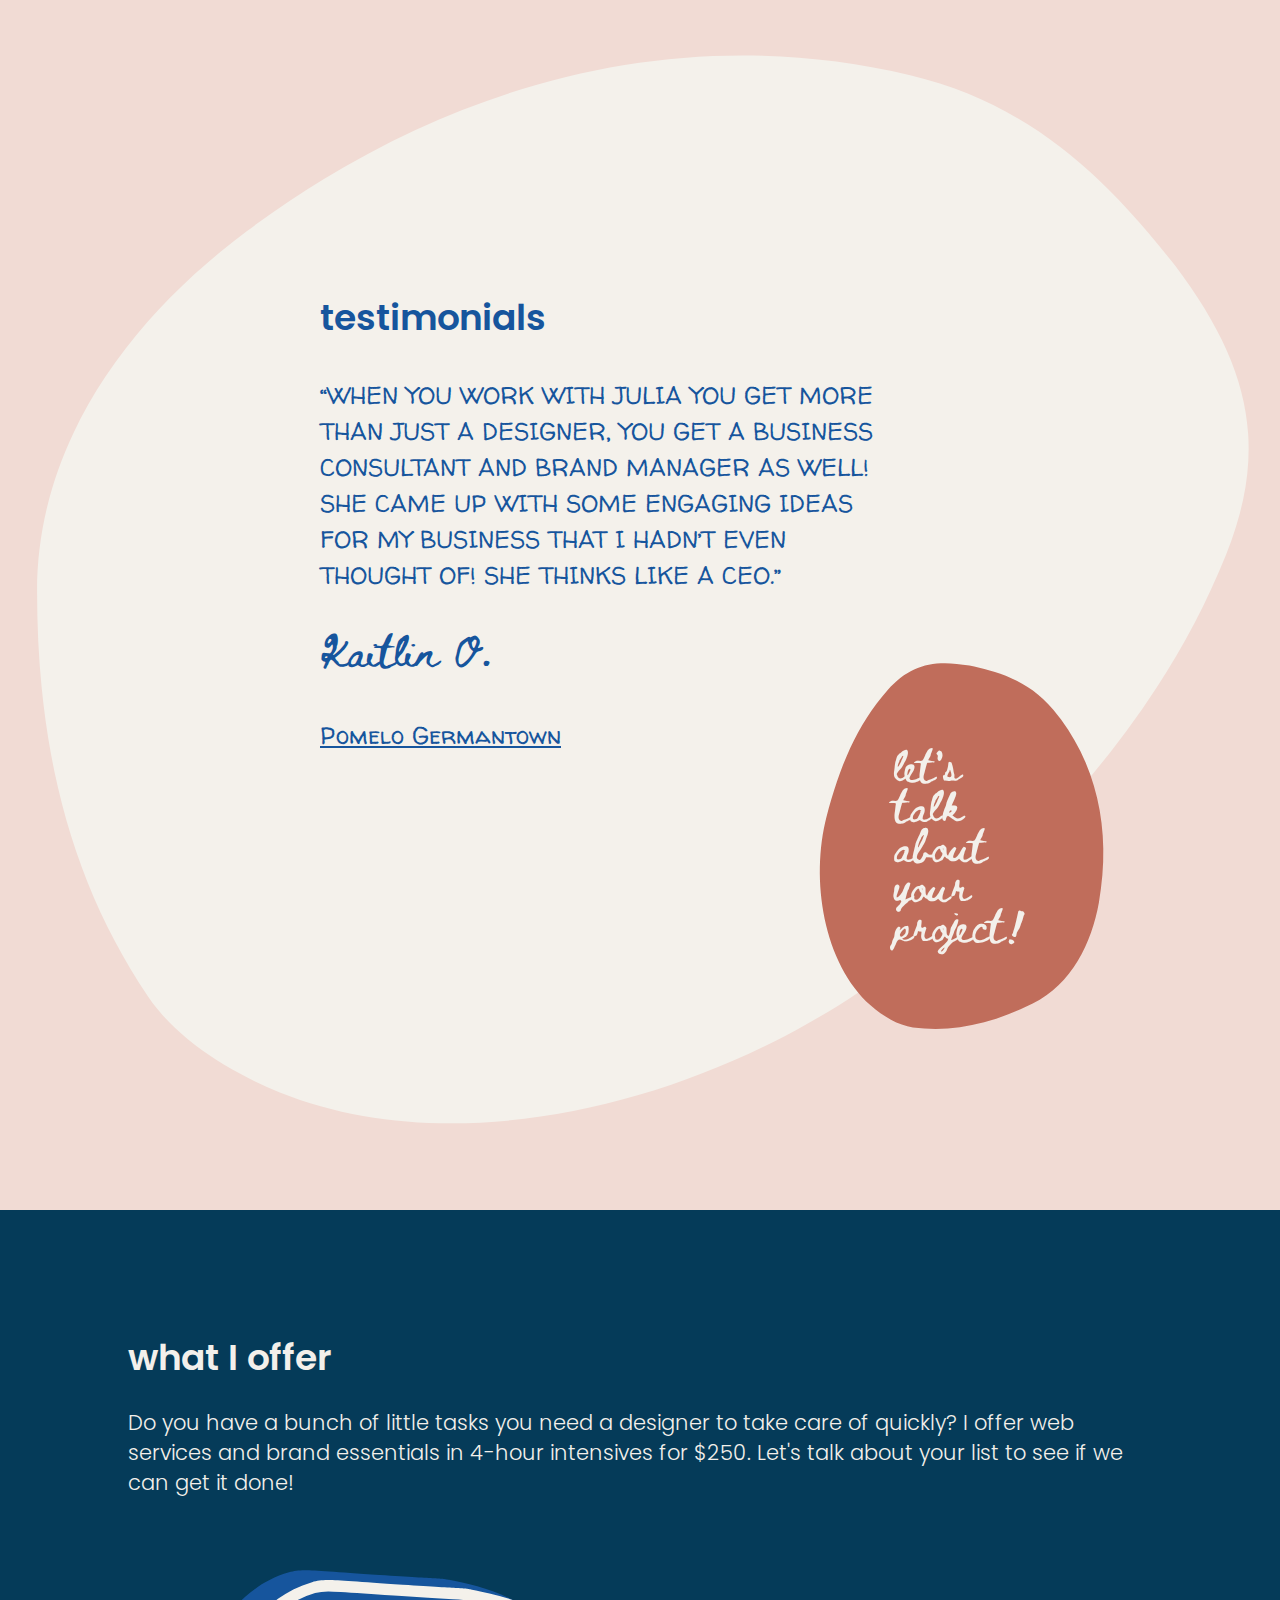
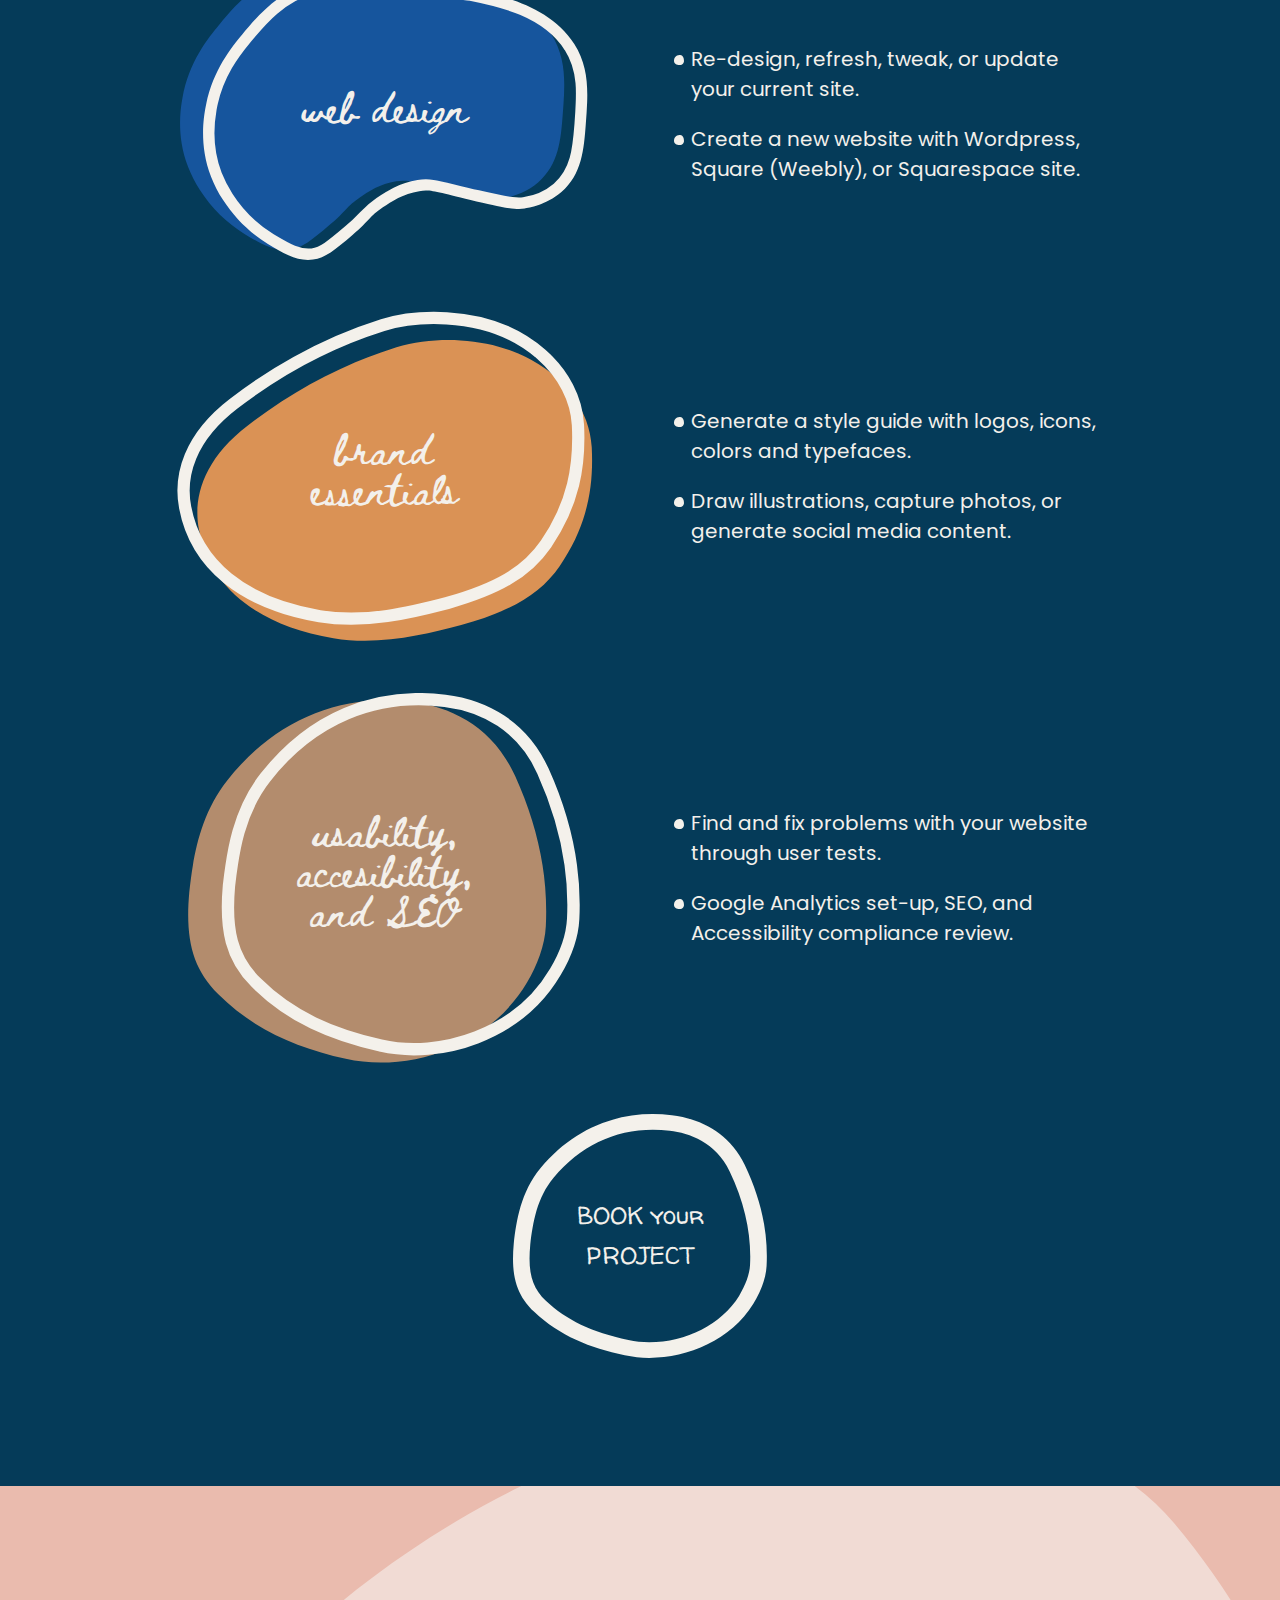
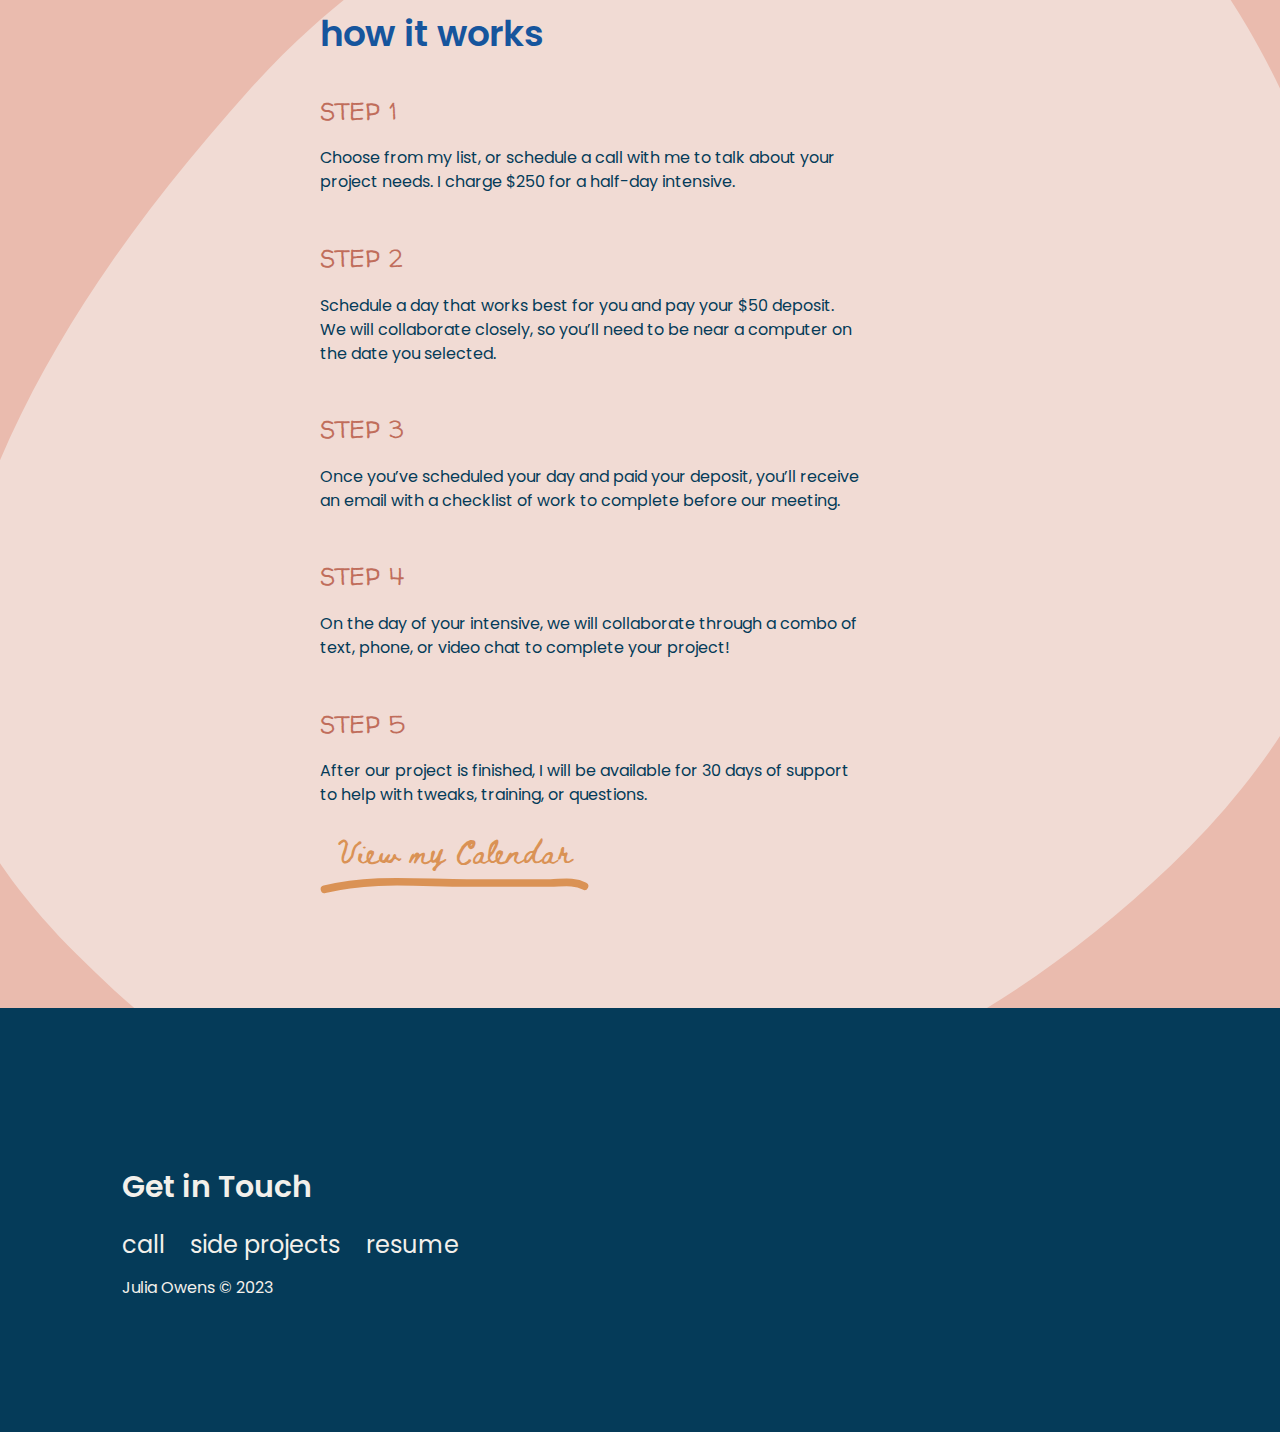
<file: webdesign.html>
<!DOCTYPE html>
<html lang="en" dir="ltr">
   <head>
      <meta charset="utf-8">
      <title>Julia Owens</title>
      <meta name="viewport" content="width=device-width, initial-scale=1">
      <link rel="stylesheet" href="css/reset.css">
      <link rel="stylesheet" href="css/style.css">
      <link rel="stylesheet" href="https://fonts.googleapis.com/css2?family=Poppins:ital,wght@0,400;0,600;1,300;1,400;1,600&family=Beth+Ellen&family=Walter+Turncoat&display=swap">
   </head>
   <body>
     <!--navigation with logo and hamburger menu-->
   <div class="page-container">
     <header>
       <div class= "nav-container" id="nav-container" style="top: 0;">
         <div class="logomobile">
           <a href="/">
             <img src="assets/header/ColorHead.svg" alt="julia owens logo" style="width:6rem;">
           </a>
           <h2 class="logomobile">julia owens</h2>
         </div>
         <div class="logodesk">
             <a href="/">
               <img src="assets/header/colorlogo.svg" alt="julia owens logo" style="width:15rem;">
             </a>
         </div>
         <div class="top-right">
           <a href="/about">about</a>
           <a href="https://docs.google.com/document/d/1MXNMKBV0zy5YNFNmRR_R-AoZou5vwUU80KxR2X10TR0/edit?usp=sharing" target="_blank">resume</a>
           <a href="/portfolio">portfolio</a>
           <a href="/webdesign">web design</a>
         </div>
         <!-- Navigation links (hidden by default) -->
         <div id="menu-container" class="overlay">
            <!-- Button to close the overlay navigation -->
            <div class="myLinks">
              <a href="javascript:void(0)" class="closebtn" onclick="closeNav()">x</a>
              <a href="/about">About</a>
              <a href="https://docs.google.com/document/d/1MXNMKBV0zy5YNFNmRR_R-AoZou5vwUU80KxR2X10TR0/edit?usp=sharing" target="_blank">Resume</a>
              <a href="/portfolio">Portfolio</a>
              <a href="/webdesign">Web Design</a>
              <a href="/sideprojects">Art + Collabs</a>
            </div>
          </div>
 <!-- "Hamburger menu" / "hamburger" to toggle the navigation links -->
          <span onclick="openNav()" class="hamburger">
             <img class='hamburger' src="assets/header/hamburger.svg" alt="menu icon">
          </span>
       </div>
     </header>
      <main>
         <div class="content-container">
<!--hero unit-->
          <section class="hero">
             <div class="hero-container">
                 <h1>let's get your design done in a day or less!</h1>
                 <div class="paragraph">
                   <p>Does working on your website feel like you need a degree in computer science AND fine art?</p>
                   <p>As someone with a fine art background and coding know-how, I'm here to help you with your project. </p>
                   <p>Book me to help you with web design or branding - we can get it done in a day or less!</p>
                   <div class="button">
                       <a href="https://calendly.com/juliasowens/" class="orange-button">Book your Project</a>
                   </div>
                 </div>
             </div>
          </section>
           <!--Recent web design work-->
          <section class="recent" id="recent">
              <div class="recproj">
                <h3 class="white">recent web design projects</h3>
                <div class="grid-container">
                  <div class= "project">
                    <div class="three">
                      <a class="pinkline" href="https://ingrid.homes/">
                        <h5 class= "blue">Realtor Ingrid Dodd</h5>
                      </a>
                      <div class="infoover">
                        <a href="https://ingrid.homes/">
                          <p>view the wordpress website</p>
                        </a>
                      </div>
                    </div>
                  </div>
                  <div class= "project">
                    <div class= "four">
                      <a class="pinkline" href="http://usiloquydance.org">
                        <h5 class="blue">Usiloquy Dance Designs</h5>
                      </a>
                      <div class="infoover">
                        <a href="http://usiloquydance.org">
                          <p>view the wordpress website</p>
                        </a>
                      </div>
                    </div>
                  </div>
                  <div class= "project">
                    <div class="five">
                      <a class="pinkline" href="http://ruthlessthepod.com/">
                        <h5 class= "blue">Ruthless: A True Crime Podcast</h5>
                      </a>
                      <div class="infoover">
                        <a href="http://ruthlessthepod.com/">
                          <p>view the wordpress website</p>
                        </a>
                      </div>
                    </div>
                  </div>
                </div>
              </div>
          </section>
            <!--testimonials-->
          <section class="testimonials" id="testimonials">
               <h3 class="blue">testimonials</h3>
               <h5 class="blue">“When you work with Julia you get more than just a designer, you get a business consultant and brand manager as well! She came up with some engaging ideas for my business that I hadn’t even thought of! She thinks like a CEO.”</h5>
               <h2 class="blue">Kaitlin O.</h2>
               <div class="blue button">
                 <a href="http://shop-pomelo.com">Pomelo Germantown</a>
               </div>
               <div class="redfill-button">
                  <a href="https://calendly.com/juliasowens/15-min-call" class= "fancy">let's talk about your project!</a>
               </div>
          </section>
           <!--What I Offer-->
           <section class="offerings" id="offerings">
             <div class="services-container">
              <h3>what I offer</h3>
              <h6>Do you have a bunch of little tasks you need a designer to take care of quickly? I offer web services and brand essentials in 4-hour intensives for $250. Let's talk about your list to see if we can get it done! </h6>
              <div class="service">
                    <div class="webdesign">
                       <h2>web design</h2>
                    </div>
                       <ul class="description">
                           <li>Re-design, refresh, tweak, or update your current site.</li>
<!--paused                 <li>Craft a custom HTML website, up to 3 pages.</li>-->
                           <li>Create a new website with Wordpress, Square (Weebly), or Squarespace site.</li>
                       </ul>
               </div>
               <div class="service">
                  <div class="brand">
                      <h2>brand essentials</h2>
                   </div>
                       <ul class="description">
                         <li>Generate a style guide with logos, icons, colors and typefaces.</li>
                         <li>Draw illustrations, capture photos, or generate social media content.</li>
<!--paused               <li>Layout templates for email newsletters, letterhead, or slides.</li> -->
                       </ul>
                 </div>
<!--Services that are paused right now
                <div class="service">
                   <div class="ecomm">
                      <h2>e-commerce</h2>
                   </div>
                       <ul class="description">
                         <li>Create a new e-commerce website.</li>
                         <li>Photographing, uploading, and cataloguing new products.</li>
                         <li>Integration of the platform with your current systems.</li>
                       </ul>
                 </div> -->
               <div class="service">
                   <div class="test">
                      <h2>usability, accesibility, and SEO</h2>
                   </div>
                         <ul class="description">
                           <li>Find and fix problems with your website through user tests.</li>
                           <li>Google Analytics set-up, SEO, and Accessibility compliance review.</li>
                         </ul>
                 </div>
<!--               <div class="service">
                   <div class="smallbiz">
                     <h2>small business consulting</h2>
                   </div>
                     <ul class="description">
                       <li>Consulting for small, creative businesses, nonprofits, artists, or entrepreneurs</li>
                       <li>Specialized in locally-sourced and environmentally-friendly retail, hospitality, or community-led endeavors.</li>
                       <li>Let's figure out how to attract customers, solve problems, boost profits, and cross-pollinate with other organizations.</li>
                     </ul>
                 </div>
              -->
              <div class="white button">
                 <a href="https://calendly.com/juliasowens/" class="white-button">BOOK your PROJECT</a>
              </div>
            </div>
           </section>
           <!--How it Works-->
           <section class="howitworks" id="howitworks">
              <h3 class="works">how it works</h3>
              <div class="steps">
                <h5 class="step">STEP 1</h5>
                   <p class="stepaction">Choose from my list, or schedule a call with me to talk about your project needs. I charge $250 for a half-day intensive.</p>
                <h5 class="step">STEP 2</h5>
                   <p class="stepaction">Schedule a day that works best for you and pay your $50 deposit.  We will collaborate closely, so you’ll need to be near a computer on the date you selected.</p>
                <h5 class="step">STEP 3</h5>
                   <p class="stepaction">Once you’ve scheduled your day and paid your deposit, you’ll receive an email with a checklist of work to complete before our meeting.</p>
                <h5 class="step">STEP 4</h5>
                   <p class="stepaction">On the day of your intensive, we will collaborate through a combo of text, phone, or video chat to complete your project!</p>
                <h5 class="step">STEP 5</h5>
                   <p class="stepaction">After our project is finished, I will be available for 30 days of support to help with tweaks, training, or questions. </p>
                <div class="ProjectCTA">
                  <a href="http://www.calendly.com/juliasowens">View my Calendar</a>
                </div>
              </div>
           </section>
           <footer>
            <footer id="footer">
              <div class="desk-links">
                <ul class="bottom-left">
                    <li><a href="https://www.facebook.com/juliasowens">FB</a></li>
                    <li><a href="https://www.instagram.com/juliasowens">IG</a></li>
                    <li><a href="https://www.linkedin.com/juliasowens">LI</a></li>
                    <li><a href="https://www.github.com/juliasowens">GH</a></li>
                </ul>
                <a class="bottom-right" href="mailto:juliasowens@gmail.com">get in touch</a>
              </div>
              <h4>Get in Touch</h4>
              <address>
                  <ul class="contactinfo">
                   <li><a href="tel:+3214386879">call</a></li>
                   <li><a href="/sideprojects">side projects</a></li>
                   <li><a href="https://docs.google.com/document/d/1MXNMKBV0zy5YNFNmRR_R-AoZou5vwUU80KxR2X10TR0/edit?usp=sharing">resume</a></li>
    <!--  weekly web tips      <li><a href="https://dedicated-thinker-2552.ck.page/601ba9da36">weekly web tips</a></li>-->  
                  </ul>
                  <div class="social">
                     <a href="mailto:juliasowens@gmail.com">email</a> <br>
                     <a href="https://www.facebook.com/juliasowens">social: FB</a> <a href="https://www.instagram.com/juliasowens">IG</a>  <a href="https://www.linkedin.com/juliasowens">LI</a> <a href="https://www.github.com/juliasowens">GH</a>
                  </div>
              </address>
              <p>Julia Owens © 2023</p>
            </footer>
           <script>
           window.onscroll = function() {
           var currentScrollPos = window.pageYOffset;
               if (currentScrollPos > 20) {
                 document.getElementById("nav-container").style.display = "none";
               } else {
                 document.getElementById("nav-container").style.display = "initial";
               }
               prevScrollpos = currentScrollPos;
             }
             function openNav() {
                 document.getElementById("menu-container").style.width = "100%";
               }
             function closeNav() {
                 document.getElementById("menu-container").style.width = "0%";
               }
           </script>
           <!-- Global site tag (gtag.js) - Google Analytics -->
           <script async src="https://www.googletagmanager.com/gtag/js?id=UA-165975518-1">
            </script>
           <script>
             window.dataLayer = window.dataLayer || [];
             function gtag(){dataLayer.push(arguments);}
             gtag('js', new Date());

             gtag('config', 'UA-165975518-1');
           </script>
         </div>
        </body>
     </html>
</file>
<file: css/style.css>
* {
  box-sizing: border-box;
}

html {
  font-size: 10px;
  scroll-behavior: smooth;
}

body {
  background-color: #F3F0EB;
  margin: 0;
  width: 100%;
}

section {
  padding: 10%;
}

/* TYPOGRAPHY */

/* unvisited link */
a:link {
  color: #F3F0EB;
  text-decoration: none;
}

/* visited link */
a:visited {
  color: #F3F0EB;
  text-decoration: none;
}

/* mouse over link */
a:hover {
  color: #F3F0EB;
  text-decoration: none;
}

p {
  color: #053B59;
  font-family: 'Poppins';
  font-size: 1.6rem;
  line-height: 2.4rem;
  padding: 1rem 0 1rem 0;
}

h1 {
  color: #16559D;
  font-family: 'Poppins';
  font-size: 4.8rem;
  font-weight: 600;
  line-height: 6rem;
}

h2 {
  color: #16559D;
  font-family: 'Beth Ellen';
  font-size: 3.2rem;
  line-height: 3.2rem;
}

h3 {
  color: #16559D;
  font-family: 'Poppins';
  font-size: 3.6rem;
  font-weight: 600;
  line-height: 4rem;
  padding-bottom: 1rem;
}

h4 {
  color: #053B59;
  font-family: 'Poppins';
  font-size: 2.4rem;
  font-weight: 600;
  line-height: 3.6rem;
}

h5 {
  color: #C06D5B;
  font-family: 'Walter Turncoat';
  font-size: 2.4rem;
  line-height: 3.6rem;
  text-transform: uppercase;
}

h6 {
  color: #053B59;
  font-family: 'Poppins';
  font-size: 2.1rem;
  font-weight: 300;
  line-height: 3rem;
  padding: 2rem 0 2rem 0;
}


/* structure of site */

.page-container {
  margin: 0;
  width: 100%;

}

/* header +nav */ /* Style Navigation Menu */

.nav-container {
  margin: 0;
  padding: 2rem;
  position: fixed;
  top: 0;
  transition: top 0.3s;
  width: 100%;
  z-index: 1;
}


.overlay {
  background-image: url('../assets/old/inkfill.svg');
  background-position: center;
  background-repeat: no-repeat;
  background-size: cover;
  height: 100%;
  overflow-x: hidden; /* Disable horizontal scroll */
  position: fixed; /* Stay in place */
  right: 0;
  top: 0;
  transition: 0.5s; /* 0.5 second transition effect to slide in or slide down the overlay (height or width, depending on reveal) */
  width: 0;
  z-index: 1; /* Sit on top */
}


/* Hide the links inside the navigation menu (except for logo/home) */

.myLinks {
  top: 15%;
  right: 0;
  position: relative;
  width: 100%; /* 100% width */
  text-align: right; /* Centered text/links */
}

/* Style navigation menu links */
.myLinks a {
  color: #EABBAE;
  display: block;
  font-family: 'Walter Turncoat';
  font-size: 2.4rem;
  line-height: 3rem;
  padding: 1rem 4rem 1rem 1rem;
  text-decoration: none;
  transition: 0.3s;
}

.myLinks a:hover {
  color: #DA9255;
  text-decoration: underline;
}

.overlay .closebtn {
  position: absolute;
  right: 0;
  top: -3rem;

}

/* Style the hamburger menu */
.hamburger {
  display: inline;
  padding: 10%;
  position: absolute;
  right: 0;
  top: 0;
}

.top-right {
  display: none;
}

/* main content of page */

.content-container {
  margin: 0;
  width: 100%;
}

/* all buttons follow this code */

.button {
  background: none;
  border: none;
  color: #F3F0EB;
  cursor: pointer;
  font-family: 'Walter Turncoat';
  font-size: 2.4rem;
  line-height: 3.6rem;
  padding: 5%;
  text-align: center;
  text-decoration: none;
}


/* sections of page */

/* intro */

.hero, .landing {
  background-image: url('../assets/shapes/largepinkbackground.svg');
  background-position: center;
  background-repeat: no-repeat;
  background-size: cover;
  margin: 0;
  width: 100%;
}

.paragraph {
  padding: 5% 0 0 0;
}

/* button with orange fill background and white text, also used on about and project pages */

.orange-button {
  align-items: center;
  background-image: url('../assets/buttons/clementinefill.svg');
  background-position: center;
  background-repeat: no-repeat;
  background-size: cover;
  display: flex;
  justify-content: center;
  padding: 0 0 10% 10%;
  text-decoration: none;
  width: 100%;
}

.case-study-intro {
  background-color: #F1DBD4;
  padding: 30% 10% 10% 10%;
  width: 100%;
}

.title {
  padding: 1rem 0 0 0;
}

h3.title {
  font-size: 2.4rem;
  padding: 0;
}

.app-frame1 {
  display: none;
}

/* menu of 5 offerings, what I can do */

.offerings {
  background-color: #053B59;
  padding-top: 20%;
  width: 100%;
}

.services-container h2{
  color: #F3F0EB;
  font-size: 2.4rem;
  padding: 5% 10% 10% 10%;
}

.services-container h3{
  color: #F3F0EB;
}

.services-container h6{
  color: #F3F0EB;
}

/* changes text to white */

.white {
  color: #F3F0EB;
  line-height: 4rem;
}

.white a {
  color: #F3F0EB;
  text-decoration: none;
}

.service {
  display: inline-block;
  width: 100%;
}

.webdesign {
  background-image: url('../assets/old/poolwhiteline.svg');
  background-position: center;
  background-repeat: no-repeat;
  background-size: contain;
  padding: 20%;
  text-decoration: none;
  width: 100%;
}

.brand{
  background-image: url('../assets/old/clementinewhiteline.svg');
  background-position: center;
  background-repeat: no-repeat;
  background-size: contain;
  padding: 20%;
  text-decoration: none;
  width: 100%;
}

.ecomm{
  background-image: url('../assets/old/terracottawhiteline.svg');
  background-position: center;
  background-repeat: no-repeat;
  background-size: contain;
  padding: 20%;
  text-decoration: none;
  width: 100%;
}

.test{
  background-image: url('../assets/old/sandwhiteline.svg');
  background-position: center;
  background-repeat: no-repeat;
  background-size: contain;
  padding: 20%;
  text-decoration: none;
  width: 100%;
}

.smallbiz {
  background-image: url('../assets/old/eraserwhiteline.svg');
  background-position: center;
  background-repeat: no-repeat;
  background-size: contain;
  padding: 20%;
  text-decoration: none;
  width: 100%;
}

/* describes the service */

ul.description {
  color: #F3F0EB;
  display: inline-block;
  font-family: 'Poppins';
  font-size: 2rem;
  line-height: 3rem;
  list-style-image: url('../assets/shapes/offwhitedot.svg');
  list-style-position: outside;
  padding: 3rem;
  text-align: left;
}

/* bullet points of the description */

li {
  padding: 1rem 0 1rem 0;
}

/* button with white line + white text, good for dark background */

.white-button {
  align-items: center;
  background-image: url('../assets/buttons/offwhiteline2.svg');
  background-position: center;
  background-repeat: no-repeat;
  background-size: contain;
  display: flex;
  justify-content: center;
  padding: 25%;
  text-decoration: none;
  width: 100%;
}

/* step-by-step outline of the process */

.howitworks {
  background-color: #F1DBD4;
  padding-top: 20%;
  width: 100%;
}

.steps {
  padding: 15% 5% 15% 0;
}

.step {
  display: inline-block;
  text-align: left;
  padding: 3rem 0 0 0;
}

.stepaction {
  padding: 2% 10% 2% 0;
}

/* button with red line + text, white background */

.redline-button {
  align-items: center;
  background-image: url('../assets/buttons/redwhitecircle.svg');
  background-position: center;
  background-repeat: no-repeat;
  background-size: contain;
  display: flex;
  justify-content: center;
  text-decoration: none;
  width: 100%;
}

.red a {
    color: #C06D5B;
    padding: 30%;
    text-align: center;
    text-decoration: none;
}

/* testimonial section */

.testimonials {
  padding: 20% 10% 20% 10%;
  width: 100%;
}

/* class turns text blue */

.blue {
  color: #16559D;
  padding: 2rem 0 2rem 0;
}

.blue a {
  color: #16559D;
  text-decoration: underline;
}

/* class turns text to H2 on buttons */

.fancy {
  font-family: 'Beth Ellen';
  font-size: 3.2rem;
  line-height: 4rem;
  margin:auto;
}

/* button with red background, white fancy text */

.redfill-button {
  align-items: center;
  background-image: url('../assets/buttons/redfill.svg');
  background-position: center;
  background-repeat: no-repeat;
  background-size: contain;
  display: flex;
  justify-content: center;
  padding: 30%;
  text-decoration: none;
}

/* recent projects section */

.recent {
  background-image: url('../assets/shapes/recentbackground.svg');
  background-position: top center;
  background-repeat: no-repeat;
  background-size: cover;
  margin: 0;
  padding: 30% 15% 15% 15%;
  width: 100%;
}


.grid-container {
  display: grid;
  grid-template-areas:
  " .one one "
  ".."
  "two two. "
  ".."
  " .three three"
  ".."
  "four four. "
  ".."
  " .five five"
  ".."
  "six six. ";
}


.one {
  background-image: url('../assets/buttons/redpink1.svg');
  background-position: center;
  background-repeat: no-repeat;
  background-size: contain;
  transform: translate(-15%, 10%);
  padding: 4rem;
}

.two {
  background-image: url('../assets/buttons/redpink2.svg');
  background-position: center;
  background-repeat: no-repeat;
  background-size: contain;
  transform: translate(0, 10%);
  padding: 4rem;
}

.three {
  background-image: url('../assets/buttons/redpink3.svg');
  background-position: center;
  background-repeat: no-repeat;
  background-size: contain;
  transform: translate(-15%, 10%);
  padding: 4rem;
}

.four {
  background-image: url('../assets/buttons/redpink4.svg');
  background-position: center;
  background-repeat: no-repeat;
  background-size: contain;
  transform: translate(0, 10%);
  padding: 4rem;
}

.five {
  background-image: url('../assets/buttons/redpink5.svg');
  background-position: center;
  background-repeat: no-repeat;
  background-size: contain;
  transform: translate(-15%, 8%);
  padding: 4rem;
}

.six {
  background-image: url('../assets/buttons/redpink6.svg');
  background-position: center;
  background-repeat: no-repeat;
  background-size: contain;
  transform: translate(0, 10%);
  padding: 4rem;
}

/* link to project with red line + text, pink fill, takes to case studies */

.pinkline {
  align-items: center;
  display: flex;
  justify-content: center;
  padding: 5rem;
}

.infoover {
  display: none;
}

/* about page styling */


.about {
  padding-top: 13rem;
  width: 100%;

}

.biopic {
  width: 100%;
}

/* case study /project page styling */



.challenge {
  display: flex;
  flex-direction: column;
  text-align: left;
  width: 100%;
}

.app-frame2 {
  background-image: url('../assets/draft_slam/phoneframe.svg');
  background-size: contain;
  background-position: center;
  background-repeat: no-repeat;
  padding: 10%;
  align-items: center;
  display: flex;
  justify-content: center;
  width: 100%;
}

.app-frame3 {
  display: none;
}

.app-frame5 {
  display: none;
}

.app-frame6 {
  background-image: url('../assets/careshare/desktopframe.svg');
  background-size: contain;
  background-position: center;
  background-repeat: no-repeat;
  padding: 25% 25% 50% 25%;
  align-items: center;
  display: flex;
  justify-content: center;
  width: 100%;
}

.app-frame7 {
  display: none;
}

.app-frame8 {
  background-image: url('../assets/careshare/desktopframe.svg');
  background-size: contain;
  background-position: center;
  background-repeat: no-repeat;
  align-items: center;
  display: flex;
  justify-content: center;
  padding: 25% 25% 50% 25%;
  width: 100%;
}


ul.roles {
  align-items: flex-start;
  color: #16559D;
  display: flex;
  flex-direction: column;
  font-family: 'Poppins';
  font-size: 2rem;
  font-weight: 600;
  line-height: 3rem;
}

.description1 {
  align-items: flex-start;
  color: #053B59;
  display: flex;
  flex-direction: column;
  font-family: 'Poppins';
  font-size: 1.6rem;
  font-weight: 300;
  line-height: 2.4rem;
}

.description1 li {
  line-height: 2.4rem;
  list-style-image: url('../assets/shapes/inkbluedot.svg');
  list-style-position: outside;
  padding: 1rem;
}

/* orange script with line button for readers to view full reports */

.ProjectCTA {
  color: #DA9255;
  font-family: 'Beth Ellen';
  font-size: 2rem;
  line-height: 3.6rem;
  padding: 5% 0 20% 0;
  position: relative;
  text-align: left;
}

.ProjectCTA a {
  color: #DA9255;
  text-decoration: none;
  background-image: url('../assets/buttons/orangeline.svg');
  background-repeat: no-repeat;
  background-position: bottom;
  background-size: contain;
  padding: 2%;
}

.description2 {
  align-items: flex-start;
  color: #053B59;
  display: flex;
  flex-direction: column;
  font-family: 'Poppins';
  font-size: 2rem;
  font-weight: 300;
  line-height: 2rem;
  padding: 0 0 1rem 0;
}

.description2 li {
  line-height: 2rem;
  list-style-image: url('../assets/shapes/inkbluedot.svg');
  list-style-position: outside;
  padding: 1rem;
}

.graph {
  align-items: flex-start;
  display: flex;
  flex-direction: column;
  justify-content: center;
  padding: 0;
}

.list {
  display: flex;
  flex-direction: column;
  padding: 2rem;
}

.key {
  align-items: center;
  display: inline-flex;
  padding: 1rem 0 0 0;
}

.key p {
  padding: 1rem;
}

.data {
  align-items: center;
  color: #053B59;
  display: inline-flex;
  font-family: 'Poppins';
  font-size: 1.6rem;
  font-weight: 300;
  padding: 0;
}

.data img {
  padding: 1rem;
  width: 1rem;
}

.quote {
  font-size: 1.6rem;
}

table.userstories {
    font-size: 1.4rem;
		border: 1px;
		font-family: 'Poppins';
    width: 100%;
	}

.userstories td {
    color: #053B59;
		padding: 1rem;
		border: 1px solid #CCC;
	}

tr:nth-child(even) {
    background-color: #f2f2f2;
  }

.userstories th {
		background-color: #053B59;
		color: #F3F0EB;
    padding: 1rem;
    font-family: 'Walter Turncoat';
	}

.palette {
  padding: 0 0 10% 0;
}


.colorpic {
    padding: 10%;
  }

.typepic2 {
    padding: 10%;
  }

.sketches img {
  padding: 5% 0 5% 0;
}

.mockups img{
  padding: 5% 0 5% 0;
  width: 100%;
}

.proto {
   width: 100%;
 }

 .protovideomobile {
   align-items: center;
   display: flex;
   grid-area: protovideomobile;
   justify-content: center;
   padding: 5%;
   position: relative;
}

 .phoneframe {
   position: absolute;
   z-index: -1;
   width: 100%;
 }

 .conclusion {
   width: 50%;
 }

.conclusion h5{
   padding: 5% 0 0 0;
 }

.youtube {
  height: 800px;
  position: relative;
}

.youtube {
  margin: 0;
  position: absolute;
  top: 75%;
  left: 50%;
  -ms-transform: translate(-50%, -50%);
  transform: translate(-50%, -50%);
}


/* footer */

footer {
  background-color: #053B59;
  color: #F3F0EB;
  font-family: 'Poppins';
  font-size: 2rem;
  line-height: 4rem;
  padding: 5%;
}

footer a {
  color: #F3F0EB;
  font-family: 'Poppins';
  font-size: 2.4rem;
  padding: 2rem 0 2rem 0;
}

footer a:hover {
  text-decoration: underline;
}

footer h4 {
   color: #F3F0EB;
   font-size: 3rem;
   padding: 0 0 2rem 0;
}

footer p {
   color: #F3F0EB;
}

address li {
  display: inline-block;
  font-family: 'Walter Turncoat';
  line-height: 4rem;
  padding: 0 2% 0 0;
}



/* media queries */

@media screen and (min-width: 320px) {
    .page-container {
      width: 100%;
    }


    .logodesk {
      display: none;
    }

    .logomobile {
      display: inline-block;
      font-size: 2rem;
    }

    .content-container img {
      width: 100%;
    }

    .recproj2 {
          text-align: center;
          padding: 40% 0 0 0;
        }

    .desk-links {
      display: none;
    }

  }

@media screen and (min-width: 768px) {
  .page-container {
    width: 100%;
  }

  .content-container img {
    width: 100%;
  }

  .logodesk {
    display: none;
  }

  .logomobile {
    display: inline-block;
    font-size: 2rem;
  }

  .overlay {
    background-image: url('../assets/old/inkfill.svg');
    background-position: right;
    background-repeat: no-repeat;
    background-size: contain;
    height: 100%;
    overflow-x: hidden; /* Disable horizontal scroll */
    position: fixed; /* Stay in place */
    right: 0;
    top: 0;
    transition: 0.5s; /* 0.5 second transition effect to slide in or slide down the overlay (height or width, depending on reveal) */
    width: 0;
    z-index: 1; /* Sit on top */
  }

  .overlay .closebtn {
    position: absolute;
    right: 0;
    top: 20rem;
  }

  /* Style navigation menu links */
  .myLinks a {
    font-size: 2.4rem;
    line-height: 2rem;
    padding: 2rem;
    transform: translate(-15%, 0);
  }

  .hero {
    padding-top: 20%;
  }

  .landing {
    min-height: 100%;
  }

  .hero-container, .landing-container{
    width: 70%;
  }

  .button {
    text-align: left;
    padding: 0;
  }

  .paragraph {
    align-items: flex-start;
    display: flex;
    flex-direction: column;
    justify-content: flex-start;
  }

  .paragraph > .button {
    padding: 5% 0 0 0;
    width: 70%;
  }

  .orange-button {
    padding: 30% 0 30% 0;
    width: 100%;
  }

  .app-frame1 {
    align-items: center;
    background-image: url('../assets/draft_slam/phoneframe.svg');
    background-size: contain;
    background-position: center;
    background-repeat: no-repeat;
    display: flex;
    grid-area: app-frame1;
    justify-content: center;
    padding: 15%;
    width: 100%;
  }

  .app-frame5 {
    align-items: center;
    background-image: url('../assets/careshare/desktopframe.svg');
    background-size: contain;
    background-position: center;
    background-repeat: no-repeat;
    display: flex;
    grid-area: app-frame1;
    justify-content: center;
    padding: 0 25% 25% 25%;
    width: 100%;
  }

  img.homepg1 {
    width: 100%;
  }

  .intro {
    grid-area: intro;
    padding: 15%;
  }

  .case-study-intro > .button {
    grid-area: button;
    padding: 10%;
  }

  .case-study-intro {
    background-color: #F3F0EB;
    background-image: url('../assets/shapes/lightpinkfill.svg');
    background-position: bottom;
    background-repeat: no-repeat;
    background-size: cover;
    display: grid;
    grid-template-areas:
    "intro app-frame1"
    "button app-frame1"
    ". app-frame1";
    grid-template-columns: 50% 50%;
    padding: 13rem 10% 5% 10%;
    width: 100%;
  }

  .offerings {
    background-color: #053B59;
  }

  .services-container h2{
    color: #F3F0EB;
    font-size: 3rem;
    line-height: 4rem;
    text-align: center;
  }

  .services-container h3{
    color: #F3F0EB;
  }

  .services-container h6{
    color: #F3F0EB;
  }

  /* changes text to white */

  .white-button {
      padding: 20%;
      text-decoration: none;
      width: 100%;
    }

  .white {
    text-align: center;
    text-decoration: none;
    color: #F3F0EB;
    line-height: 4rem;
  }

  .white a {
    color: #F3F0EB;
    text-decoration: none;
  }

  .service {
    align-items: center;
    display: inline-flex;
    justify-content: center;
    padding: 5% 0 0 0;
    width: 100%;
  }

  .webdesign {
    background-image: url('../assets/old/poolwhiteline.svg');
    background-position: top;
    background-repeat: no-repeat;
    background-size: contain;
    padding: 10% 0 10% 0;
    text-decoration: none;
    width: 50%;
  }

  .brand{
    background-image: url('../assets/old/clementinewhiteline.svg');
    background-position: top;
    background-repeat: no-repeat;
    background-size: contain;
    padding: 10% 0 10% 0;
    text-decoration: none;
    width: 50%;
  }

  .ecomm{
    background-image: url('../assets/old/terracottawhiteline.svg');
    background-position: top;
    background-repeat: no-repeat;
    background-size: contain;
    padding: 10% 0 10% 0;
    text-decoration: none;
    width: 50%;
  }

  .test{
    background-image: url('../assets/old/sandwhiteline.svg');
    background-position: top;
    background-repeat: no-repeat;
    background-size: contain;
    padding: 10% 0 10% 0;
    text-decoration: none;
    width: 50%;
  }

  .smallbiz {
    background-image: url('../assets/old/eraserwhiteline.svg');
    background-position: top;
    background-repeat: no-repeat;
    background-size: contain;
    padding: 10% 5% 10% 5%;
    text-decoration: none;
    width: 50%;
  }

  /* describes the service */

  ul.description {
    display: block;
    padding: 5%;
    width: 50%;
  }

  li {
    padding: 1rem 0 1rem 0;
  }

  .howitworks {
    background-color: #EABBAE;
    background-image: url('../assets/shapes/largepinkbackground2.svg');
    background-position: top center;
    background-repeat: no-repeat;
    background-size: cover;
    display: inline-grid;
    padding: 15% 10% 5% 20%;
    width: 100%;
  }

  .redline-button {
    display: inline-flex;
    background-size: contain;
  }

  .red {
    padding: 0 30% 0 30%;
  }

  .red a {
      color: #C06D5B;
      padding: 50%;
      text-align: center;
      text-decoration: none;
  }

  .steps {
    padding: 0;
  }


  .testimonials {
    display: inline-block;
    padding: 15% 15% 0 15%;
  }

  .redfill-button {
    float: right;
    max-width: 50%;
    padding: 15%;
    transform: translate(0, -20%);
  }

  .recent {
    background-position: top center;
    background-repeat: no-repeat;
    background-size: cover;
    margin: 0;
    padding: 10% 0 10% 0;
    width: 100%;
  }

  .recproj {
    padding: 3%;
    text-align: center;
  }

  .recproj2 {
    padding: 10% 0 0 0;
    text-align: center;
  }

  .grid-container {
    display: inline-grid;
    grid-template-areas:
    "one two"
    "three four"
    "five six";
    padding: 5% 0 0 0;
  }

  .grid-container2 {
        display: grid;
        grid-template-areas:
        "one two three";
        padding: 0;
        grid-template-columns: 33% 33% 33%;
      }

  .project {
    background-position: center;
    background-repeat: no-repeat;
    background-size: contain;
    transform: none;
    padding: 4rem;
  }

  .one .two .three .four .five .six {
    transform: none;
  }

  /* link to project with red line + text, pink fill, takes to case studies */

  .pinkline {
    align-items: flex-start;
    display: flex;
    justify-content: center;
  }

  .about {
    align-items: flex-start;
    display: flex;
    flex-direction: column;
    padding: 15% 10% 0 10%;
    width: 100%;
  }

  .biopic {
    padding: 0 10% 0 10%;
    width: 100%;
  }

  .bio {
    padding: 5% 0 0 0;
  }

  .about > .button {
    align-items: center;
    display: flex;
    justify-content: center;
    padding: 5% 25% 5% 25%;
    width: 100%;
  }




  .challenge {
    background-color: #F1DBD4;
    display: inline-block;
    text-align: left;
    padding: 0 10% 10% 10%;
    width: 100%;
  }

  .app-frame2 {
    display: none;
  }

  .app-frame3 {
    align-items: center;
    background-image: url('../assets/draft_slam/phoneframehorizontal.svg');
    background-size: contain;
    background-position: center;
    background-repeat: no-repeat;
    display: flex;
    justify-content: center;
    padding: 18%;
    width: 100%;
  }

  .title {
    font-size: 2rem;
    grid-area: title;
    padding: 0;
  }

  h3.title {
    font-size: 3rem;
    padding: 0;
  }

  ul.roles {
    align-items: flex-start;
    color: #16559D;
    display: flex;
    flex-direction: column;
    font-family: 'Poppins';
    font-size: 1.2;
    font-weight: 600;
    line-height: 2.4;
  }

  .description1 {
    align-items: flex-start;
    color: #053B59;
    display: flex;
    flex-direction: column;
    font-family: 'Poppins';
    font-size: 1.6rem;
    font-weight: 600;
    line-height: 2.4rem;
  }

  /* orange script with line button for readers to view full reports */

  .ProjectCTA {
    color: #DA9255;
    font-family: 'Beth Ellen';
    font-size: 2.4rem;
    grid-area: ProjectCTA;
    line-height: 3.6rem;
    padding: 1rem 1rem 1rem 0;
    position: relative;
    text-align: left;
  }

  .ProjectCTA img {
    display: block;
    width: 50%;
  }

  .description2 li {
    line-height: 2rem;
  }

  .graph {
    align-items: flex-start;
    display: flex;
    flex-direction: column;
    padding: 0 0 2rem 0;
  }

  .graph img {
    width: 16rem;
  }

  .key {
    align-items: center;
    display: inline-flex;
    flex-direction: row;
    padding: 0;
  }

  .data {
    align-items: center;
    display: inline-flex;
    flex-direction: row;
    padding: 0;
  }

  .data img {
    padding: 1rem;
    width: 8rem;
  }

  .quote {
    font-size: 2rem;
    grid-area: quote;
  }

  .findings {
    grid-area: findings;
  }

  .participants {
    grid-area: participants;
  }

  .mostused {
    grid-area: mostused;
  }

  .tasks {
    grid-area: tasks;
    padding: 0;
  }

  .research {
    display: inline-grid;
    grid-template-areas:
    "title title"
    "participants findings"
    "mostused findings"
    "tasks findings"
    ". findings";
    grid-template-columns: 50% 50%;
    padding: 5%;
  }

  .analysis {
    grid-area: analysis;
  }

  .competitors {
    grid-area: competitors;
  }

  .competitive {
    display: grid;
    grid-template-areas:
    "competitors analysis";
    grid-template-columns: 50% 50%;
    padding: 0 10% 10% 10%;
  }

 .impressions {
    grid-area: impressions;
    padding: 0 0 10% 0;
  }

 .persona {
    grid-area: persona;
  }

  .upframe {
    grid-area: upframe;
    width: 75%;
  }

 .persona1 {
   grid-area: persona1;
   display: grid;
   grid-gap: 5%;
   grid-template-areas:
   "upframe title"
   "upframe quote"
   "upframe ."
   "tasks impressions";
   grid-template-columns: 45% 55%;
   padding: 5% 0 5% 0;
 }

 .persona2 {
   grid-area: persona2;
   display: grid;
   grid-gap: 1rem;
   grid-template-areas:
   "upframe title"
   "upframe quote"
   "upframe ."
   "tasks impressions";
   grid-template-columns: 45% 55%;
   padding: 5% 0 5% 0;
 }

 .persona3 {
   grid-area: persona3;
   display: grid;
   grid-gap: 5%;
   grid-template-areas:
   "upframe title"
   "upframe quote"
   "upframe ."
   "tasks impressions";
   grid-template-columns: 45% 55%;
   padding: 5% 0 5% 0;
 }


  .personas {
    background-color: #F1DBD4;
    display: grid;
    grid-template-areas:
    "persona"
    "persona1"
    "persona2"
    "persona3";
    grid-template-columns: 100%;
    justify-content: flex-start;
    padding: 10%;
    transform: none;
  }

  .userstory {
    display: inline-block;
    padding: 10% 10% 10% 0;
  }

  .flows {
    display: inline-block;
    padding: 10% 10% 10% 10%;
  }

  .flowpics {
    padding: 10% 25% 0 25%;
  }

  .wires {
    grid-area: wires;
    padding: 5% 0 0 0;
  }

  .wirepic1 {
    grid-area: wirepic1;
    padding: 0 1rem 0 0;
  }

  .wirepic2 {
    grid-area: wirepic2;
    padding: 0 1rem 0 0;

  }

  .wirepic3 {
    display: none;
  }

  .wirepic4 {
    grid-area: wirepic4;
    padding: 0 1rem 0 0;
  }

  .wirepic5 {
    grid-area: wirepic5;
    padding: 0 1rem 0 0;
  }

  .wirepic6 {
    grid-area: wirepic6;
    padding: 0 1rem 2rem 0;
  }

  .wireframes {
    background-color: #F1DBD4;
    display: grid;
    grid-template-areas:
    "wirepic6 wirepic1 wirepic2"
    "wirepic6 wirepic4 wirepic5"
    "wires wires wires";
    grid-template-columns: 36% 30% 30%;
    padding: 10%;
  }

  .description2 {
    align-items: flex-start;
    color: #053B59;
    display: flex;
    flex-direction: column;
    font-family: 'Poppins';
    font-size: 1.6rem;
    font-weight: 300;
    line-height: 1rem;
  }

  .usability {
    display: grid;
    grid-gap: 5%;
    grid-template-areas:
    "title ."
    "tasks impressions"
    "ProjectCTA impressions"
    ". impressions";
    grid-template-columns: 45% 55%;
    padding: 10%;
  }

  .usability > .ProjectCTA{
    padding: 5% 0 0 0;
    width: 100%;
  }

  .brandpic {
    padding: 2rem 0 2rem 0;
  }

  .characteristics{
    display: inline-block;
    padding: 0 10% 0 10%;
  }

  .palette {
    grid-area: palette;
  }

  .colorpic {
    grid-area: colorpic;
  }

  .typo {
    grid-area: typo;
  }

  .typepic2 {
    grid-area: typepic2;
  }

  .colortype {
    display: grid;
    grid-gap: 5%;
    grid-template-areas:
    "colorpic palette"
    "typepic2 typo";
    padding: 10% 15% 10% 10%;
    grid-template-columns: 75% 25%;
  }

  .designprocess {
    display: flex;
    flex-direction: row-reverse;
    justify-content: space-between;
    padding: 10% 0 0 10%;
    width: 100%;
  }

  .process {
    align-items: flex-start;
    display: flex;
    flex-direction: column;
    justify-content: flex-start;
    width: 100%;
  }

  .process > .ProjectCTA{
    padding: 0;
    width: 100%;
  }

  .sketches img {
    align-items: center;
    display: flex;
    flex-direction: row;
    justify-content: center;
    width: 100%;
    padding: 10%;
  }

  img.sketch1{
    display: none;
  }

  img.sketch3{
    display: none;
  }


  .hifi {
    grid-area: hifi;
    padding: 0;
  }

  img.hifi1pic {
    padding: 5%;
  }

  .mockups {
    display: grid;
    grid-template-areas:
    ". app-frame1"
    "hifi app-frame1"
    ". app-frame1";
    grid-template-columns: 50% 50%;
    padding: 15% 10% 0 10%;
  }

  .mockups2 {
    display: grid;
    grid-template-areas:
    "hifi app-frame8";
    grid-template-columns: 50% 50%;
    padding: 15% 10% 0 10%;
  }

  .usability {
    display: grid;
    grid-gap: 5%;
    grid-template-areas;
}

  .preference {
    display: grid;
    grid-gap: 5%;
    grid-template-areas:
    "title title"
    "tasks impressions"
    "ProjectCTA impressions"
    ". impressions";
    grid-template-columns: 45% 55%;
    padding: 10%;
  }

  .proto {
    grid-area: proto;
   }

   .protovideomobile {
     align-items: center;
     display: flex;
     grid-area: protovideomobile;
     justify-content: center;
     position: relative;
     width: 100%;
  }

  .protovideomobile video{
    width: 100%;
  }

   .phoneframe {
     position: absolute;
     z-index: -1;
     width: 100%;
   }

   .conclusion {
     grid-area: conclusion;
   }

   .conclusion h5{
      padding: 0;
    }

   .conclusion > .ProjectCTA{
     padding: 0;
     width: 100%;
   }

   .end {
     display: grid;
     grid-template-areas:
     "conclusion proto";
     grid-template-columns: 60% 40%;
     padding: 10%;
   }

   .bottom-left {
     bottom: 0;
     left: 0;
     list-style-type: none;
     position: fixed;
     text-align: center;
   }

   .bottom-left li {
     display: inline-block;
     padding: 0 0 0 2rem;
   }

  ul.bottom-left a {
     color: #16559D;
     font-family: Walter Turncoat;
     font-size: 2rem;
  }

  a.bottom-right {
     bottom: 0;
     color: #16559D;
     font-family: Beth Ellen;
     font-size: 2.4rem;
     right: 0;
     padding: 0 2rem 1rem 0;
     position: fixed;
   }

}

@media screen and (min-width: 1024px) {
  .page-container {
    width: 100%;
    overflow: hidden;
  }

  header {
    background: none;
    margin: 0;
    position: fixed;
    width: 100%;
  }

  .logomobile {
    display: none;
  }

  .logodesk {
    display: inline-block;
  }

  /* links to social media and get in touch that appear at the bottom left and right */
  .desk-links {
  display: inline-block;
  width: 100%;
  }

    /* links to about and recent projects that appear at the top right */
  .top-right {
    display: inline-block;
    float: right;
    clear: right;
    padding: 2% 0 2% 0;
  }

  .top-right a:link{
    color: #16559D;
    font-family: Walter Turncoat;
    font-size: 2rem;
    padding: 2rem;
    text-decoration: none;
 }

 .top-right a:visited {
    color: #16559D;
 }

 .top-right a:hover {
   text-decoration: underline;
}

  /* Style the hamburger menu */
  .hamburger {
    display: none;
    /* display: inline-block;
    padding: 10%;
    position: absolute;
    right: 0;
    top: 0; */
  }

  .button {
    grid-area: button;
    padding: 5% 0 0 0;
  }

  .content-container {
    width: 100%;
  }

  .hero, .landing {
    background-image: url('../assets/shapes/lightpinkfill.svg');
    background-position: top left;
    background-repeat: no-repeat;
    background-size: cover;
    height: 100%;
    max-width: 1600px;
    padding: 25% 10% 5% 10%;
  }

  .hero-container, .landing-container {
    align-items: flex-start;
    display: flex;
    flex-direction: row;
    justify-content: flex-start;
    width: 100%;
    padding: 0 5% 5% 5%;
  }

  .paragraph {
    flex-direction: column;
    padding: 0 5% 0 5%;
    max-width: 50%;
    width: 100%;
  }

  .orange-button {
    width: 100%;
    text-align: center;
  }

  .case-study-intro {
    padding: 15% 10% 10% 10%;
  }

  .case-study-intro > .button {
    padding: 0;
    max-width: 60%;
  }

  .app-frame1 {
    padding: 20%;
  }

  .title {
    grid-area: title;
    font-size: 2rem;
    padding: 2% 0 0 0;
    text-align: left;
  }

  h3.title {
    font-size: 3.6rem;
    padding: 0 0 5% 0;
  }

  .offerings {
    background-color: #053B59;
    height: 100%;
    padding: 10%;
  }

  .services-container {
    max-width: 1024px;
    width: 100%;
  }

  .webdesign,
  .brand,
  .ecomm,
  .test,
  .smallbiz {
    padding: 10%;
  }

  .white {
      padding: 5rem 30% 0 30%;
      text-align: center;
      text-decoration: none;
  }

  .white-button {
    padding: 20% 25% 20% 25%;
    text-decoration: none;
    width: 100%;
  }


  .howitworks {
    background-color: #EABBAE;
    background-image: url('../assets/shapes/largepinkbackground2.svg');
    background-position: top center;
    background-repeat: no-repeat;
    background-size: cover;
    display: inline-grid;
    padding: 10% 10% 10% 25%;
    width: 100%;
  }

  .step {
    margin: auto;
    max-width: 30%;
    padding: 3rem 0 0 0;
  }

  .stepaction {
    max-width: 75%;
  }

  .redline-button {
    display: inline-flex;
    background-size: contain;
  }

  .red {
    padding: 5%;
  }

  .red a {
      color: #C06D5B;
      text-align: left;
      text-decoration: underline;
  }

  .testimonials {
    background-color: #F1DBD4;
    background-image: url('../assets/shapes/largewhitebackground.svg');
    background-position: top center;
    background-repeat: no-repeat;
    background-size: cover;
    max-width: 100%;
    padding: 25% 25% 0 25%;
    width: 100%;
  }

  .blue {
    grid-area: about;
    max-width: 90%;
  }

  .redfill-button {
    max-width: 50%;
    padding: 20%;
    transform: translate(50%, -30%);
  }

  /* recent projects section */

  .recent {
    background-image: url('../assets/shapes/threecircles.svg');
    background-position: top center;
    background-repeat: no-repeat;
    background-size: cover;
    margin: 0;
    padding: 5%;
    width: 100%;
  }

.recproj {
    text-align: center;
  }

.grid-container {
    display: inline-grid;
    grid-template-areas:
    "one two three"
    "four five six";
    padding: 5% 0 0 0;
  }

.grid-container2 {
      display: inline-grid;
      grid-template-areas:
      "one two three";
      padding: 5%;
    }

.project {
      background-position: center;
      background-repeat: no-repeat;
      background-size: contain;
      align-items: center;
      display: inline-flex;
      justify-content: center;
      padding: 2rem;
      position: relative;
      text-align: center;
      transform: none;
    }

.one, .two, .three, .four, .five, .six {
      align-items: center;
      display: flex;
      justify-content: center;
      padding: 12rem;
      position: relative;
      width: 100%;
}

.pinkline, .infoover {
     display: block;
     position: absolute;
     padding: 2rem;
 }

.infoover {
      opacity: 0;
}

.project:hover .infoover {
      opacity: 1;
}

.project:hover .pinkline {
  opacity: 0;
}

  /* about page styling */

  .bio {
    grid-area: bio;
    padding: 0;
  }

  .biopic {
    grid-area: biopic;
    padding: 5%;
  }

  .about {
    background-image: url('../assets/shapes/lightpinkfill.svg');
    background-position: bottom;
    background-repeat: no-repeat;
    background-size: cover;
    display: grid;
    grid-template-columns: 20% 40% 40%;
    grid-template-rows: 1fr;
    grid-template-areas:
    ". about ."
    ". bio biopic"
    ". button .";
    max-width: 100%;
    padding: 20% 5% 20% 5%;
    width: 100%;
  }



  .challenge {
    background-image: url('../assets/shapes/lightpinkfill3.svg');
    background-position: flex-start;
    background-repeat: no-repeat;
    background-size: contain;
    display: inline-flex;
    justify-content: flex-start;
    max-width: 100%;
    padding: 5% 20% 5% 20%;
    width: 100%;
  }

  .challenge h5 {
    padding: 0;
  }

  .challenge h6 {
    max-width: 75%;
  }

  .app-frame3 {
    padding: 20%;
    width: 100%;
  }

  .user-photo {
    max-width: 100%;
    padding: 0;
  }



  h2.quote {
    padding: 0;
    width: 110%;
  }

  .roles {
    align-items: flex-start;
    color: #16559D;
    display: flex;
    flex-direction: column;
    font-family: 'Poppins';
    font-size: 1.2;
    font-weight: 600;
    line-height: 1.8;
  }

  .description1 {
    align-items: flex-start;
    color: #053B59;
    display: flex;
    flex-direction: column;
    font-family: 'Poppins';
    font-size: 1.6rem;
    font-weight: 600;
    line-height: 2.4rem;
  }

  /* orange script with line button for readers to view full reports */

  .ProjectCTA {
    color: #DA9255;
    font-family: 'Beth Ellen';
    font-size: 2.4rem;
    grid-area: ProjectCTA;
    line-height: 3.6rem;
    padding: 1rem 1rem 1rem 0;
    position: relative;
    text-align: left;
  }

  .ProjectCTA img {
    display: block;
    width: 50%;
  }

  .description2 li {
    line-height: 1rem;
  }

  .graph {
    flex-direction: row;
  }

  .list {
    flex-direction: column;
  }

  .key {
    display: inline-flex;
    flex-direction: row;
    padding: 0;
  }

  .data {
    flex-direction: column;
    padding: 0;
    width: 100%;
  }

  .data img {
    width: 15rem;
    padding: 2rem;
  }

  .findings {
    grid-area: findings;
  }

  .participants {
    grid-area: participants;
  }

  .mostused {
    grid-area: mostused;
  }

  .tasks {
    grid-area: tasks;
  }

  .impressions {
    grid-area: impressions;
    padding: 0;
  }

  .impressions ul {
    padding: 0 0 1rem 0;
  }


  .description2 {
    align-items: flex-start;
    color: #053B59;
    display: flex;
    flex-direction: column;
    font-family: 'Poppins';
    font-size: 1.6rem;
    font-weight: 300;
    line-height: 1rem;
  }

  .research {
    display: grid;
    grid-gap: 2rem;
    grid-template-areas:
    "title title"
    "participants findings"
    "mostused findings"
    "tasks findings";
    grid-template-columns: 50% 50%;
    padding: 5% 20% 5% 20%;
  }

  .analysis {
    grid-area: analysis;
  }

  .competitors {
    grid-area: competitors;
  }

  .competitive {
    display: grid;
    grid-template-areas:
    "competitors analysis";
    grid-template-columns: 50% 50%;
    padding: 5% 20% 5% 20%;
  }

  .upframe {
    width: 100%;
  }

  .personas {
    background-color: #F1DBD4;
    padding: 5% 20% 5% 20%;
    transform: none;
  }

  .persona1 {
    grid-template-areas:
    "upframe ."
    "upframe title"
    "tasks quote"
    "tasks impressions";
    padding: 10% 0 10% 0;
  }

  .persona2 {
    grid-template-areas:
    "upframe ."
    "upframe title"
    "tasks quote"
    "tasks impressions";
    padding: 10% 0 10% 0;
  }

  .persona3 {
    grid-template-areas:
    "upframe ."
    "upframe title"
    "tasks quote"
    "tasks impressions";
    padding: 10% 0 10% 0;
  }

  .userstory {
    grid-area: userstory;
    padding: 10%;
  }

  table.userstories {
      grid-area: userstories;
      font-size: 1.6rem;
      padding: 10%;
  	}

  .stories {
    display: grid;
    grid-template-areas:
    "title title"
    "userstories userstory";
    grid-template-columns: 50% 50%;
    padding: 5% 20% 5% 20%;
  }

  .userflows {
    grid-area: userflows;
    padding: 0;
  }

  .flowpics {
    align-items: center;
    justify-content: center;
    grid-area: flowpics;
    width: 80%;
    padding: 0 10% 10% 10%;
  }

  .flows {
    display: grid;
    grid-template-areas:
    "userflows . flowpics";
    grid-template-columns: 40% 5% 55%;
    padding: 10% 10% 10% 20%;
  }

  .wires {
    grid-area: wires;
    padding: 5%;
  }

  .wirepic1 {
    grid-area: wirepic1;
    padding: 1rem 1rem 0 0;
    width: 100%;
  }

  .wirepic2 {
    grid-area: wirepic2;
    padding: 1rem 1rem 0 0;
    width: 100%;

  }

  .wirepic3 {
    display: none;
  }

  .wirepic4 {
    grid-area: wirepic4;
    padding: 1rem 1rem 0 0;
    width: 100%;
  }

  .wirepic5 {
    grid-area: wirepic5;
    padding: 1rem 1rem 0 0;
    width: 100%;
  }

  .wirepic6 {
    display: none;
  }

  .app-frame8 {
    grid-area: app-frame8;
  }

  .wireframes {
    background-color: #F1DBD4;
    display: grid;
    grid-template-areas:
    "wirepic1 wirepic2 wires"
    "wirepic4 wirepic5 wires";
    grid-template-columns: 20% 20% 60%;
    padding: 10% 10% 10% 20%;
  }

  .wireframes1 {
    background-color: #F1DBD4;
    display: grid;
    grid-template-areas:
    "app-frame8 . wires";
    grid-template-columns: 35% 5% 60%;
    padding: 10% 10% 10% 20%;
  }


  .usability {
    display: grid;
    grid-template-areas:
    "title title"
    "tasks impressions"
    "ProjectCTA impressions"
    ". impressions";
    grid-template-columns: 50% 50%;
    padding: 5% 20% 5% 20%;
    width: 100%;
  }

  .branding {
    grid-area: branding;
  }

  .brandpic {
    grid-area: brandpic;
    padding: 0 5% 0 0;
    width: 100%;
  }

  .characteristics{
    display: grid;
    grid-template-areas:
    "brandpic branding";
    grid-template-columns: 50% 50%;
    padding: 0 10% 10% 20%;
  }

  .palette {
    grid-area: palette;
    padding: 0;
  }

  .colorpic {
    grid-area: colorpic;
    width: 100%;
  }

  .typo {
    grid-area: typo;
    padding: 0;
  }

  .typepic1 {
    display: none;
  }

  .typepic2 {
    grid-area: typepic2;
  }

  .colortype {
    display: grid;
    grid-template-areas:
    "palette . colorpic"
    "typo . typepic2";
    grid-template-columns: 50% 5% 40%;
    padding: 0 10% 10% 20%;
  }


  .designprocess {
    align-self: center;
    display: flex;
    flex-direction: row-reverse;
    max-width: 1600px;
    padding: 0 10% 0 20%;
}

  .process {
    align-self: center;
    flex-direction: column;
    padding: 10% 0 5% 0;
    width: 100%;
  }


  .sketches {
    display: flex;
    flex-direction: row;
    padding: 5%;
    width: 100%;
  }

  .sketches img {
    align-self: center;
    display: flex;
    flex-direction: row;
    padding: 0;
    width: 35%;
  }

  img.sketch1 {
    display: block;
    padding: 5%;
  }

  img.sketch2 {
    display: block;
    padding: 5%;
  }

  img.sketch3 {
    display: block;
    padding: 5%;
  }

  .hifi {
    max-width: 100%;
    padding: 0;
  }

  .hifi1pic {
    width: 100%;
  }

  .mockups {
    display: grid;
    grid-template-areas:
    "hifi app-frame1";
    grid-template-columns: 50% 50%;
    padding: 0 10% 10% 20%;
  }

  .mockups2 {
    display: grid;
    grid-template-areas:
    "hifi app-frame8";
    grid-template-columns: 50% 50%;
    padding: 0 10% 10% 20%;
  }

  .preference {
  display: inline-grid;
  grid-template-areas:
  "title title"
  "tasks impressions"
  "ProjectCTA impressions"
  ". impressions";
  grid-template-columns: 50% 50%;
  padding: 0 20% 10% 20%;
  width: 100%;
  }


 .proto {
    grid-area: proto;
    width: 100%;
  }

 .protovideomobile {
    grid-area: protovideomobile;
    position: relative;
 }

  video {
    width: 100%;
  }

  .phoneframe {
    position: absolute;
    z-index: -1;
  }

  .conclusion {
    grid-area: conclusion;
    width: 100%;
  }

  .end {
    display: grid;
    grid-template-areas:
    "conclusion proto";
    grid-template-columns: 60% 40%;
    padding: 5% 20% 5% 20%;
  }

  .social {
    display: none;
  }

}
</file>
